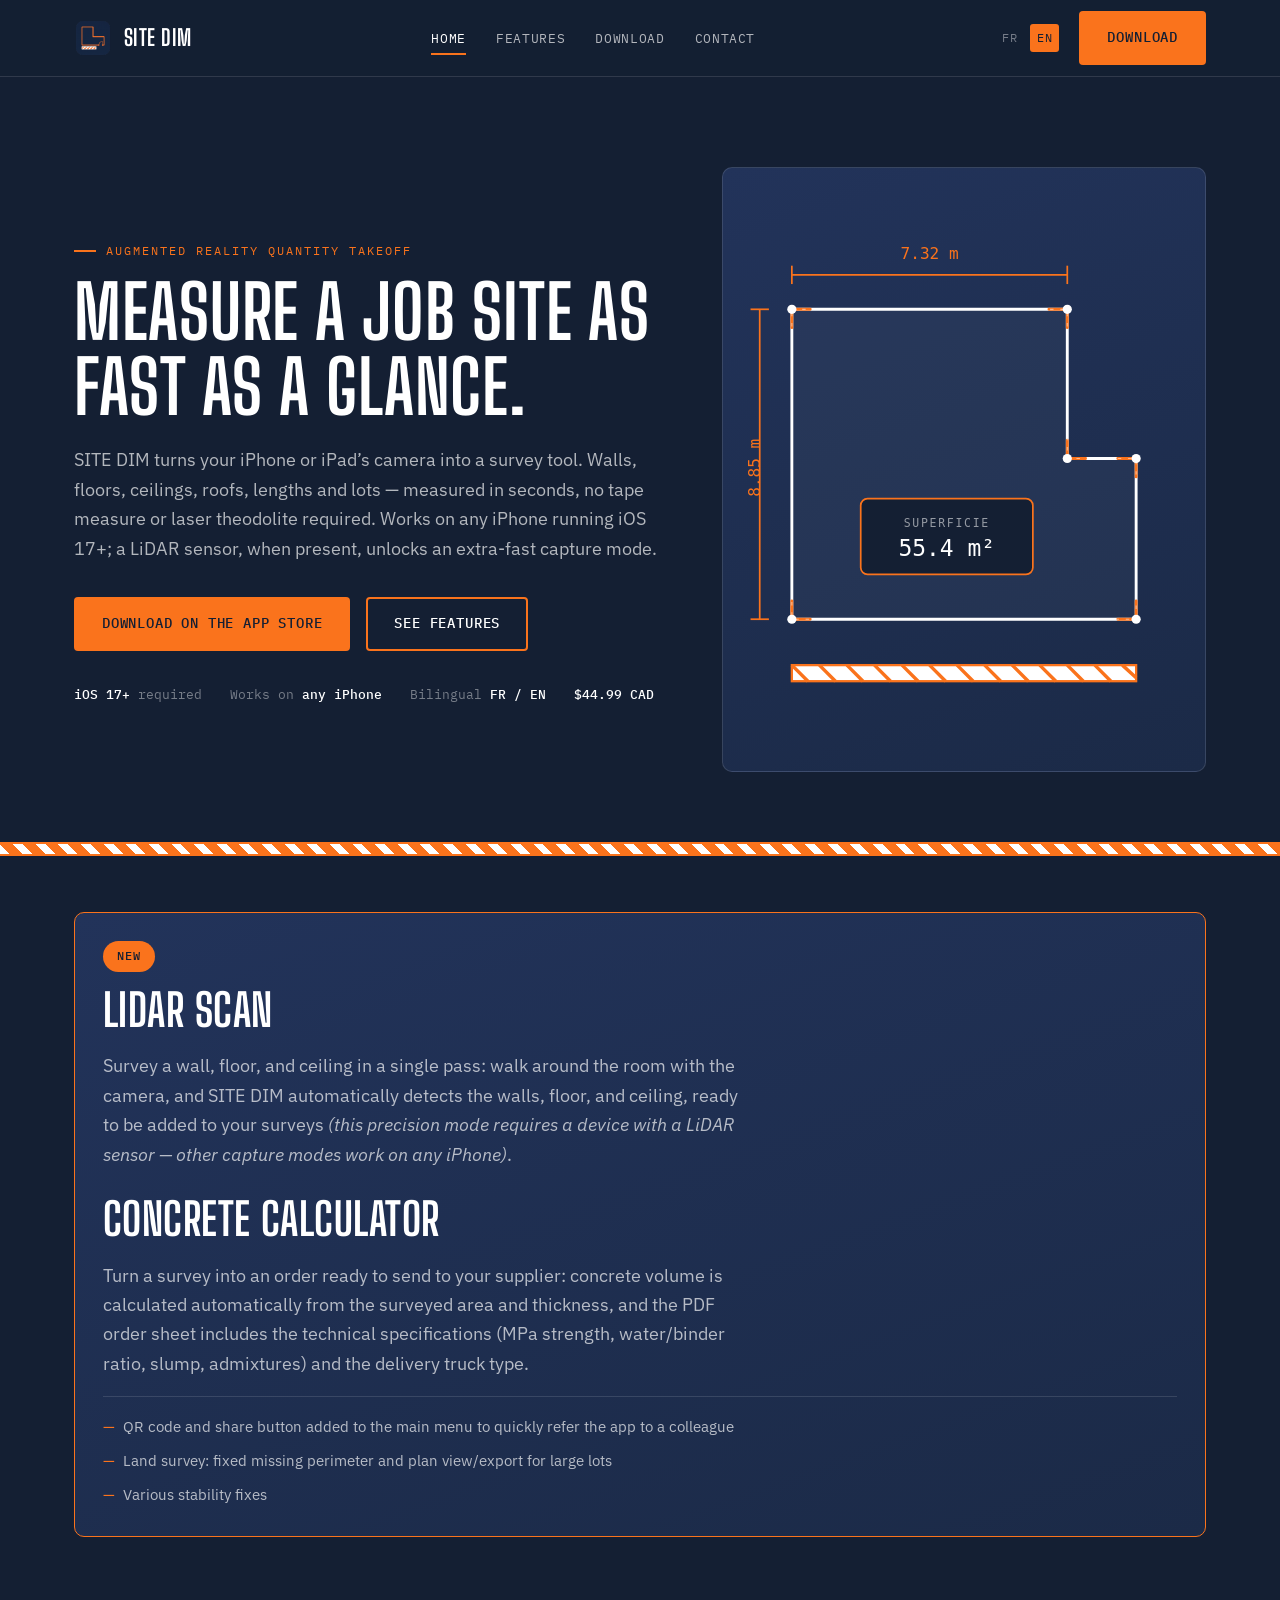
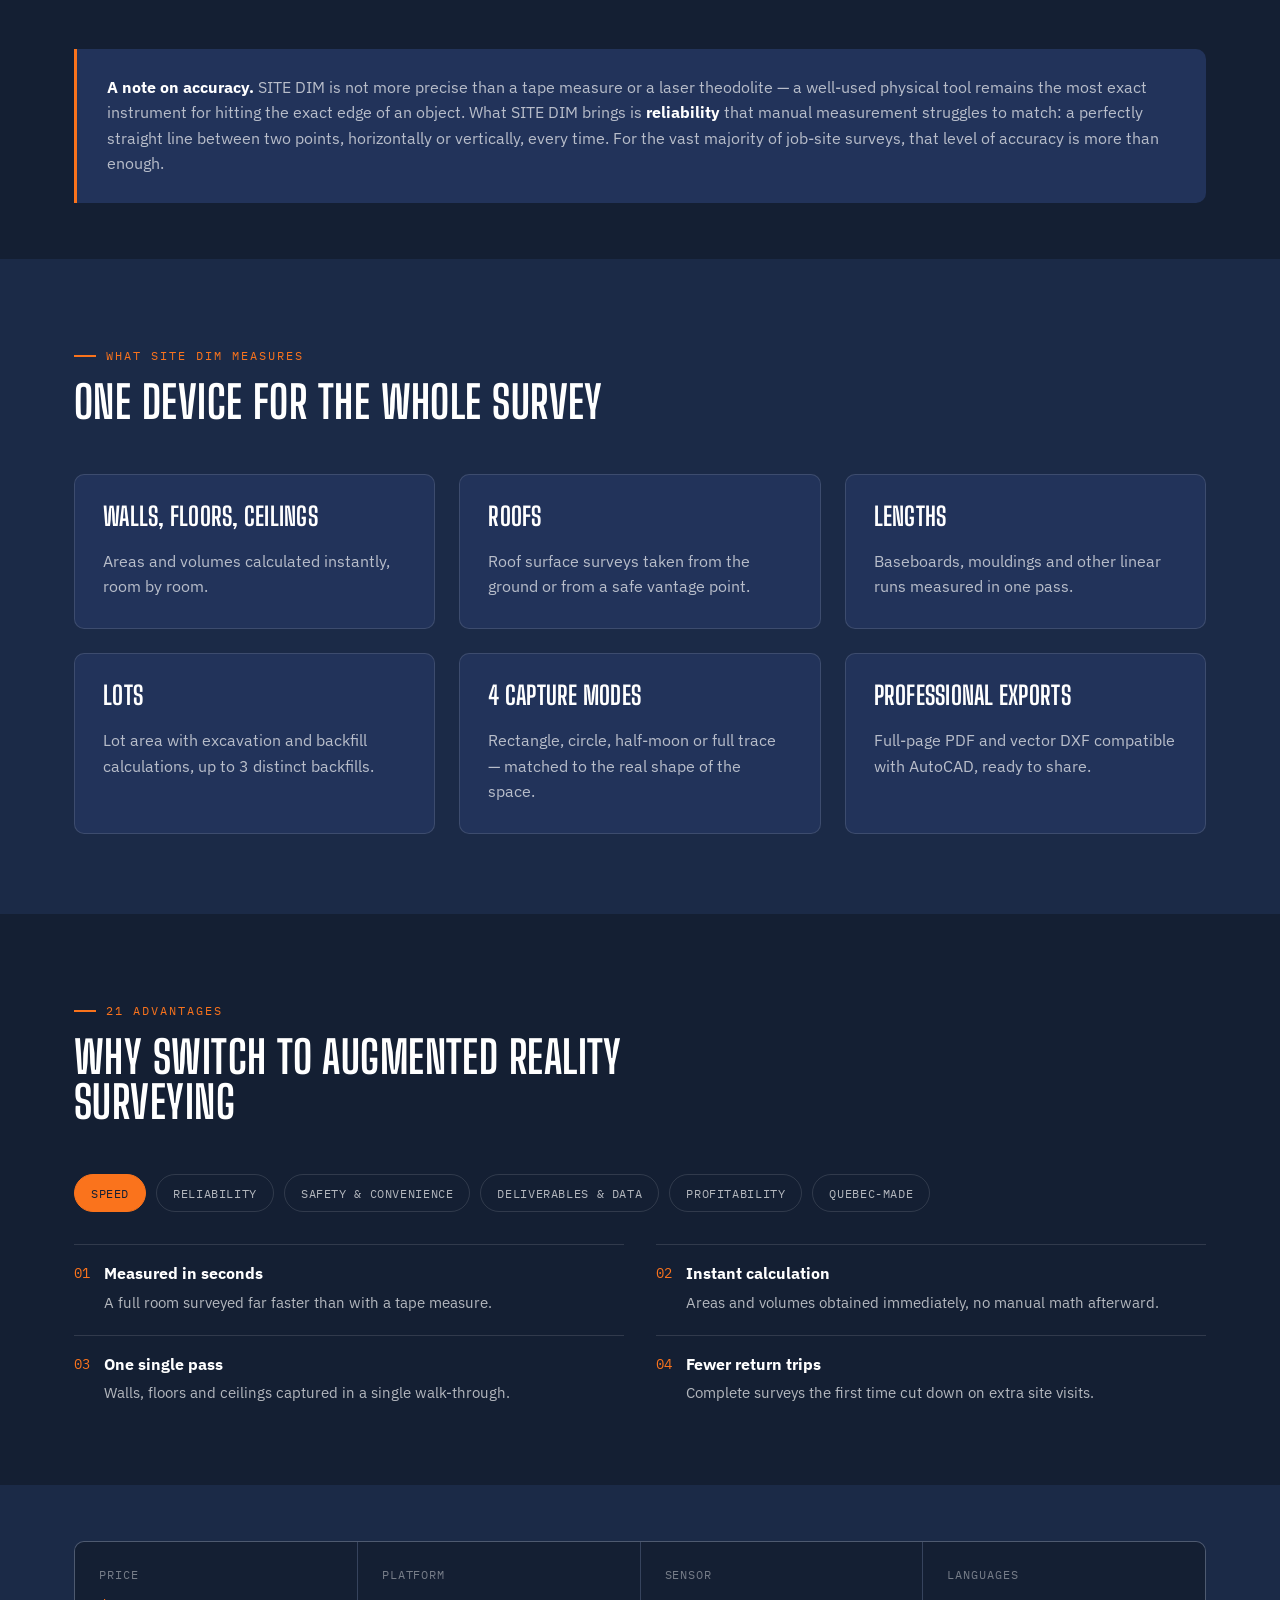
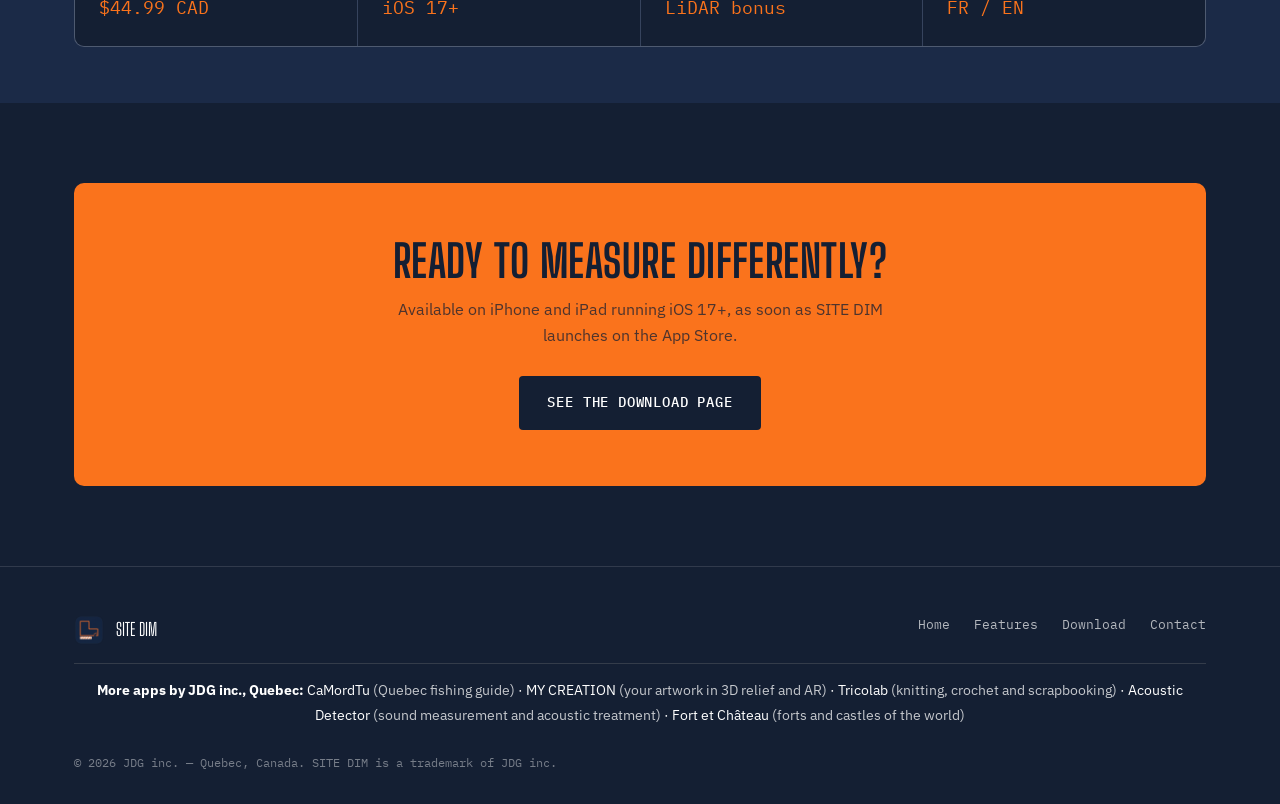
<file: index.html>
<!DOCTYPE html>
<html lang="fr">
<head>
<meta charset="UTF-8">
<meta http-equiv="refresh" content="0; url=fr/index.html">
<title>SITE DIM</title>
<script>
  (function () {
    var lang = (navigator.language || "fr").toLowerCase();
    var dest = lang.indexOf("fr") === 0 ? "fr/index.html" : "en/index.html";
    window.location.replace(dest);
  })();
</script>
</head>
<body>
  <p><a href="fr/index.html">Français</a> — <a href="en/index.html">English</a></p>
</body>
</html>
</file>
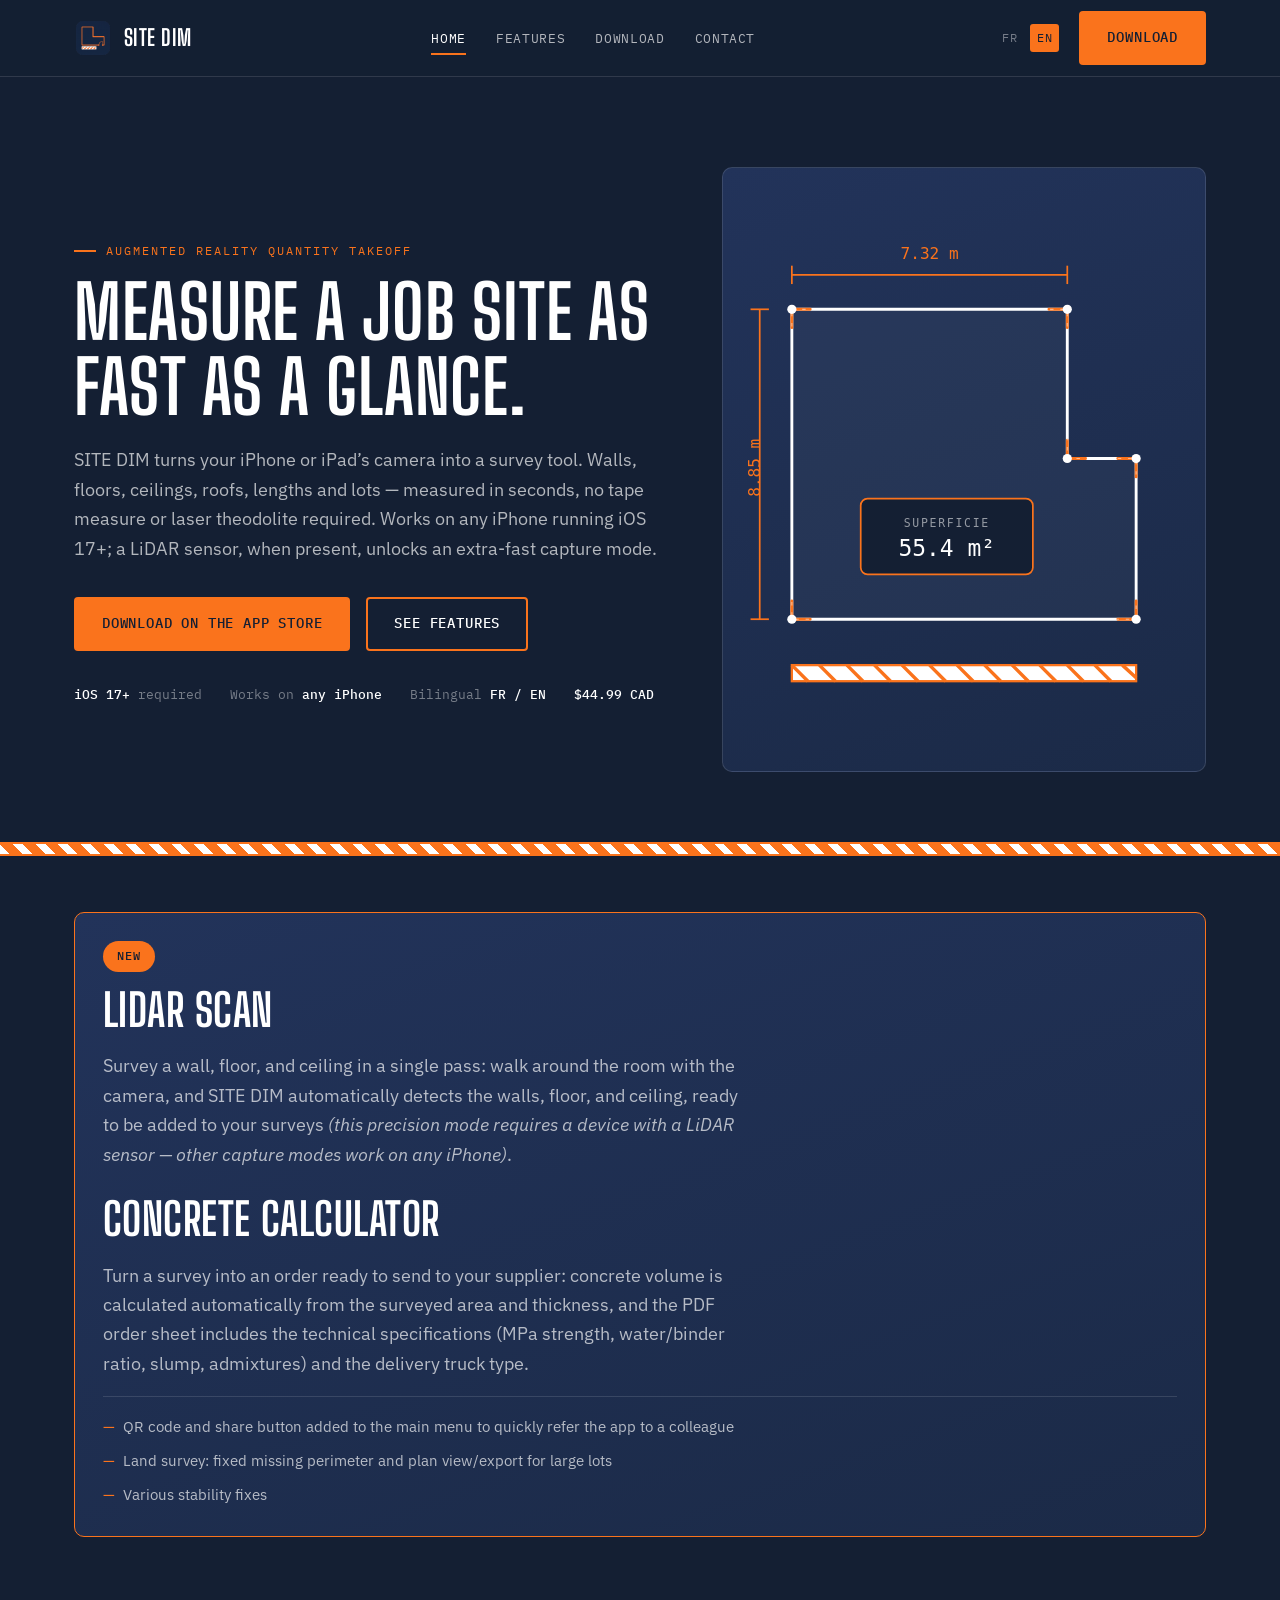
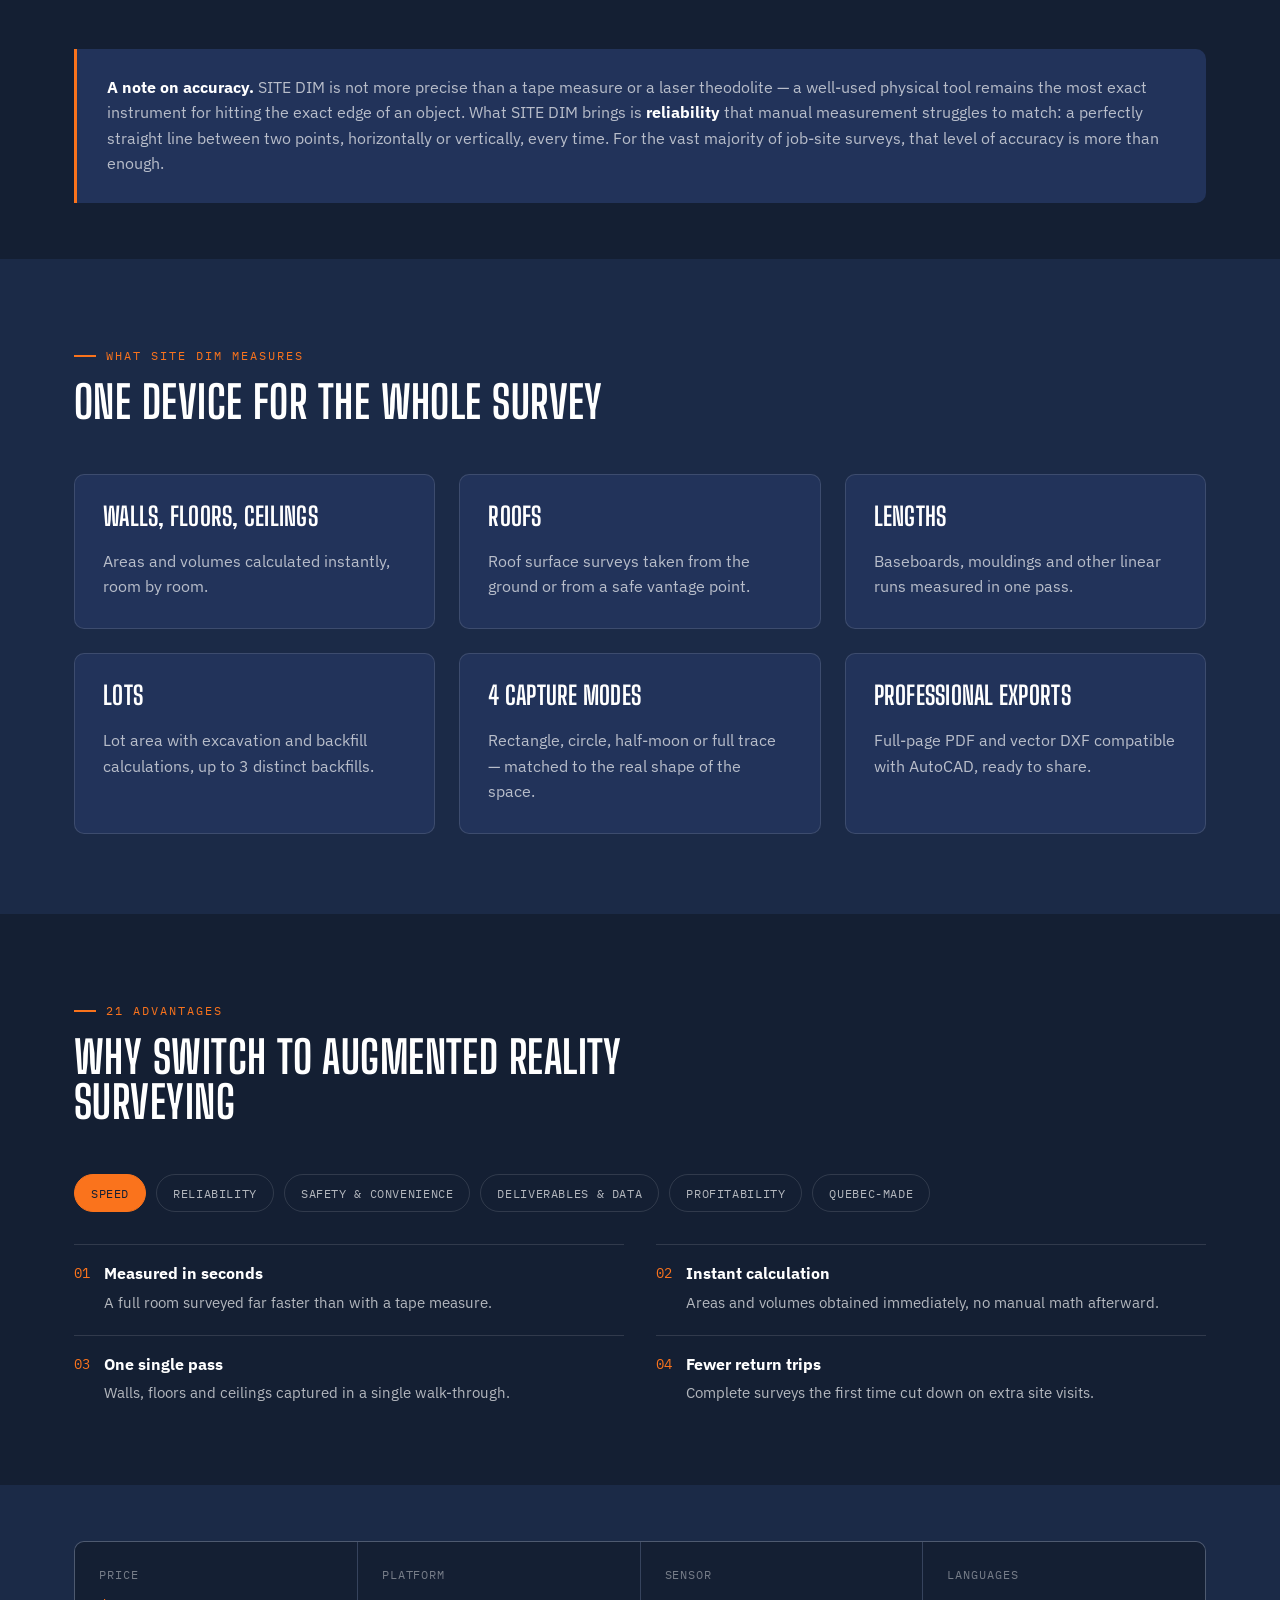
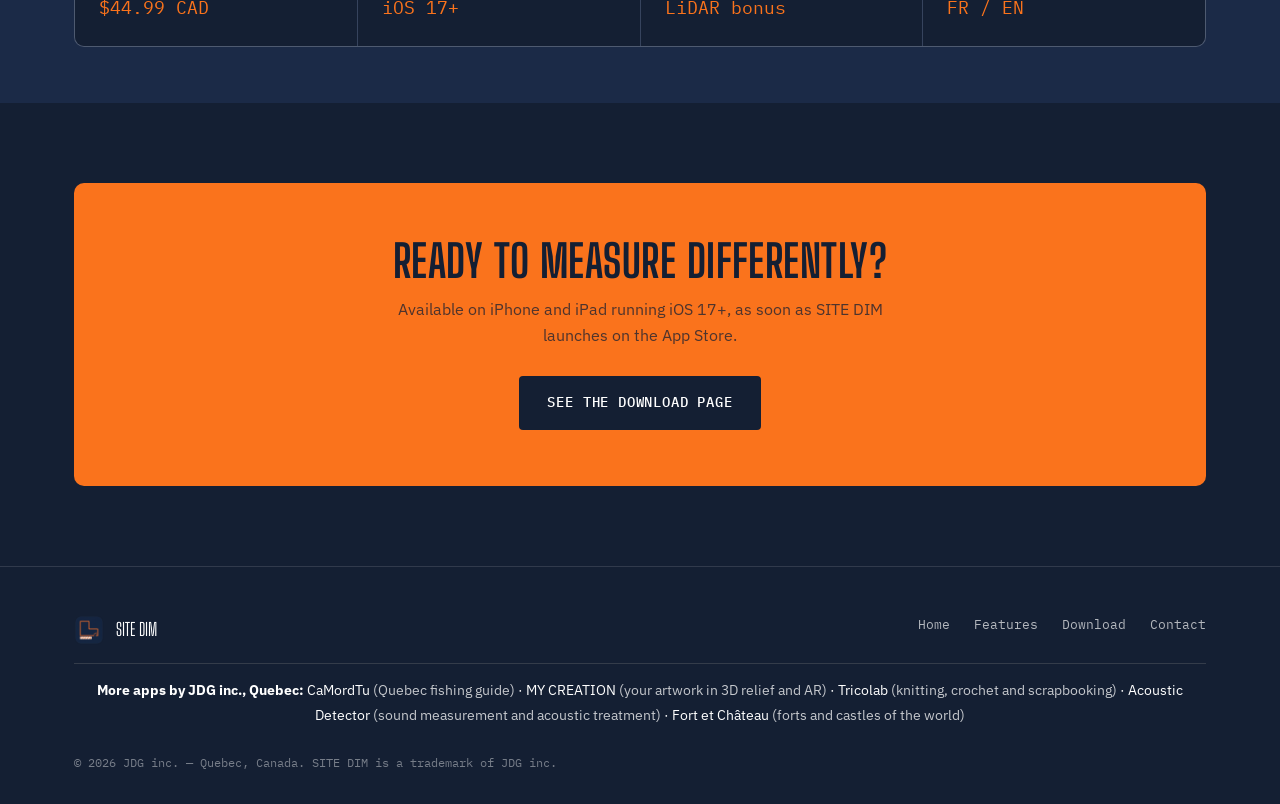
<file: en/index.html>
<!DOCTYPE html>
<html lang="en">
<head>
<meta charset="UTF-8">
<meta name="viewport" content="width=device-width, initial-scale=1">
<title>SITE DIM — Augmented Reality Quantity Takeoff</title>
<meta name="description" content="SITE DIM measures walls, floors, ceilings, roofs and lots using augmented reality and LiDAR on iPhone/iPad. Fast, reliable, PDF and DXF exports. An app by JDG inc., Quebec.">
<link rel="canonical" href="https://sitedim.netlify.app/en/">
<link rel="alternate" hreflang="fr" href="https://sitedim.netlify.app/fr/">
<link rel="alternate" hreflang="en" href="https://sitedim.netlify.app/en/">
<link rel="alternate" hreflang="x-default" href="https://sitedim.netlify.app/fr/">

<meta property="og:type" content="website">
<meta property="og:site_name" content="SITE DIM">
<meta property="og:title" content="SITE DIM — Augmented Reality Quantity Takeoff">
<meta property="og:description" content="SITE DIM measures walls, floors, ceilings, roofs and lots using augmented reality and LiDAR on iPhone/iPad. Fast, reliable, PDF and DXF exports. An app by JDG inc., Quebec.">
<meta property="og:url" content="https://sitedim.netlify.app/en/">
<meta property="og:image" content="https://sitedim.netlify.app/assets/img/og-image-en.png">
<meta property="og:image:width" content="1200">
<meta property="og:image:height" content="630">
<meta property="og:locale" content="en_CA">
<meta property="og:locale:alternate" content="fr_CA">

<meta name="twitter:card" content="summary_large_image">
<meta name="twitter:title" content="SITE DIM — Augmented Reality Quantity Takeoff">
<meta name="twitter:description" content="SITE DIM measures walls, floors, ceilings, roofs and lots using augmented reality and LiDAR on iPhone/iPad. Fast, reliable, PDF and DXF exports. An app by JDG inc., Quebec.">
<meta name="twitter:image" content="https://sitedim.netlify.app/assets/img/og-image-en.png">

<script type="application/ld+json">
{
  "@context": "https://schema.org",
  "@type": "MobileApplication",
  "name": "SITE DIM",
  "operatingSystem": "iOS 17+",
  "applicationCategory": "BusinessApplication",
  "url": "https://sitedim.netlify.app/en/",
  "description": "SITE DIM measures walls, floors, ceilings, roofs and lots using augmented reality and LiDAR on iPhone/iPad.",
  "offers": {
    "@type": "Offer",
    "price": "44.99",
    "priceCurrency": "CAD"
  },
  "publisher": {
    "@type": "Organization",
    "name": "JDG inc.",
    "address": {
      "@type": "PostalAddress",
      "addressRegion": "Quebec",
      "addressCountry": "CA"
    }
  },
  "sameAs": ["https://apps.apple.com/ca/app/site-dim/id6807966608"]
}
</script>
<link rel="icon" href="../assets/img/logo-mark.png">
<link rel="preconnect" href="https://fonts.googleapis.com">
<link rel="preconnect" href="https://fonts.gstatic.com" crossorigin>
<link href="https://fonts.googleapis.com/css2?family=Big+Shoulders+Display:wght@600;700;800&family=IBM+Plex+Sans:wght@400;500;600&family=IBM+Plex+Mono:wght@400;500&display=swap" rel="stylesheet">
<link rel="stylesheet" href="../assets/css/style.css">
</head>
<body>

<header class="site-header">
  <div class="container site-header__row">
    <a href="index.html" class="brand">
      <img src="../assets/img/logo-mark.png" alt="" class="brand-mark">
      Site Dim
    </a>
    <nav class="main-nav" id="main-nav">
      <ul class="main-nav__links">
        <li><a href="index.html" aria-current="page">Home</a></li>
        <li><a href="features.html">Features</a></li>
        <li><a href="download.html">Download</a></li>
        <li><a href="contact.html">Contact</a></li>
      </ul>
    </nav>
    <div class="header-actions">
      <div class="lang-switch">
        <a href="../fr/index.html">FR</a>
        <a href="index.html" class="active">EN</a>
      </div>
      <a href="download.html" class="btn btn--primary">Download</a>
      <button class="nav-toggle" aria-label="Menu" aria-expanded="false" aria-controls="main-nav">
        <span></span><span></span><span></span>
      </button>
    </div>
  </div>
</header>

<main>

  <section class="hero">
    <div class="container hero__grid">
      <div>
        <p class="eyebrow">Augmented reality quantity takeoff</p>
        <h1>Measure a job site as fast as a glance.</h1>
        <p class="lead">SITE DIM turns your iPhone or iPad&rsquo;s camera into a survey tool. Walls, floors, ceilings, roofs, lengths and lots — measured in seconds, no tape measure or laser theodolite required. Works on any iPhone running iOS 17+; a LiDAR sensor, when present, unlocks an extra-fast capture mode.</p>
        <div class="hero__actions">
          <a href="https://apps.apple.com/ca/app/site-dim/id6807966608?l=en-CA" class="btn btn--primary" target="_blank" rel="noopener">Download on the App Store</a>
          <a href="features.html" class="btn btn--outline">See features</a>
        </div>
        <div class="hero__meta">
          <span><strong>iOS 17+</strong> required</span>
          <span>Works on <strong>any iPhone</strong></span>
          <span>Bilingual <strong>FR / EN</strong></span>
          <span><strong>$44.99 CAD</strong></span>
        </div>
      </div>
      <div class="hero__visual">
        <img src="../assets/img/hero-plan.svg" alt="An L-shaped room survey with dimensions and area automatically calculated by SITE DIM">
      </div>
    </div>
  </section>

  <div class="ruler"></div>

  <section class="section--tight">
    <div class="container">
      <div class="card card--new">
        <span class="badge-new">New</span>
        <h2 style="margin-top: 16px;">LiDAR Scan</h2>
        <p class="lead" style="margin-bottom: 0;">Survey a wall, floor, and ceiling in a single pass: walk around the room with the camera, and SITE DIM automatically detects the walls, floor, and ceiling, ready to be added to your surveys <em>(this precision mode requires a device with a LiDAR sensor — other capture modes work on any iPhone)</em>.</p>
        <h2 style="margin-top: 28px;">Concrete calculator</h2>
        <p class="lead" style="margin-bottom: 0;">Turn a survey into an order ready to send to your supplier: concrete volume is calculated automatically from the surveyed area and thickness, and the PDF order sheet includes the technical specifications (MPa strength, water/binder ratio, slump, admixtures) and the delivery truck type.</p>
        <ul class="changelog-list">
          <li>QR code and share button added to the main menu to quickly refer the app to a colleague</li>
          <li>Land survey: fixed missing perimeter and plan view/export for large lots</li>
          <li>Various stability fixes</li>
        </ul>
      </div>
    </div>
  </section>

  <section class="section--tight">
    <div class="container">
      <div class="callout">
        <p><strong>A note on accuracy.</strong> SITE DIM is not more precise than a tape measure or a laser theodolite — a well-used physical tool remains the most exact instrument for hitting the exact edge of an object. What SITE DIM brings is <strong>reliability</strong> that manual measurement struggles to match: a perfectly straight line between two points, horizontally or vertically, every time. For the vast majority of job-site surveys, that level of accuracy is more than enough.</p>
      </div>
    </div>
  </section>

  <section class="section--alt">
    <div class="container">
      <div class="section-head">
        <p class="eyebrow">What SITE DIM measures</p>
        <h2>One device for the whole survey</h2>
      </div>
      <div class="grid-3">
        <div class="card card--feature">
          <h3>Walls, floors, ceilings</h3>
          <p>Areas and volumes calculated instantly, room by room.</p>
        </div>
        <div class="card card--feature">
          <h3>Roofs</h3>
          <p>Roof surface surveys taken from the ground or from a safe vantage point.</p>
        </div>
        <div class="card card--feature">
          <h3>Lengths</h3>
          <p>Baseboards, mouldings and other linear runs measured in one pass.</p>
        </div>
        <div class="card card--feature">
          <h3>Lots</h3>
          <p>Lot area with excavation and backfill calculations, up to 3 distinct backfills.</p>
        </div>
        <div class="card card--feature">
          <h3>4 capture modes</h3>
          <p>Rectangle, circle, half-moon or full trace — matched to the real shape of the space.</p>
        </div>
        <div class="card card--feature">
          <h3>Professional exports</h3>
          <p>Full-page PDF and vector DXF compatible with AutoCAD, ready to share.</p>
        </div>
      </div>
    </div>
  </section>

  <section id="advantages">
    <div class="container">
      <div class="section-head">
        <p class="eyebrow">21 advantages</p>
        <h2>Why switch to augmented reality surveying</h2>
      </div>

      <div class="theme-tabs" role="tablist">
        <button class="theme-tab active" data-theme="rapidite">Speed</button>
        <button class="theme-tab" data-theme="fiabilite">Reliability</button>
        <button class="theme-tab" data-theme="securite">Safety &amp; convenience</button>
        <button class="theme-tab" data-theme="livrables">Deliverables &amp; data</button>
        <button class="theme-tab" data-theme="rentabilite">Profitability</button>
        <button class="theme-tab" data-theme="quebec">Quebec-made</button>
      </div>

      <div class="theme-panel active" data-theme="rapidite">
        <ul class="advantage-list">
          <li><span class="num">01</span><div><strong>Measured in seconds</strong><p>A full room surveyed far faster than with a tape measure.</p></div></li>
          <li><span class="num">02</span><div><strong>Instant calculation</strong><p>Areas and volumes obtained immediately, no manual math afterward.</p></div></li>
          <li><span class="num">03</span><div><strong>One single pass</strong><p>Walls, floors and ceilings captured in a single walk-through.</p></div></li>
          <li><span class="num">04</span><div><strong>Fewer return trips</strong><p>Complete surveys the first time cut down on extra site visits.</p></div></li>
        </ul>
      </div>

      <div class="theme-panel" data-theme="fiabilite">
        <ul class="advantage-list">
          <li><span class="num">05</span><div><strong>A guaranteed straight line</strong><p>A perfectly straight line between two points, horizontally or vertically — hard to hold freehand with a tape measure over a long distance.</p></div></li>
          <li><span class="num">06</span><div><strong>Automatic corner squaring</strong><p>Corners are squared automatically, removing a frequent source of angle error.</p></div></li>
          <li><span class="num">07</span><div><strong>Accuracy that&rsquo;s enough</strong><p>Suited to the vast majority of everyday job-site surveys.</p></div></li>
          <li><span class="num">08</span><div><strong>Measurements recorded digitally</strong><p>Safe from a misread number or a transcription error on a notepad.</p></div></li>
        </ul>
      </div>

      <div class="theme-panel" data-theme="securite">
        <ul class="advantage-list">
          <li><span class="num">09</span><div><strong>Measure alone</strong><p>No need for a second person to hold the other end of the tape.</p></div></li>
          <li><span class="num">10</span><div><strong>Less climbing and reaching</strong><p>No need to climb or stretch a tape measure across long spans or heights.</p></div></li>
          <li><span class="num">11</span><div><strong>One device to bring</strong><p>An iPhone or iPad replaces a tape measure, laser theodolite and site notebook.</p></div></li>
        </ul>
      </div>

      <div class="theme-panel" data-theme="livrables">
        <ul class="advantage-list">
          <li><span class="num">12</span><div><strong>Full-page PDF export</strong><p>A document ready to share with a client, subcontractor or supplier.</p></div></li>
          <li><span class="num">13</span><div><strong>Vector DXF export</strong><p>Compatible with AutoCAD, usable directly in technical drawings.</p></div></li>
          <li><span class="num">14</span><div><strong>Metric and imperial together</strong><p>Both systems displayed at once, no manual conversion.</p></div></li>
          <li><span class="num">15</span><div><strong>Organized data</strong><p>All measurements from a project grouped and sorted automatically.</p></div></li>
        </ul>
      </div>

      <div class="theme-panel" data-theme="rentabilite">
        <ul class="advantage-list">
          <li><span class="num">16</span><div><strong>Time reinvested</strong><p>Less time spent measuring means more time bidding or building.</p></div></li>
          <li><span class="num">17</span><div><strong>Fewer ordering errors</strong><p>Reliable areas and volumes reduce material ordering mistakes.</p></div></li>
          <li><span class="num">18</span><div><strong>One tool does it all</strong><p>Replaces several specialized measuring instruments.</p></div></li>
        </ul>
      </div>

      <div class="theme-panel" data-theme="quebec">
        <ul class="advantage-list">
          <li><span class="num">19</span><div><strong>Designed in Quebec</strong><p>Developed by JDG inc. for the realities of the local job site.</p></div></li>
          <li><span class="num">20</span><div><strong>Bilingual from day one</strong><p>The app is fully available in French and English.</p></div></li>
          <li><span class="num">21</span><div><strong>Built with tradespeople</strong><p>Developed with local contractors and estimators.</p></div></li>
        </ul>
      </div>
    </div>
  </section>

  <section class="section--alt section--tight">
    <div class="container">
      <div class="specs">
        <div class="specs__item"><div class="label">Price</div><div class="value">$44.99 CAD</div></div>
        <div class="specs__item"><div class="label">Platform</div><div class="value">iOS 17+</div></div>
        <div class="specs__item"><div class="label">Sensor</div><div class="value">LiDAR bonus</div></div>
        <div class="specs__item"><div class="label">Languages</div><div class="value">FR / EN</div></div>
      </div>
    </div>
  </section>

  <section>
    <div class="container">
      <div class="cta-band">
        <h2>Ready to measure differently?</h2>
        <p>Available on iPhone and iPad running iOS 17+, as soon as SITE DIM launches on the App Store.</p>
        <a href="download.html" class="btn btn--primary">See the download page</a>
      </div>
    </div>
  </section>

</main>

<footer class="site-footer">
  <div class="container">
    <div class="site-footer__row">
      <a href="index.html" class="site-footer__brand">
        <img src="../assets/img/logo-mark.png" alt="" class="brand-mark">
        Site Dim
      </a>
      <nav>
        <ul>
          <li><a href="index.html">Home</a></li>
          <li><a href="features.html">Features</a></li>
          <li><a href="download.html">Download</a></li>
          <li><a href="contact.html">Contact</a></li>
        </ul>
      </nav>
    </div>
    <div class="jdg-apps" style="margin-top:18px;padding-top:14px;border-top:1px solid rgba(127,127,127,.3);font-size:.88em;line-height:1.8;text-align:center"><strong>More apps by JDG inc., Quebec:</strong> <a href="https://camordtu.netlify.app/en.html">CaMordTu</a> <span style="opacity:.75">(Quebec fishing guide)</span> · <a href="https://appmycreation.com/index-en.html">MY CREATION</a> <span style="opacity:.75">(your artwork in 3D relief and AR)</span> · <a href="https://tricolab.netlify.app/en/index.html">Tricolab</a> <span style="opacity:.75">(knitting, crochet and scrapbooking)</span> · <a href="https://acousticdetector.netlify.app/en/index.html">Acoustic Detector</a> <span style="opacity:.75">(sound measurement and acoustic treatment)</span> · <a href="https://apps.apple.com/ca/app/id6811432420?l=en-CA">Fort et Château</a> <span style="opacity:.75">(forts and castles of the world)</span></div>
<div class="site-footer__meta">
      &copy; 2026 JDG inc. — Quebec, Canada. SITE DIM is a trademark of JDG inc.
    </div>
  </div>
</footer>

<script src="../assets/js/main.js"></script>
</body>
</html>
</file>
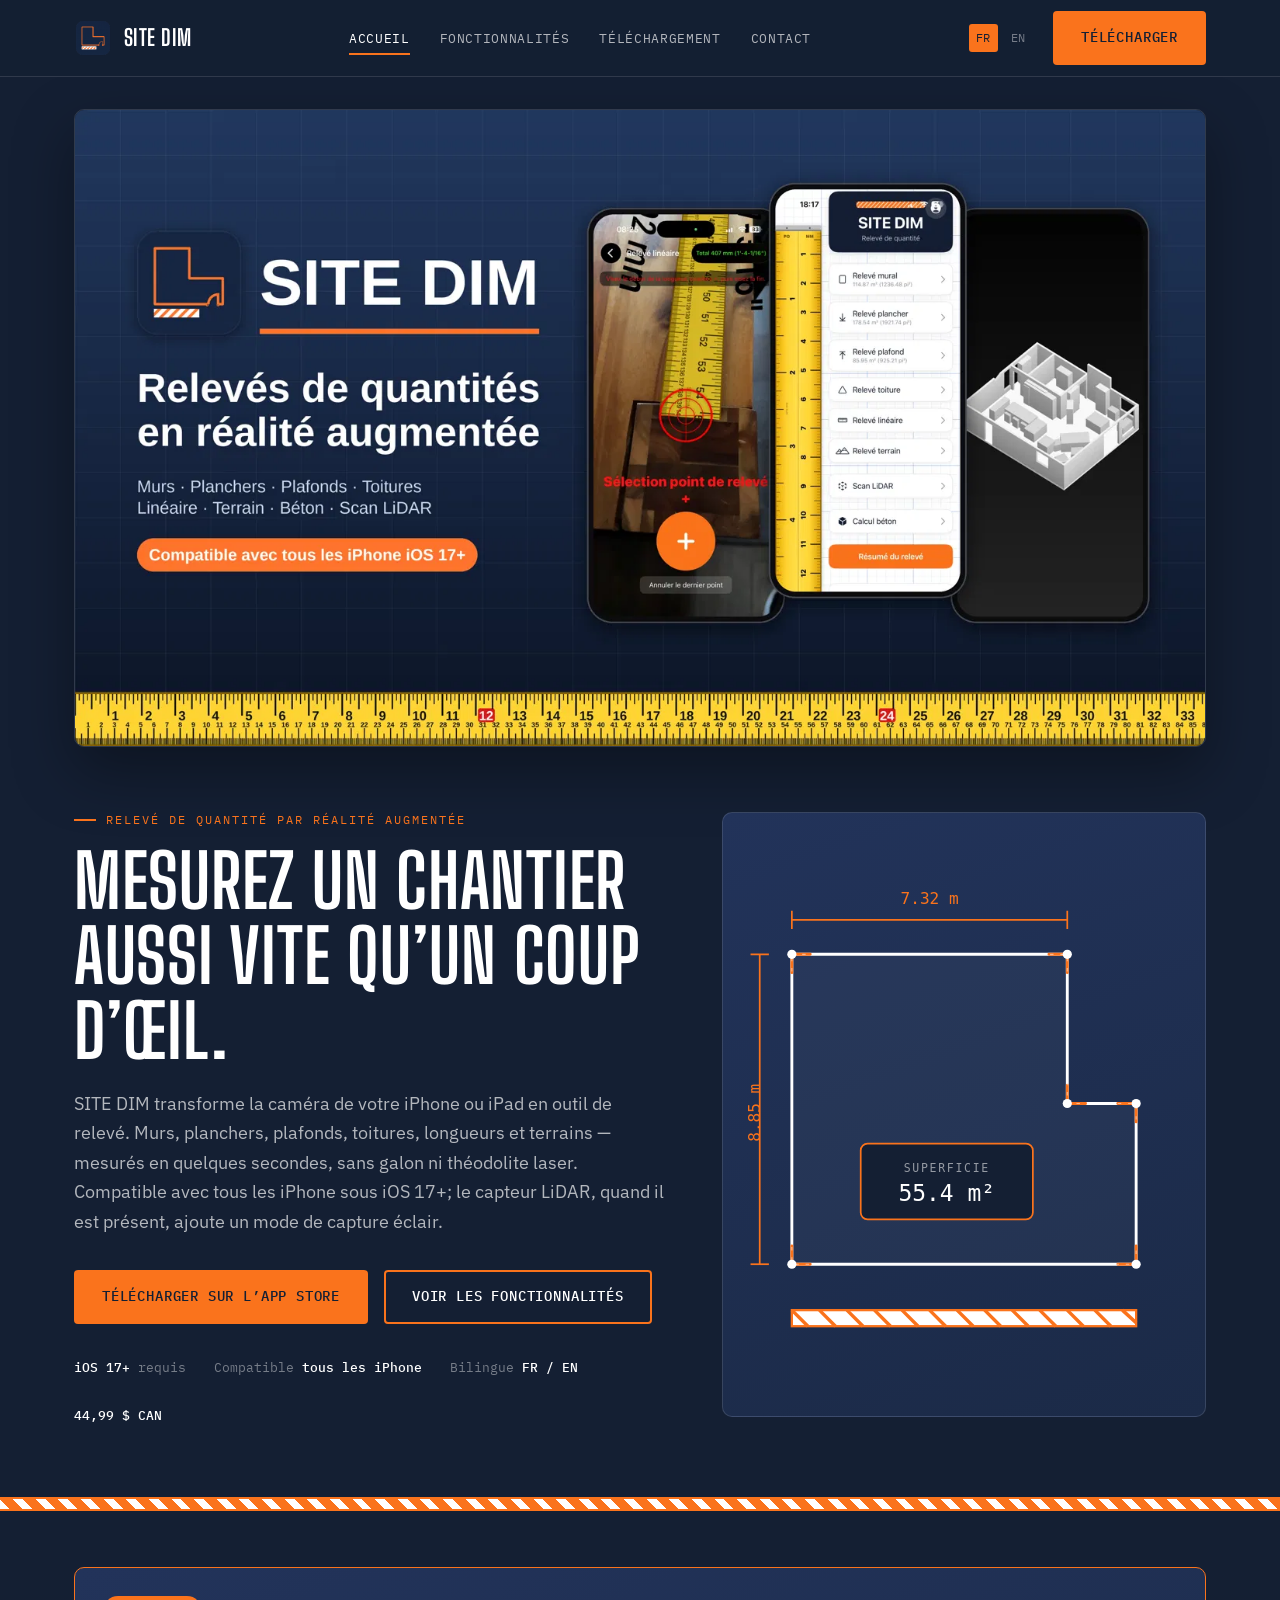
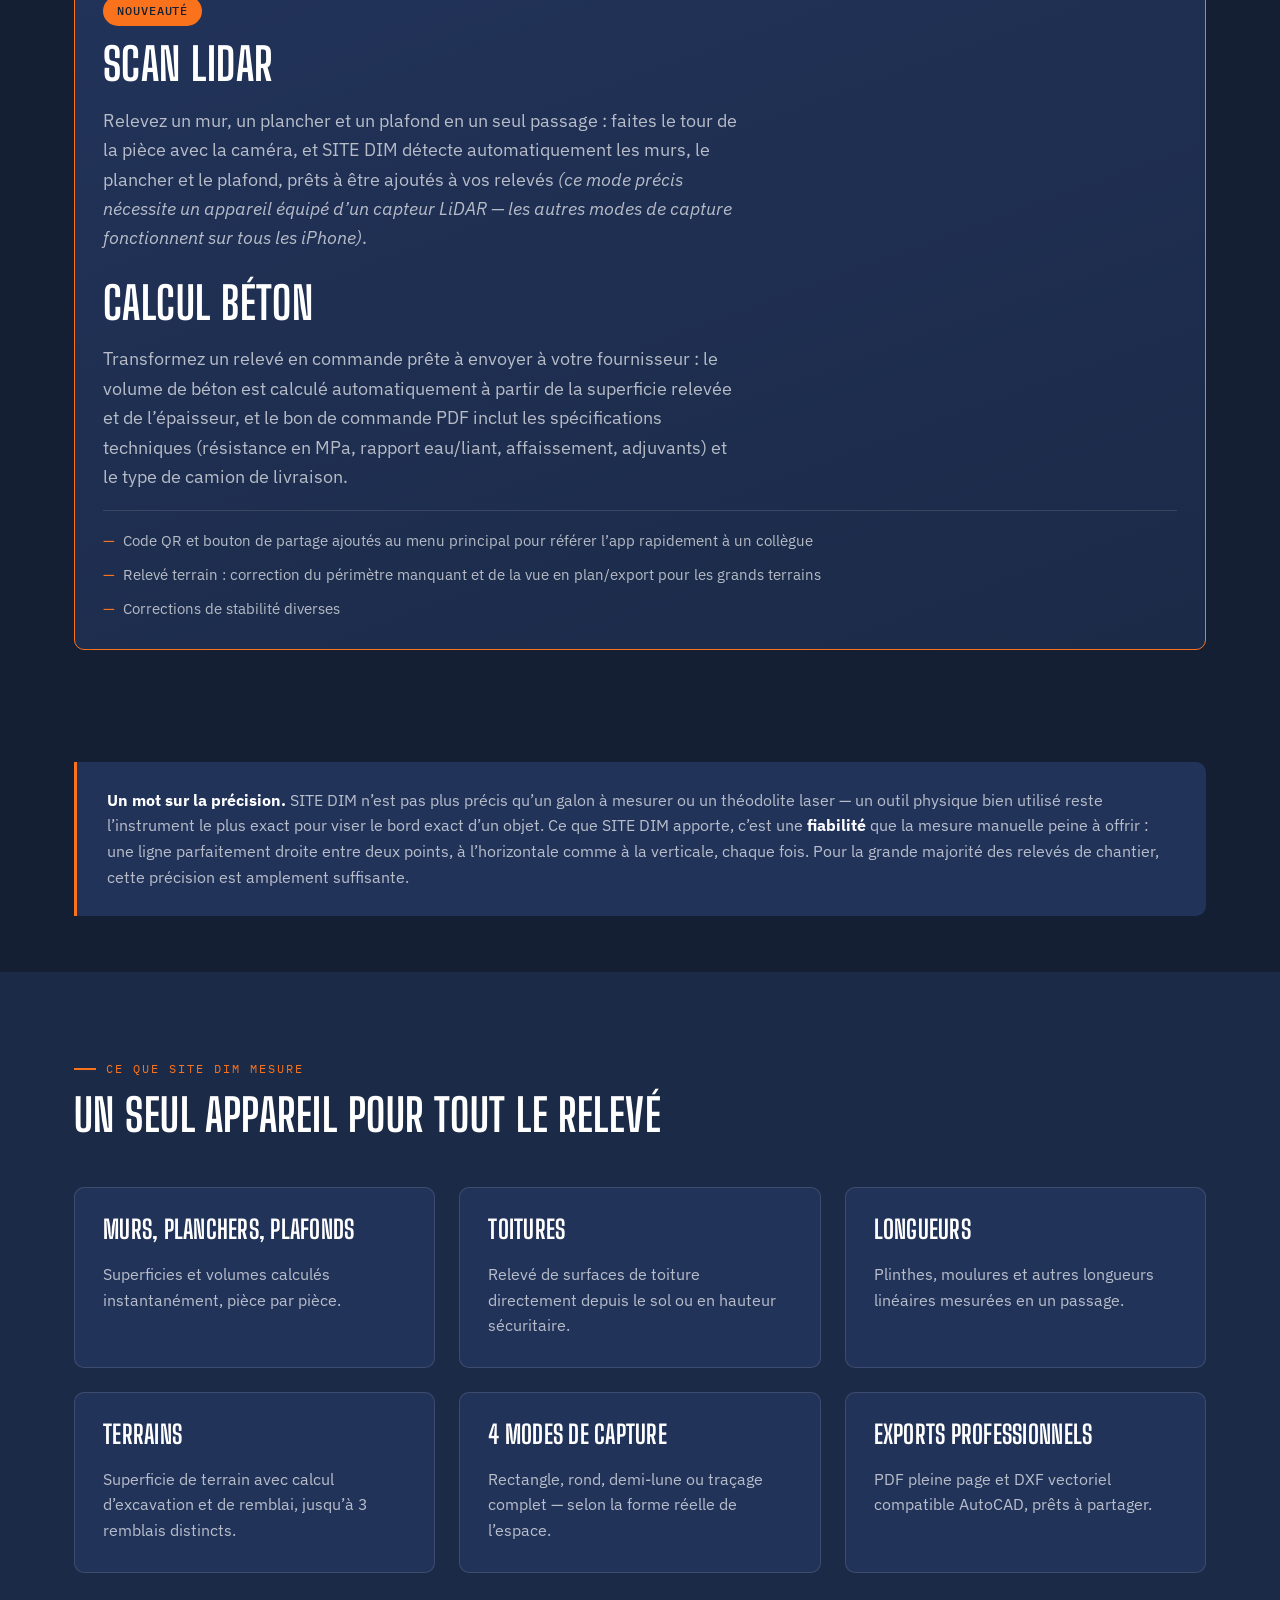
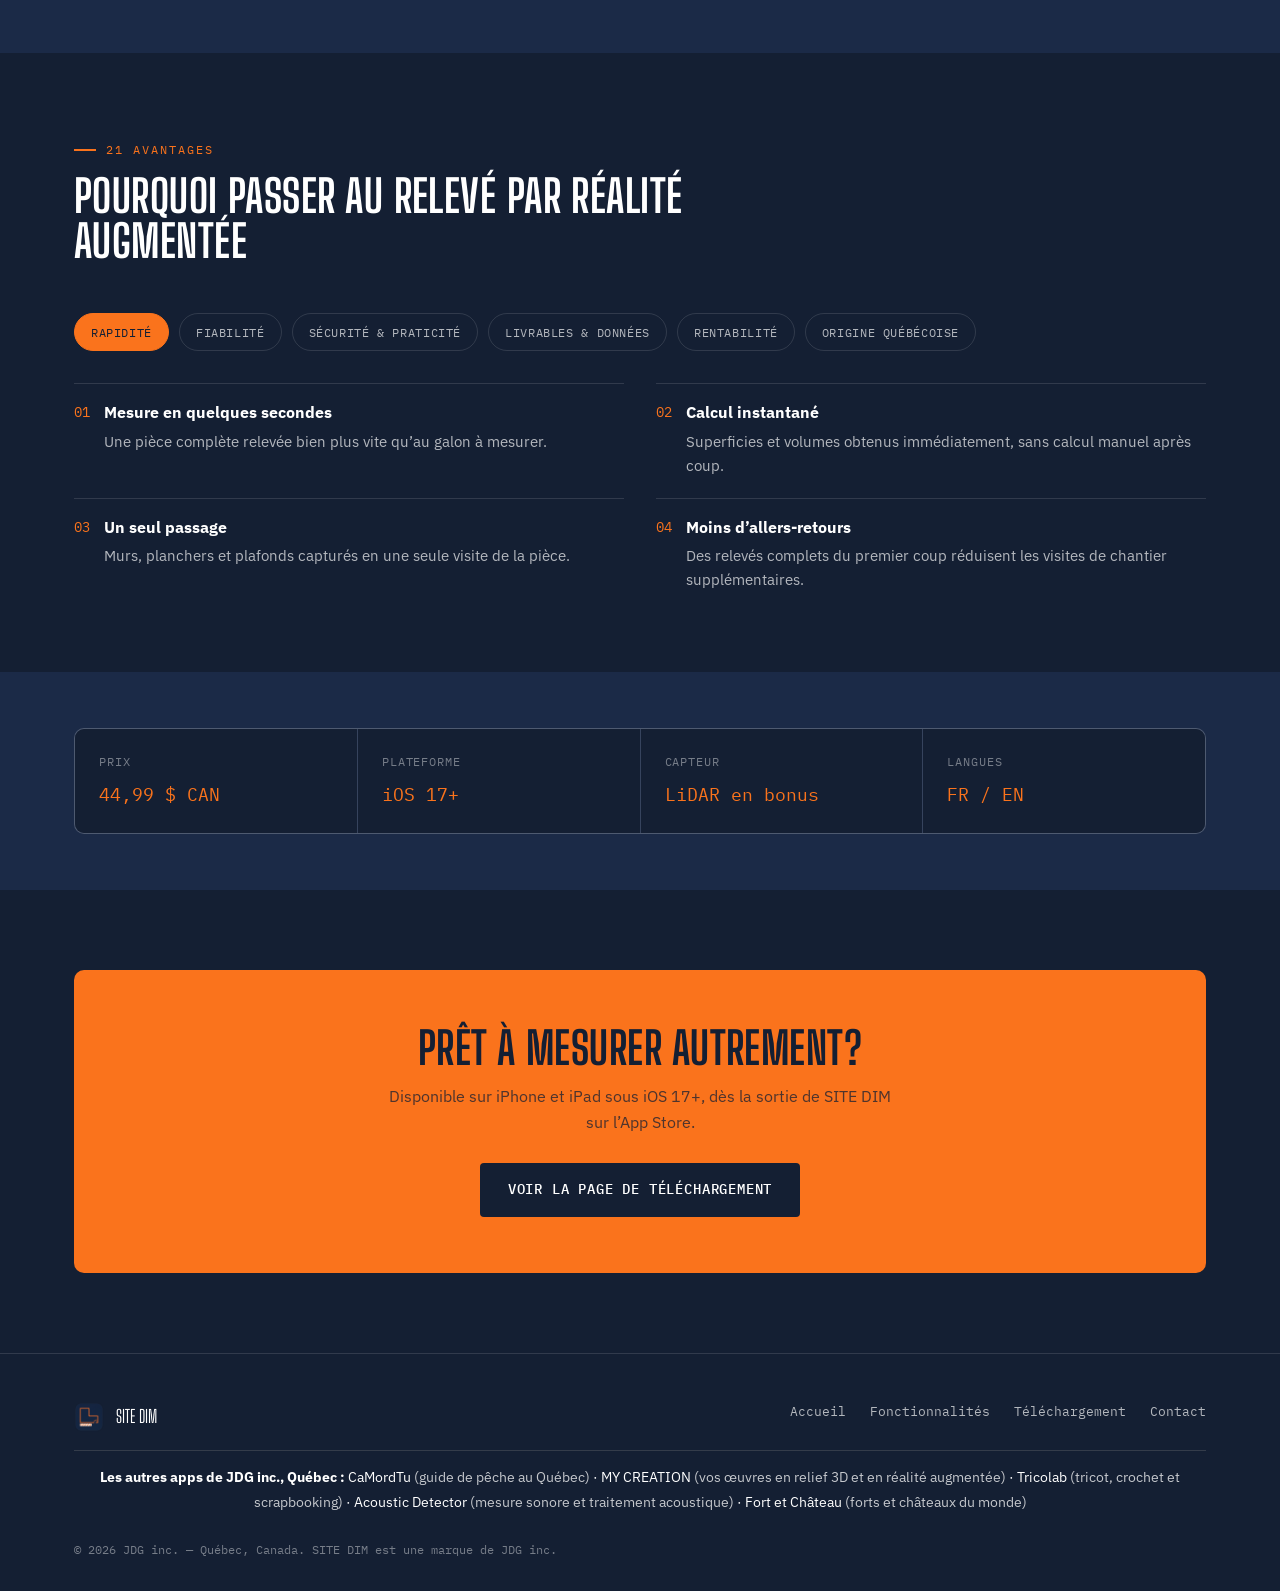
<file: fr/index.html>
<!DOCTYPE html>
<html lang="fr">
<head>
<meta charset="UTF-8">
<meta name="viewport" content="width=device-width, initial-scale=1">
<title>SITE DIM — Relevé de quantité par réalité augmentée</title>
<meta name="description" content="SITE DIM mesure murs, planchers, plafonds, toitures et terrains par réalité augmentée et LiDAR sur iPhone/iPad. Rapide, fiable, exports PDF et DXF. Une application JDG inc., Québec.">
<link rel="canonical" href="https://sitedim.netlify.app/fr/">
<link rel="alternate" hreflang="fr" href="https://sitedim.netlify.app/fr/">
<link rel="alternate" hreflang="en" href="https://sitedim.netlify.app/en/">
<link rel="alternate" hreflang="x-default" href="https://sitedim.netlify.app/fr/">

<meta property="og:type" content="website">
<meta property="og:site_name" content="SITE DIM">
<meta property="og:title" content="SITE DIM — Relevé de quantité par réalité augmentée">
<meta property="og:description" content="SITE DIM mesure murs, planchers, plafonds, toitures et terrains par réalité augmentée et LiDAR sur iPhone/iPad. Rapide, fiable, exports PDF et DXF. Une application JDG inc., Québec.">
<meta property="og:url" content="https://sitedim.netlify.app/fr/">
<meta property="og:image" content="https://sitedim.netlify.app/assets/img/og-image-fr.png">
<meta property="og:image:width" content="1200">
<meta property="og:image:height" content="630">
<meta property="og:locale" content="fr_CA">
<meta property="og:locale:alternate" content="en_CA">

<meta name="twitter:card" content="summary_large_image">
<meta name="twitter:title" content="SITE DIM — Relevé de quantité par réalité augmentée">
<meta name="twitter:description" content="SITE DIM mesure murs, planchers, plafonds, toitures et terrains par réalité augmentée et LiDAR sur iPhone/iPad. Rapide, fiable, exports PDF et DXF. Une application JDG inc., Québec.">
<meta name="twitter:image" content="https://sitedim.netlify.app/assets/img/og-image-fr.png">

<script type="application/ld+json">
{
  "@context": "https://schema.org",
  "@type": "MobileApplication",
  "name": "SITE DIM",
  "operatingSystem": "iOS 17+",
  "applicationCategory": "BusinessApplication",
  "url": "https://sitedim.netlify.app/fr/",
  "description": "SITE DIM mesure murs, planchers, plafonds, toitures et terrains par r\u00e9alit\u00e9 augment\u00e9e et LiDAR sur iPhone/iPad.",
  "offers": {
    "@type": "Offer",
    "price": "44.99",
    "priceCurrency": "CAD"
  },
  "publisher": {
    "@type": "Organization",
    "name": "JDG inc.",
    "address": {
      "@type": "PostalAddress",
      "addressRegion": "Qu\u00e9bec",
      "addressCountry": "CA"
    }
  },
  "sameAs": ["https://apps.apple.com/ca/app/site-dim/id6807966608"]
}
</script>
<link rel="icon" href="../assets/img/logo-mark.png">
<link rel="preconnect" href="https://fonts.googleapis.com">
<link rel="preconnect" href="https://fonts.gstatic.com" crossorigin>
<link href="https://fonts.googleapis.com/css2?family=Big+Shoulders+Display:wght@600;700;800&family=IBM+Plex+Sans:wght@400;500;600&family=IBM+Plex+Mono:wght@400;500&display=swap" rel="stylesheet">
<link rel="stylesheet" href="../assets/css/style.css">
</head>
<body>

<header class="site-header">
  <div class="container site-header__row">
    <a href="index.html" class="brand">
      <img src="../assets/img/logo-mark.png" alt="" class="brand-mark">
      Site Dim
    </a>
    <nav class="main-nav" id="main-nav">
      <ul class="main-nav__links">
        <li><a href="index.html" aria-current="page">Accueil</a></li>
        <li><a href="fonctionnalites.html">Fonctionnalités</a></li>
        <li><a href="telechargement.html">Téléchargement</a></li>
        <li><a href="contact.html">Contact</a></li>
      </ul>
    </nav>
    <div class="header-actions">
      <div class="lang-switch">
        <a href="index.html" class="active">FR</a>
        <a href="../en/index.html">EN</a>
      </div>
      <a href="telechargement.html" class="btn btn--primary">Télécharger</a>
      <button class="nav-toggle" aria-label="Menu" aria-expanded="false" aria-controls="main-nav">
        <span></span><span></span><span></span>
      </button>
    </div>
  </div>
</header>

<main>

  <section class="top-banner">
    <div class="container">
      <img src="../assets/img/banniere-accueil-fr.webp" width="1456" height="819" fetchpriority="high"
           alt="SITE DIM — Relevés de quantités en réalité augmentée : murs, planchers, plafonds, toitures, linéaire, terrain, béton et Scan LiDAR. Compatible avec tous les iPhone iOS 17+.">
    </div>
  </section>

  <section class="hero">
    <div class="container hero__grid">
      <div>
        <p class="eyebrow">Relevé de quantité par réalité augmentée</p>
        <h1>Mesurez un chantier aussi vite qu&rsquo;un coup d&rsquo;œil.</h1>
        <p class="lead">SITE DIM transforme la caméra de votre iPhone ou iPad en outil de relevé. Murs, planchers, plafonds, toitures, longueurs et terrains — mesurés en quelques secondes, sans galon ni théodolite laser. Compatible avec tous les iPhone sous iOS 17+; le capteur LiDAR, quand il est présent, ajoute un mode de capture éclair.</p>
        <div class="hero__actions">
          <a href="https://apps.apple.com/ca/app/site-dim/id6807966608?l=fr-CA" class="btn btn--primary" target="_blank" rel="noopener">Télécharger sur l&rsquo;App Store</a>
          <a href="fonctionnalites.html" class="btn btn--outline">Voir les fonctionnalités</a>
        </div>
        <div class="hero__meta">
          <span><strong>iOS 17+</strong> requis</span>
          <span>Compatible <strong>tous les iPhone</strong></span>
          <span>Bilingue <strong>FR / EN</strong></span>
          <span><strong>44,99 $ CAN</strong></span>
        </div>
      </div>
      <div class="hero__visual">
        <img src="../assets/img/hero-plan.svg" alt="Relevé d&rsquo;une pièce en L avec dimensions et superficie calculées automatiquement par SITE DIM">
      </div>
    </div>
  </section>

  <div class="ruler"></div>

  <section class="section--tight">
    <div class="container">
      <div class="card card--new">
        <span class="badge-new">Nouveauté</span>
        <h2 style="margin-top: 16px;">Scan LiDAR</h2>
        <p class="lead" style="margin-bottom: 0;">Relevez un mur, un plancher et un plafond en un seul passage&nbsp;: faites le tour de la pièce avec la caméra, et SITE DIM détecte automatiquement les murs, le plancher et le plafond, prêts à être ajoutés à vos relevés <em>(ce mode précis nécessite un appareil équipé d&rsquo;un capteur LiDAR — les autres modes de capture fonctionnent sur tous les iPhone)</em>.</p>
        <h2 style="margin-top: 28px;">Calcul béton</h2>
        <p class="lead" style="margin-bottom: 0;">Transformez un relevé en commande prête à envoyer à votre fournisseur&nbsp;: le volume de béton est calculé automatiquement à partir de la superficie relevée et de l&rsquo;épaisseur, et le bon de commande PDF inclut les spécifications techniques (résistance en MPa, rapport eau/liant, affaissement, adjuvants) et le type de camion de livraison.</p>
        <ul class="changelog-list">
          <li>Code QR et bouton de partage ajoutés au menu principal pour référer l&rsquo;app rapidement à un collègue</li>
          <li>Relevé terrain&nbsp;: correction du périmètre manquant et de la vue en plan/export pour les grands terrains</li>
          <li>Corrections de stabilité diverses</li>
        </ul>
      </div>
    </div>
  </section>

  <section class="section--tight">
    <div class="container">
      <div class="callout">
        <p><strong>Un mot sur la précision.</strong> SITE DIM n&rsquo;est pas plus précis qu&rsquo;un galon à mesurer ou un théodolite laser — un outil physique bien utilisé reste l&rsquo;instrument le plus exact pour viser le bord exact d&rsquo;un objet. Ce que SITE DIM apporte, c&rsquo;est une <strong>fiabilité</strong> que la mesure manuelle peine à offrir&nbsp;: une ligne parfaitement droite entre deux points, à l&rsquo;horizontale comme à la verticale, chaque fois. Pour la grande majorité des relevés de chantier, cette précision est amplement suffisante.</p>
      </div>
    </div>
  </section>

  <section class="section--alt">
    <div class="container">
      <div class="section-head">
        <p class="eyebrow">Ce que SITE DIM mesure</p>
        <h2>Un seul appareil pour tout le relevé</h2>
      </div>
      <div class="grid-3">
        <div class="card card--feature">
          <h3>Murs, planchers, plafonds</h3>
          <p>Superficies et volumes calculés instantanément, pièce par pièce.</p>
        </div>
        <div class="card card--feature">
          <h3>Toitures</h3>
          <p>Relevé de surfaces de toiture directement depuis le sol ou en hauteur sécuritaire.</p>
        </div>
        <div class="card card--feature">
          <h3>Longueurs</h3>
          <p>Plinthes, moulures et autres longueurs linéaires mesurées en un passage.</p>
        </div>
        <div class="card card--feature">
          <h3>Terrains</h3>
          <p>Superficie de terrain avec calcul d&rsquo;excavation et de remblai, jusqu&rsquo;à 3 remblais distincts.</p>
        </div>
        <div class="card card--feature">
          <h3>4 modes de capture</h3>
          <p>Rectangle, rond, demi-lune ou traçage complet — selon la forme réelle de l&rsquo;espace.</p>
        </div>
        <div class="card card--feature">
          <h3>Exports professionnels</h3>
          <p>PDF pleine page et DXF vectoriel compatible AutoCAD, prêts à partager.</p>
        </div>
      </div>
    </div>
  </section>

  <section id="avantages">
    <div class="container">
      <div class="section-head">
        <p class="eyebrow">21 avantages</p>
        <h2>Pourquoi passer au relevé par réalité augmentée</h2>
      </div>

      <div class="theme-tabs" role="tablist">
        <button class="theme-tab active" data-theme="rapidite">Rapidité</button>
        <button class="theme-tab" data-theme="fiabilite">Fiabilité</button>
        <button class="theme-tab" data-theme="securite">Sécurité &amp; praticité</button>
        <button class="theme-tab" data-theme="livrables">Livrables &amp; données</button>
        <button class="theme-tab" data-theme="rentabilite">Rentabilité</button>
        <button class="theme-tab" data-theme="quebec">Origine québécoise</button>
      </div>

      <div class="theme-panel active" data-theme="rapidite">
        <ul class="advantage-list">
          <li><span class="num">01</span><div><strong>Mesure en quelques secondes</strong><p>Une pièce complète relevée bien plus vite qu&rsquo;au galon à mesurer.</p></div></li>
          <li><span class="num">02</span><div><strong>Calcul instantané</strong><p>Superficies et volumes obtenus immédiatement, sans calcul manuel après coup.</p></div></li>
          <li><span class="num">03</span><div><strong>Un seul passage</strong><p>Murs, planchers et plafonds capturés en une seule visite de la pièce.</p></div></li>
          <li><span class="num">04</span><div><strong>Moins d&rsquo;allers-retours</strong><p>Des relevés complets du premier coup réduisent les visites de chantier supplémentaires.</p></div></li>
        </ul>
      </div>

      <div class="theme-panel" data-theme="fiabilite">
        <ul class="advantage-list">
          <li><span class="num">05</span><div><strong>Ligne droite garantie</strong><p>Une ligne parfaitement droite entre deux points, à l&rsquo;horizontale comme à la verticale — difficile à tenir à main levée avec un galon sur une longue distance.</p></div></li>
          <li><span class="num">06</span><div><strong>Équerrage automatique</strong><p>Les coins sont équarris automatiquement, éliminant une source fréquente d&rsquo;erreur d&rsquo;angle.</p></div></li>
          <li><span class="num">07</span><div><strong>Précision suffisante</strong><p>Adaptée à la grande majorité des relevés de chantier courants.</p></div></li>
          <li><span class="num">08</span><div><strong>Mesures enregistrées numériquement</strong><p>À l&rsquo;abri d&rsquo;une erreur de lecture ou de transcription sur un carnet.</p></div></li>
        </ul>
      </div>

      <div class="theme-panel" data-theme="securite">
        <ul class="advantage-list">
          <li><span class="num">09</span><div><strong>Mesurez seul</strong><p>Aucun besoin d&rsquo;une deuxième personne pour tenir l&rsquo;autre bout du galon.</p></div></li>
          <li><span class="num">10</span><div><strong>Moins de manipulation en hauteur</strong><p>Pas besoin de grimper ou de tendre un galon sur de grandes portées.</p></div></li>
          <li><span class="num">11</span><div><strong>Un seul appareil à apporter</strong><p>iPhone ou iPad remplace galon, théodolite laser et carnet de chantier.</p></div></li>
        </ul>
      </div>

      <div class="theme-panel" data-theme="livrables">
        <ul class="advantage-list">
          <li><span class="num">12</span><div><strong>Export PDF pleine page</strong><p>Un document prêt à partager avec client, sous-traitant ou fournisseur.</p></div></li>
          <li><span class="num">13</span><div><strong>Export DXF vectoriel</strong><p>Compatible AutoCAD, directement exploitable en dessin technique.</p></div></li>
          <li><span class="num">14</span><div><strong>Métrique et impérial simultanés</strong><p>Les deux systèmes affichés en même temps, sans conversion manuelle.</p></div></li>
          <li><span class="num">15</span><div><strong>Données organisées</strong><p>Toutes les mesures d&rsquo;un projet regroupées et classées automatiquement.</p></div></li>
        </ul>
      </div>

      <div class="theme-panel" data-theme="rentabilite">
        <ul class="advantage-list">
          <li><span class="num">16</span><div><strong>Temps réinvesti</strong><p>Moins de temps passé à mesurer, plus de temps pour soumissionner ou exécuter.</p></div></li>
          <li><span class="num">17</span><div><strong>Moins d&rsquo;erreurs de commande</strong><p>Des superficies et volumes fiables réduisent les erreurs de commande de matériaux.</p></div></li>
          <li><span class="num">18</span><div><strong>Un seul outil</strong><p>Remplace plusieurs instruments de mesure spécialisés.</p></div></li>
        </ul>
      </div>

      <div class="theme-panel" data-theme="quebec">
        <ul class="advantage-list">
          <li><span class="num">19</span><div><strong>Conçue au Québec</strong><p>Développée par JDG inc. pour les réalités du chantier local.</p></div></li>
          <li><span class="num">20</span><div><strong>Bilingue dès le départ</strong><p>Application entièrement offerte en français et en anglais.</p></div></li>
          <li><span class="num">21</span><div><strong>Pensée avec des gens de chantier</strong><p>Développée avec des entrepreneurs et estimateurs d&rsquo;ici.</p></div></li>
        </ul>
      </div>
    </div>
  </section>

  <section class="section--alt section--tight">
    <div class="container">
      <div class="specs">
        <div class="specs__item"><div class="label">Prix</div><div class="value">44,99 $ CAN</div></div>
        <div class="specs__item"><div class="label">Plateforme</div><div class="value">iOS 17+</div></div>
        <div class="specs__item"><div class="label">Capteur</div><div class="value">LiDAR en bonus</div></div>
        <div class="specs__item"><div class="label">Langues</div><div class="value">FR / EN</div></div>
      </div>
    </div>
  </section>

  <section>
    <div class="container">
      <div class="cta-band">
        <h2>Prêt à mesurer autrement?</h2>
        <p>Disponible sur iPhone et iPad sous iOS 17+, dès la sortie de SITE DIM sur l&rsquo;App Store.</p>
        <a href="telechargement.html" class="btn btn--primary">Voir la page de téléchargement</a>
      </div>
    </div>
  </section>

</main>

<footer class="site-footer">
  <div class="container">
    <div class="site-footer__row">
      <a href="index.html" class="site-footer__brand">
        <img src="../assets/img/logo-mark.png" alt="" class="brand-mark">
        Site Dim
      </a>
      <nav>
        <ul>
          <li><a href="index.html">Accueil</a></li>
          <li><a href="fonctionnalites.html">Fonctionnalités</a></li>
          <li><a href="telechargement.html">Téléchargement</a></li>
          <li><a href="contact.html">Contact</a></li>
        </ul>
      </nav>
    </div>
    <div class="jdg-apps" style="margin-top:18px;padding-top:14px;border-top:1px solid rgba(127,127,127,.3);font-size:.88em;line-height:1.8;text-align:center"><strong>Les autres apps de JDG inc., Québec :</strong> <a href="https://camordtu.netlify.app/">CaMordTu</a> <span style="opacity:.75">(guide de pêche au Québec)</span> · <a href="https://appmycreation.com/">MY CREATION</a> <span style="opacity:.75">(vos œuvres en relief 3D et en réalité augmentée)</span> · <a href="https://tricolab.netlify.app/fr/index.html">Tricolab</a> <span style="opacity:.75">(tricot, crochet et scrapbooking)</span> · <a href="https://acousticdetector.netlify.app/fr/index.html">Acoustic Detector</a> <span style="opacity:.75">(mesure sonore et traitement acoustique)</span> · <a href="https://apps.apple.com/ca/app/id6811432420?l=fr-CA">Fort et Château</a> <span style="opacity:.75">(forts et châteaux du monde)</span></div>
<div class="site-footer__meta">
      &copy; 2026 JDG inc. — Québec, Canada. SITE DIM est une marque de JDG inc.
    </div>
  </div>
</footer>

<script src="../assets/js/main.js"></script>
</body>
</html>
</file>
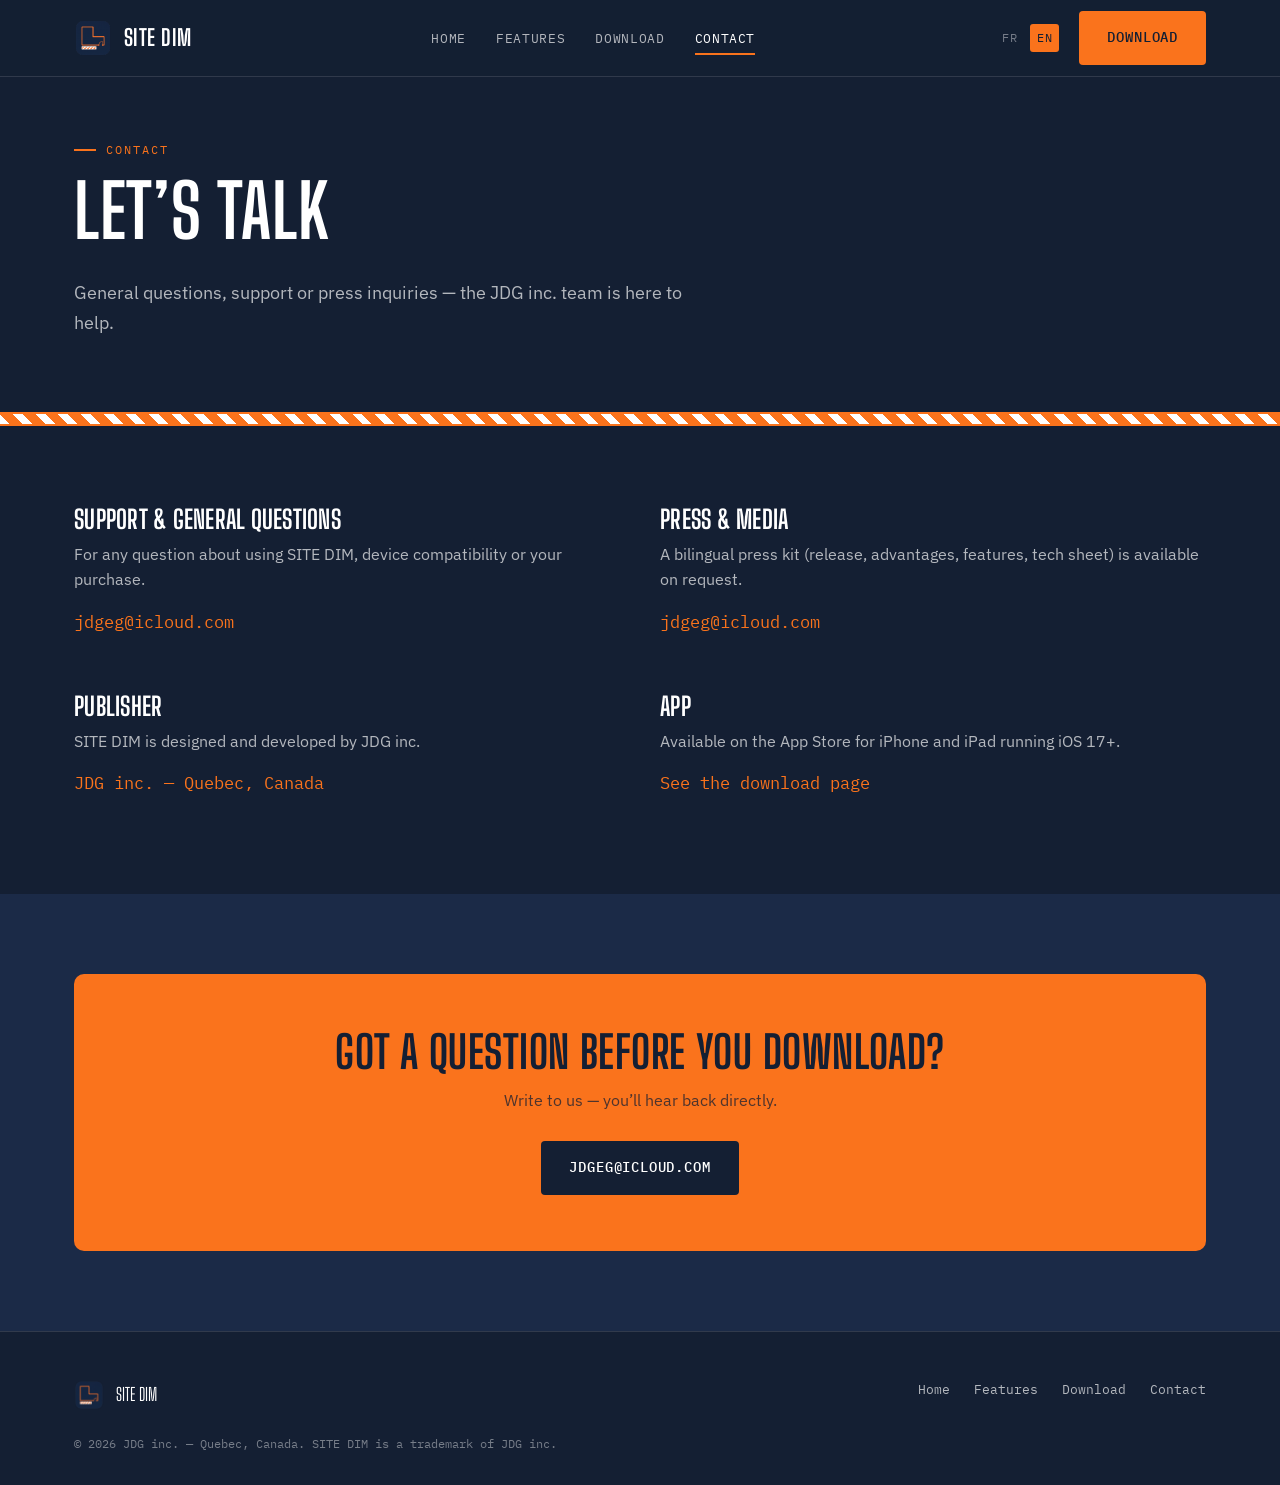
<file: en/contact.html>
<!DOCTYPE html>
<html lang="en">
<head>
<meta charset="UTF-8">
<meta name="viewport" content="width=device-width, initial-scale=1">
<title>Contact — SITE DIM</title>
<meta name="description" content="Contact JDG inc. about SITE DIM — support, press and media, general inquiries.">
<link rel="canonical" href="https://sitedim.netlify.app/en/contact.html">
<link rel="alternate" hreflang="fr" href="https://sitedim.netlify.app/fr/contact.html">
<link rel="alternate" hreflang="en" href="https://sitedim.netlify.app/en/contact.html">
<link rel="alternate" hreflang="x-default" href="https://sitedim.netlify.app/fr/contact.html">

<meta property="og:type" content="website">
<meta property="og:site_name" content="SITE DIM">
<meta property="og:title" content="Contact — SITE DIM">
<meta property="og:description" content="Contact JDG inc. about SITE DIM — support, press and media, general inquiries.">
<meta property="og:url" content="https://sitedim.netlify.app/en/contact.html">
<meta property="og:image" content="https://sitedim.netlify.app/assets/img/og-image-en.png">
<meta property="og:image:width" content="1200">
<meta property="og:image:height" content="630">
<meta property="og:locale" content="en_CA">
<meta property="og:locale:alternate" content="fr_CA">

<meta name="twitter:card" content="summary_large_image">
<meta name="twitter:title" content="Contact — SITE DIM">
<meta name="twitter:description" content="Contact JDG inc. about SITE DIM — support, press and media, general inquiries.">
<meta name="twitter:image" content="https://sitedim.netlify.app/assets/img/og-image-en.png">
<link rel="icon" href="../assets/img/logo-mark.png">
<link rel="preconnect" href="https://fonts.googleapis.com">
<link rel="preconnect" href="https://fonts.gstatic.com" crossorigin>
<link href="https://fonts.googleapis.com/css2?family=Big+Shoulders+Display:wght@600;700;800&family=IBM+Plex+Sans:wght@400;500;600&family=IBM+Plex+Mono:wght@400;500&display=swap" rel="stylesheet">
<link rel="stylesheet" href="../assets/css/style.css">
</head>
<body>

<header class="site-header">
  <div class="container site-header__row">
    <a href="index.html" class="brand">
      <img src="../assets/img/logo-mark.png" alt="" class="brand-mark">
      Site Dim
    </a>
    <nav class="main-nav" id="main-nav">
      <ul class="main-nav__links">
        <li><a href="index.html">Home</a></li>
        <li><a href="features.html">Features</a></li>
        <li><a href="download.html">Download</a></li>
        <li><a href="contact.html" aria-current="page">Contact</a></li>
      </ul>
    </nav>
    <div class="header-actions">
      <div class="lang-switch">
        <a href="../fr/contact.html">FR</a>
        <a href="contact.html" class="active">EN</a>
      </div>
      <a href="download.html" class="btn btn--primary">Download</a>
      <button class="nav-toggle" aria-label="Menu" aria-expanded="false" aria-controls="main-nav">
        <span></span><span></span><span></span>
      </button>
    </div>
  </div>
</header>

<main>

  <section class="section--tight">
    <div class="container">
      <p class="eyebrow">Contact</p>
      <h1>Let&rsquo;s talk</h1>
      <p class="lead">General questions, support or press inquiries — the JDG inc. team is here to help.</p>
    </div>
  </section>

  <div class="ruler"></div>

  <section>
    <div class="container">
      <div class="contact-grid">
        <div class="contact-block">
          <h3>Support &amp; general questions</h3>
          <p>For any question about using SITE DIM, device compatibility or your purchase.</p>
          <p class="value"><a href="mailto:jdgeg@icloud.com">jdgeg@icloud.com</a></p>
        </div>
        <div class="contact-block">
          <h3>Press &amp; media</h3>
          <p>A bilingual press kit (release, advantages, features, tech sheet) is available on request.</p>
          <p class="value"><a href="mailto:jdgeg@icloud.com?subject=Press%20inquiry%20-%20SITE%20DIM">jdgeg@icloud.com</a></p>
        </div>
        <div class="contact-block">
          <h3>Publisher</h3>
          <p>SITE DIM is designed and developed by JDG inc.</p>
          <p class="value">JDG inc. — Quebec, Canada</p>
        </div>
        <div class="contact-block">
          <h3>App</h3>
          <p>Available on the App Store for iPhone and iPad running iOS 17+.</p>
          <p class="value"><a href="download.html">See the download page</a></p>
        </div>
      </div>
    </div>
  </section>

  <section class="section--alt">
    <div class="container">
      <div class="cta-band">
        <h2>Got a question before you download?</h2>
        <p>Write to us — you&rsquo;ll hear back directly.</p>
        <a href="mailto:jdgeg@icloud.com" class="btn btn--primary">jdgeg@icloud.com</a>
      </div>
    </div>
  </section>

</main>

<footer class="site-footer">
  <div class="container">
    <div class="site-footer__row">
      <a href="index.html" class="site-footer__brand">
        <img src="../assets/img/logo-mark.png" alt="" class="brand-mark">
        Site Dim
      </a>
      <nav>
        <ul>
          <li><a href="index.html">Home</a></li>
          <li><a href="features.html">Features</a></li>
          <li><a href="download.html">Download</a></li>
          <li><a href="contact.html">Contact</a></li>
        </ul>
      </nav>
    </div>
    <div class="site-footer__meta">
      &copy; 2026 JDG inc. — Quebec, Canada. SITE DIM is a trademark of JDG inc.
    </div>
  </div>
</footer>

<script src="../assets/js/main.js"></script>
</body>
</html>
</file>
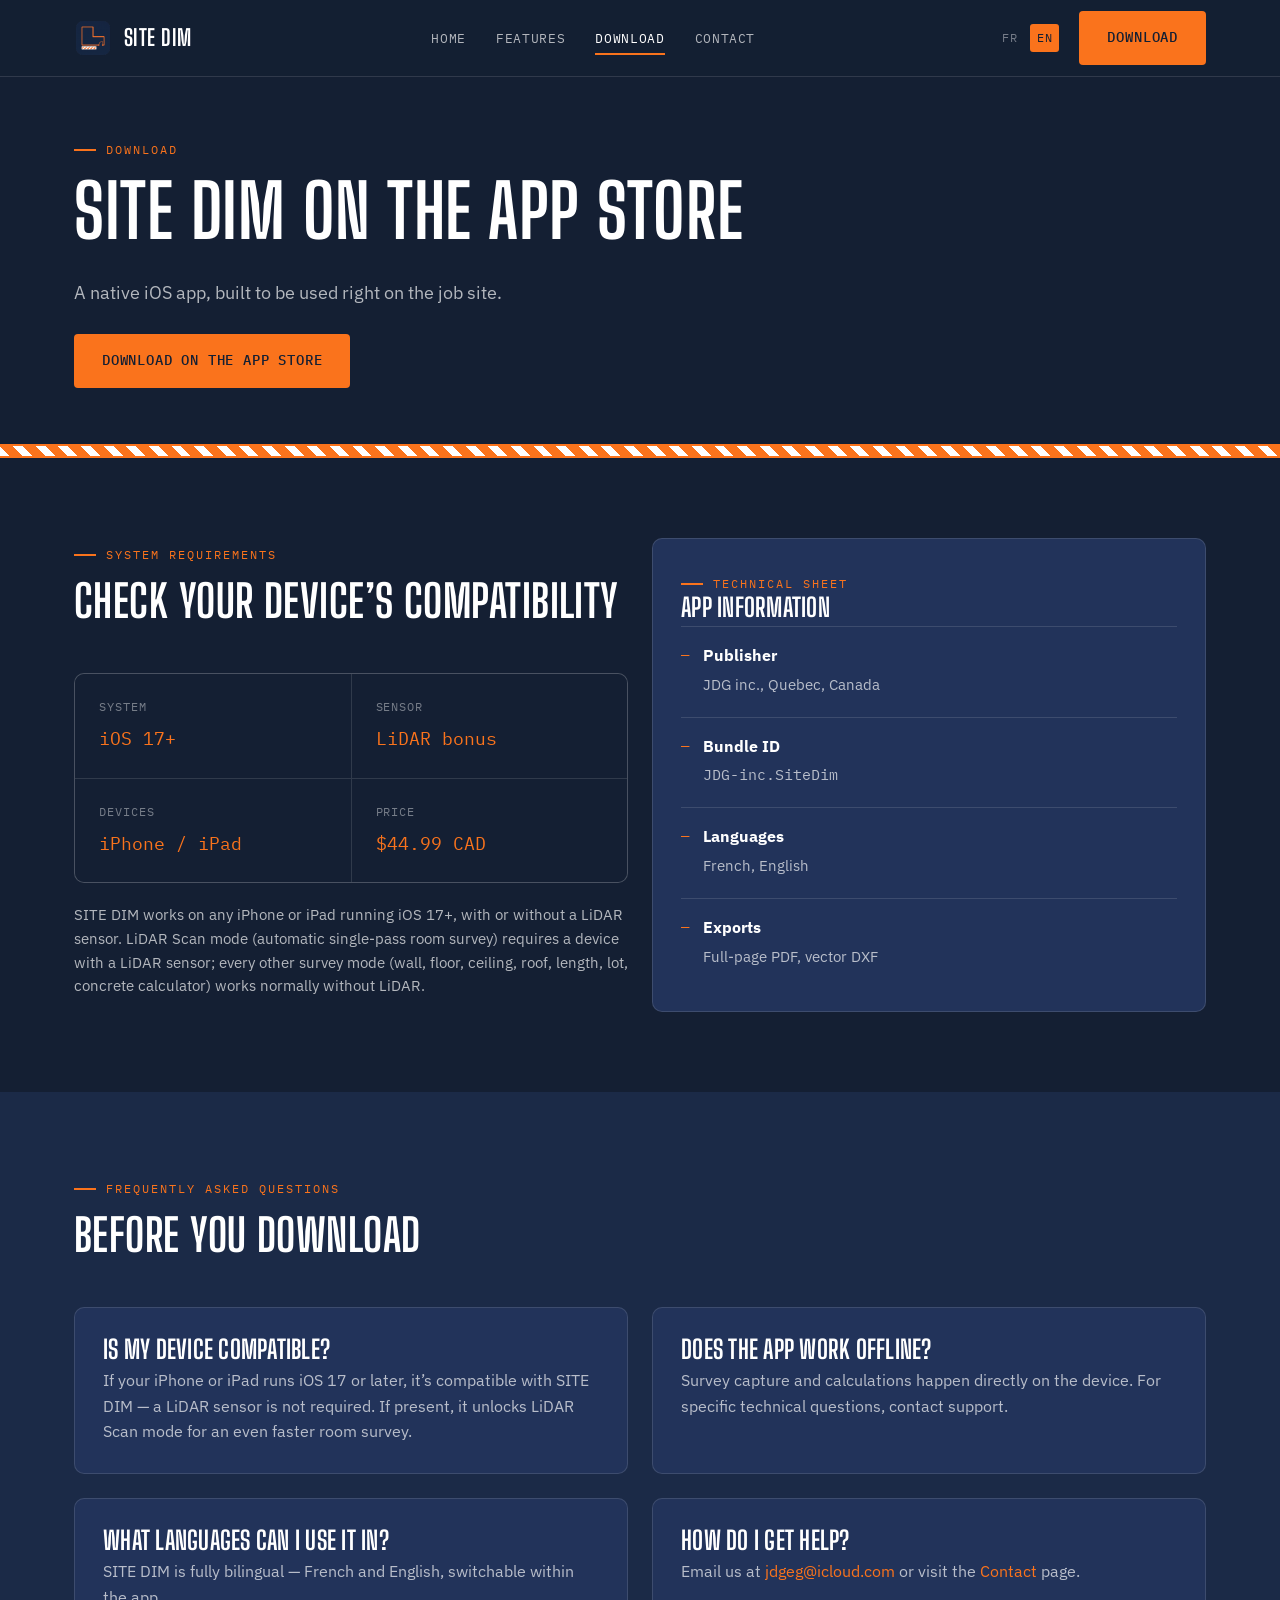
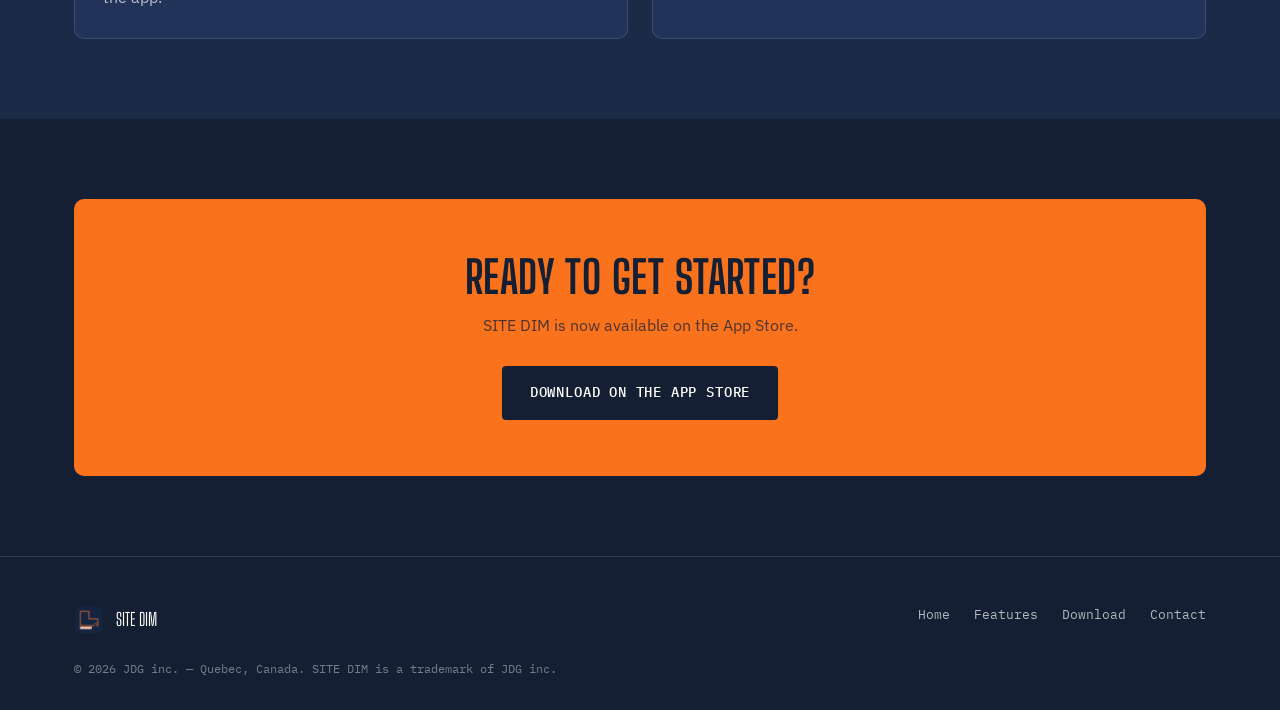
<file: en/download.html>
<!DOCTYPE html>
<html lang="en">
<head>
<meta charset="UTF-8">
<meta name="viewport" content="width=device-width, initial-scale=1">
<title>Download — SITE DIM</title>
<meta name="description" content="Download SITE DIM on the App Store. iOS 17+, works on any iPhone, $44.99 CAD. An app developed by JDG inc., Quebec.">
<link rel="canonical" href="https://sitedim.netlify.app/en/download.html">
<link rel="alternate" hreflang="fr" href="https://sitedim.netlify.app/fr/telechargement.html">
<link rel="alternate" hreflang="en" href="https://sitedim.netlify.app/en/download.html">
<link rel="alternate" hreflang="x-default" href="https://sitedim.netlify.app/fr/telechargement.html">

<meta property="og:type" content="website">
<meta property="og:site_name" content="SITE DIM">
<meta property="og:title" content="Download — SITE DIM">
<meta property="og:description" content="Download SITE DIM on the App Store. iOS 17+, works on any iPhone, $44.99 CAD. An app developed by JDG inc., Quebec.">
<meta property="og:url" content="https://sitedim.netlify.app/en/download.html">
<meta property="og:image" content="https://sitedim.netlify.app/assets/img/og-image-en.png">
<meta property="og:image:width" content="1200">
<meta property="og:image:height" content="630">
<meta property="og:locale" content="en_CA">
<meta property="og:locale:alternate" content="fr_CA">

<meta name="twitter:card" content="summary_large_image">
<meta name="twitter:title" content="Download — SITE DIM">
<meta name="twitter:description" content="Download SITE DIM on the App Store. iOS 17+, works on any iPhone, $44.99 CAD. An app developed by JDG inc., Quebec.">
<meta name="twitter:image" content="https://sitedim.netlify.app/assets/img/og-image-en.png">
<link rel="icon" href="../assets/img/logo-mark.png">
<link rel="preconnect" href="https://fonts.googleapis.com">
<link rel="preconnect" href="https://fonts.gstatic.com" crossorigin>
<link href="https://fonts.googleapis.com/css2?family=Big+Shoulders+Display:wght@600;700;800&family=IBM+Plex+Sans:wght@400;500;600&family=IBM+Plex+Mono:wght@400;500&display=swap" rel="stylesheet">
<link rel="stylesheet" href="../assets/css/style.css">
</head>
<body>

<header class="site-header">
  <div class="container site-header__row">
    <a href="index.html" class="brand">
      <img src="../assets/img/logo-mark.png" alt="" class="brand-mark">
      Site Dim
    </a>
    <nav class="main-nav" id="main-nav">
      <ul class="main-nav__links">
        <li><a href="index.html">Home</a></li>
        <li><a href="features.html">Features</a></li>
        <li><a href="download.html" aria-current="page">Download</a></li>
        <li><a href="contact.html">Contact</a></li>
      </ul>
    </nav>
    <div class="header-actions">
      <div class="lang-switch">
        <a href="../fr/telechargement.html">FR</a>
        <a href="download.html" class="active">EN</a>
      </div>
      <a href="download.html" class="btn btn--primary">Download</a>
      <button class="nav-toggle" aria-label="Menu" aria-expanded="false" aria-controls="main-nav">
        <span></span><span></span><span></span>
      </button>
    </div>
  </div>
</header>

<main>

  <section class="section--tight">
    <div class="container">
      <p class="eyebrow">Download</p>
      <h1>SITE DIM on the App Store</h1>
      <p class="lead">A native iOS app, built to be used right on the job site.</p>
      <a href="https://apps.apple.com/ca/app/site-dim/id6807966608?l=en-CA" class="btn btn--primary" target="_blank" rel="noopener" style="margin-top: 8px;">Download on the App Store</a>
    </div>
  </section>

  <div class="ruler"></div>

  <section>
    <div class="container">
      <div class="grid-2">
        <div>
          <div class="section-head">
            <p class="eyebrow">System requirements</p>
            <h2>Check your device&rsquo;s compatibility</h2>
          </div>
          <div class="specs" style="grid-template-columns: repeat(2, 1fr);">
            <div class="specs__item"><div class="label">System</div><div class="value">iOS 17+</div></div>
            <div class="specs__item"><div class="label">Sensor</div><div class="value">LiDAR bonus</div></div>
            <div class="specs__item"><div class="label">Devices</div><div class="value">iPhone / iPad</div></div>
            <div class="specs__item"><div class="label">Price</div><div class="value">$44.99 CAD</div></div>
          </div>
          <p style="margin-top: 20px; font-size: 0.92rem;">SITE DIM works on any iPhone or iPad running iOS 17+, with or without a LiDAR sensor. LiDAR Scan mode (automatic single-pass room survey) requires a device with a LiDAR sensor; every other survey mode (wall, floor, ceiling, roof, length, lot, concrete calculator) works normally without LiDAR.</p>
        </div>
        <div class="card">
          <p class="eyebrow">Technical sheet</p>
          <h3>App information</h3>
          <ul class="advantage-list" style="grid-template-columns: 1fr;">
            <li><span class="num">—</span><div><strong>Publisher</strong><p>JDG inc., Quebec, Canada</p></div></li>
            <li><span class="num">—</span><div><strong>Bundle ID</strong><p style="font-family: var(--font-mono);">JDG-inc.SiteDim</p></div></li>
            <li><span class="num">—</span><div><strong>Languages</strong><p>French, English</p></div></li>
            <li><span class="num">—</span><div><strong>Exports</strong><p>Full-page PDF, vector DXF</p></div></li>
          </ul>
        </div>
      </div>
    </div>
  </section>

  <section class="section--alt">
    <div class="container">
      <div class="section-head">
        <p class="eyebrow">Frequently asked questions</p>
        <h2>Before you download</h2>
      </div>
      <div class="grid-2">
        <div class="card">
          <h3>Is my device compatible?</h3>
          <p>If your iPhone or iPad runs iOS 17 or later, it&rsquo;s compatible with SITE DIM — a LiDAR sensor is not required. If present, it unlocks LiDAR Scan mode for an even faster room survey.</p>
        </div>
        <div class="card">
          <h3>Does the app work offline?</h3>
          <p>Survey capture and calculations happen directly on the device. For specific technical questions, contact support.</p>
        </div>
        <div class="card">
          <h3>What languages can I use it in?</h3>
          <p>SITE DIM is fully bilingual — French and English, switchable within the app.</p>
        </div>
        <div class="card">
          <h3>How do I get help?</h3>
          <p>Email us at <a href="mailto:jdgeg@icloud.com" style="color: var(--orange);">jdgeg@icloud.com</a> or visit the <a href="contact.html" style="color: var(--orange);">Contact</a> page.</p>
        </div>
      </div>
    </div>
  </section>

  <section>
    <div class="container">
      <div class="cta-band">
        <h2>Ready to get started?</h2>
        <p>SITE DIM is now available on the App Store.</p>
        <a href="https://apps.apple.com/ca/app/site-dim/id6807966608?l=en-CA" class="btn btn--primary" target="_blank" rel="noopener">Download on the App Store</a>
      </div>
    </div>
  </section>

</main>

<footer class="site-footer">
  <div class="container">
    <div class="site-footer__row">
      <a href="index.html" class="site-footer__brand">
        <img src="../assets/img/logo-mark.png" alt="" class="brand-mark">
        Site Dim
      </a>
      <nav>
        <ul>
          <li><a href="index.html">Home</a></li>
          <li><a href="features.html">Features</a></li>
          <li><a href="download.html">Download</a></li>
          <li><a href="contact.html">Contact</a></li>
        </ul>
      </nav>
    </div>
    <div class="site-footer__meta">
      &copy; 2026 JDG inc. — Quebec, Canada. SITE DIM is a trademark of JDG inc.
    </div>
  </div>
</footer>

<script src="../assets/js/main.js"></script>
</body>
</html>
</file>
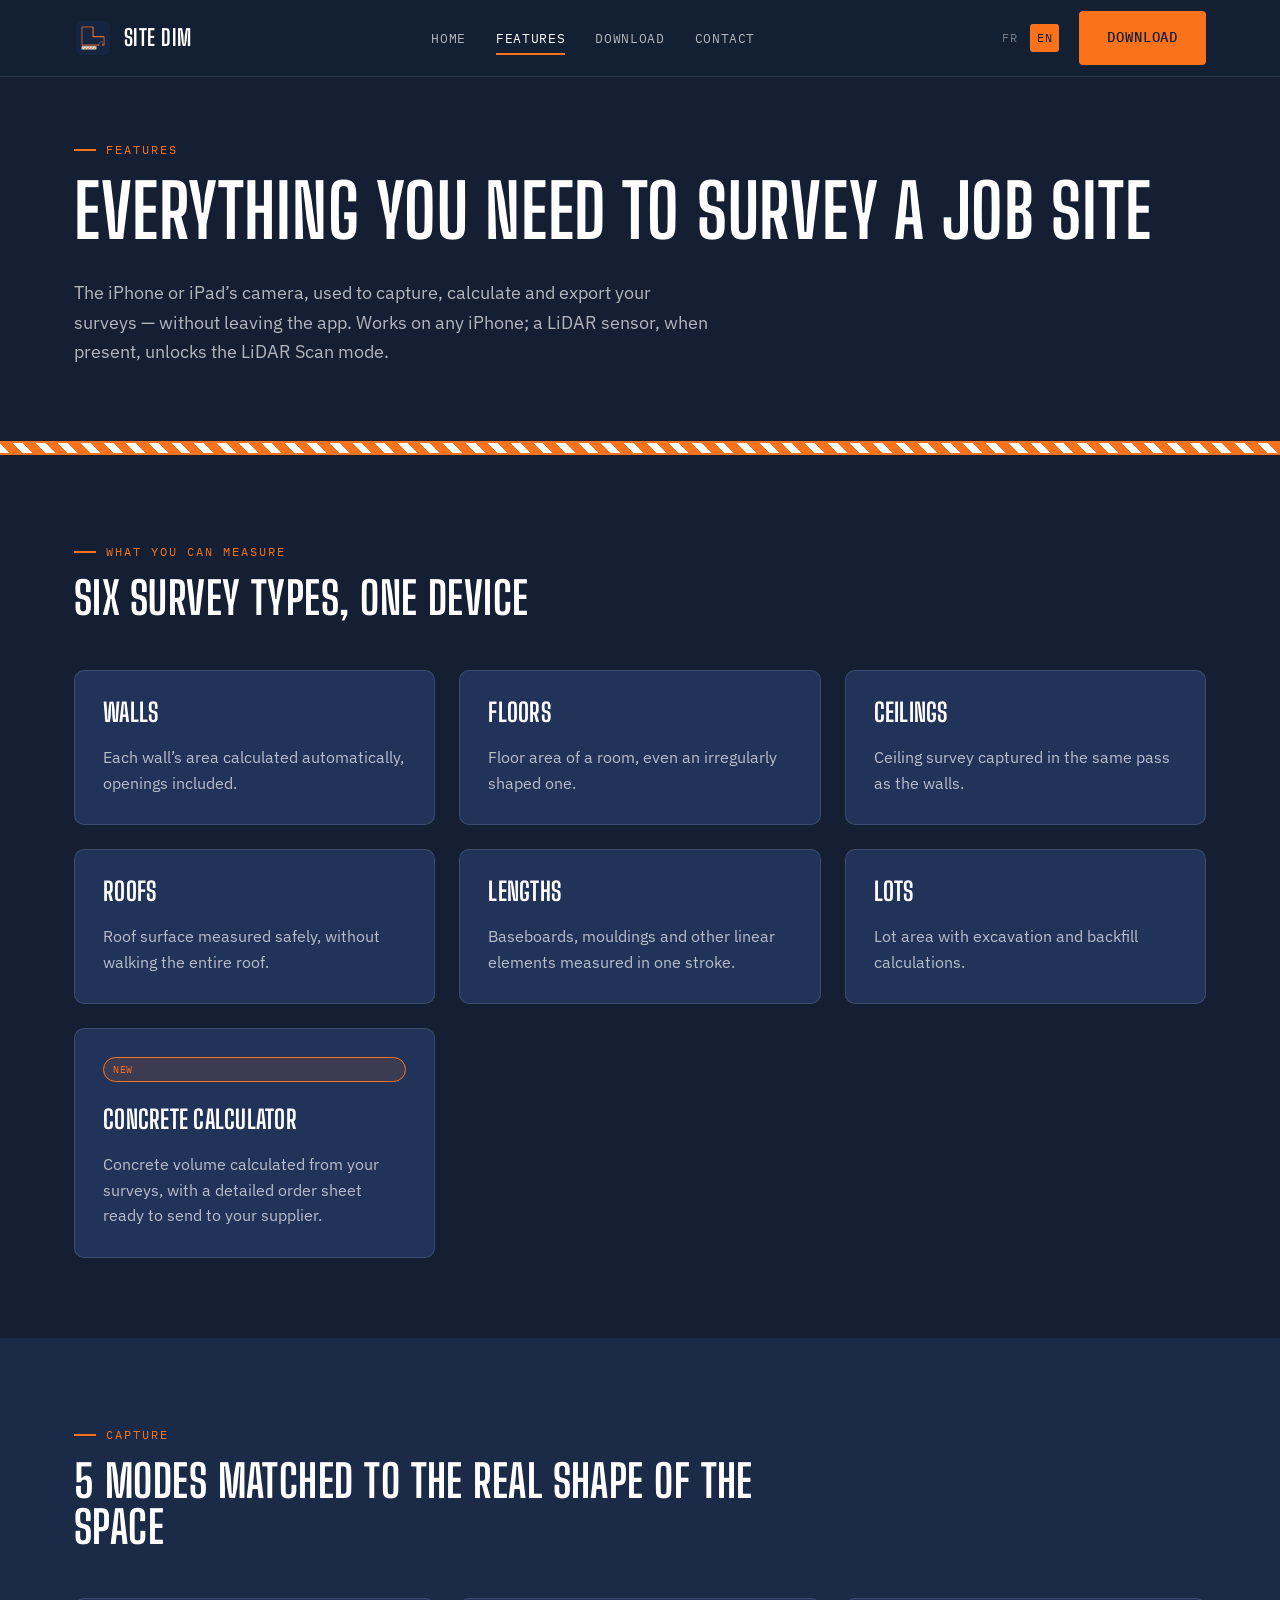
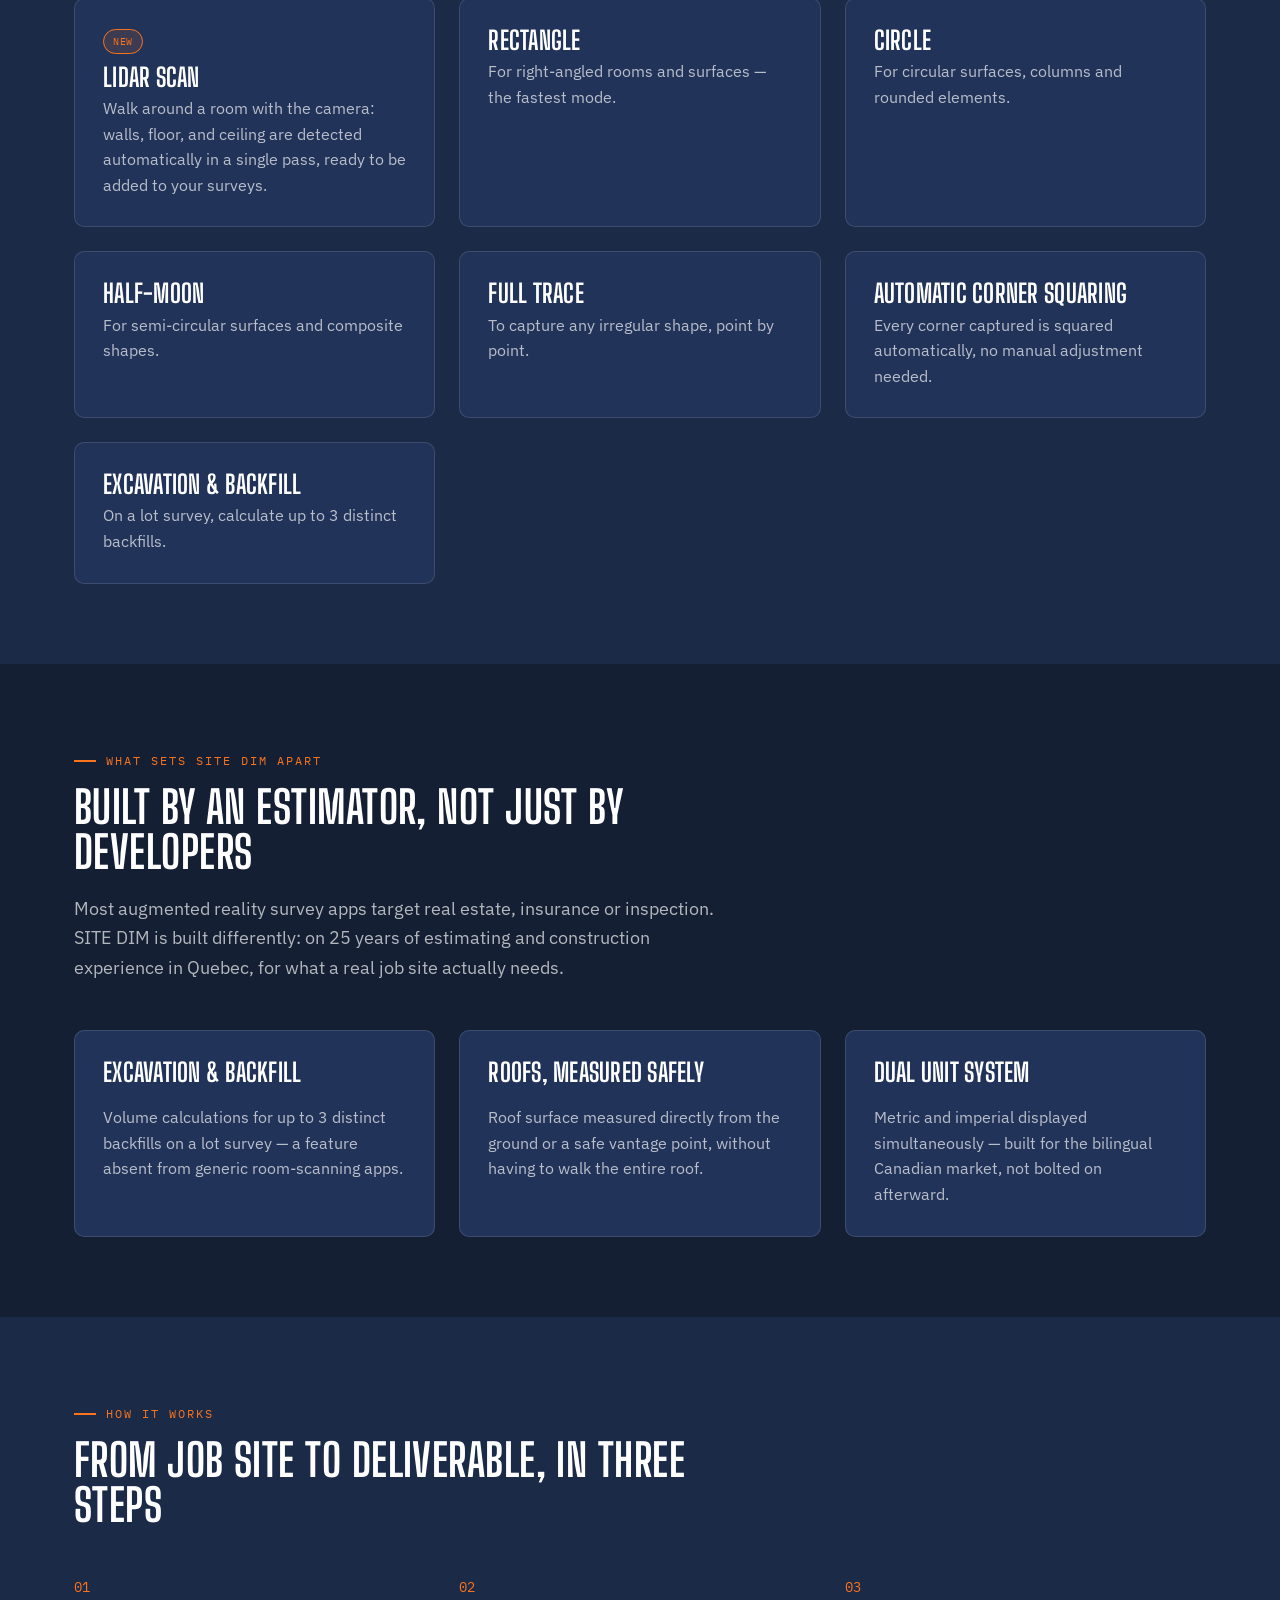
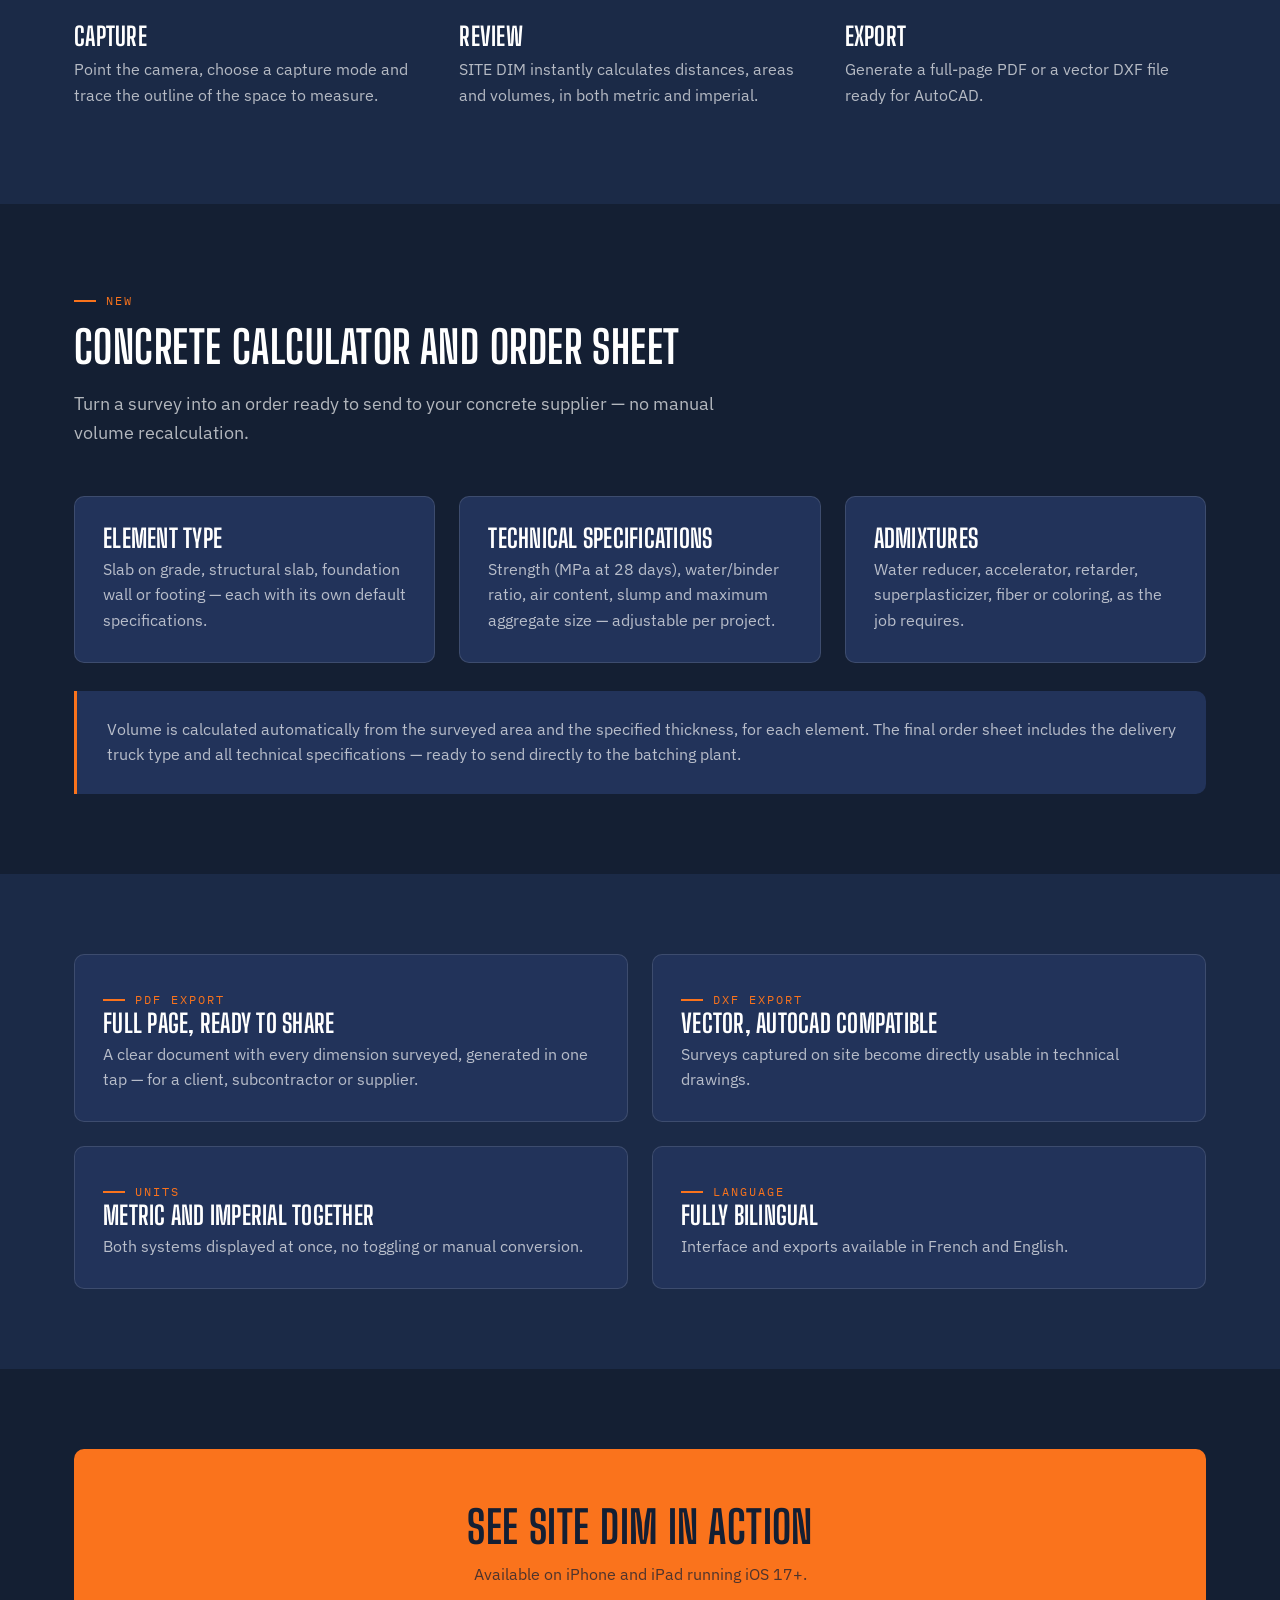
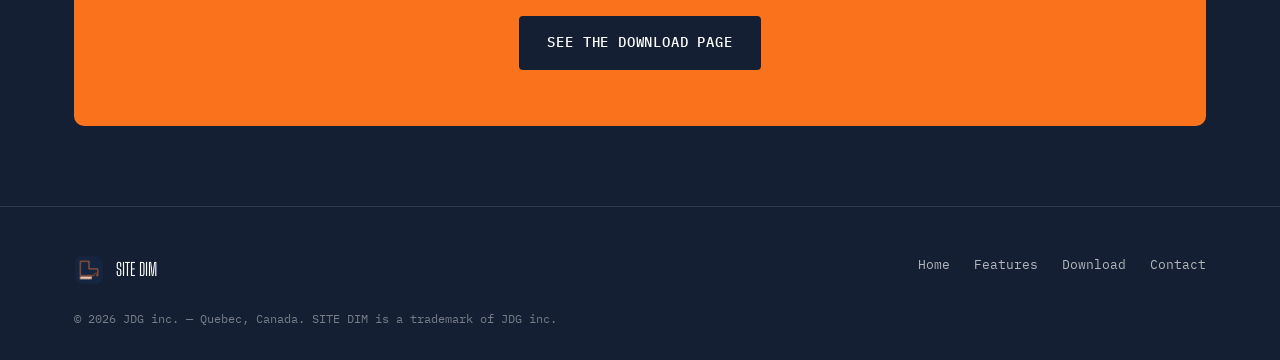
<file: en/features.html>
<!DOCTYPE html>
<html lang="en">
<head>
<meta charset="UTF-8">
<meta name="viewport" content="width=device-width, initial-scale=1">
<title>Features — SITE DIM</title>
<meta name="description" content="Explore SITE DIM's features: measuring walls, floors, roofs and lots, 4 capture modes, automatic corner squaring, PDF and DXF exports.">
<link rel="canonical" href="https://sitedim.netlify.app/en/features.html">
<link rel="alternate" hreflang="fr" href="https://sitedim.netlify.app/fr/fonctionnalites.html">
<link rel="alternate" hreflang="en" href="https://sitedim.netlify.app/en/features.html">
<link rel="alternate" hreflang="x-default" href="https://sitedim.netlify.app/fr/fonctionnalites.html">

<meta property="og:type" content="website">
<meta property="og:site_name" content="SITE DIM">
<meta property="og:title" content="Features — SITE DIM">
<meta property="og:description" content="Explore SITE DIM's features: measuring walls, floors, roofs and lots, 4 capture modes, automatic corner squaring, PDF and DXF exports.">
<meta property="og:url" content="https://sitedim.netlify.app/en/features.html">
<meta property="og:image" content="https://sitedim.netlify.app/assets/img/og-image-en.png">
<meta property="og:image:width" content="1200">
<meta property="og:image:height" content="630">
<meta property="og:locale" content="en_CA">
<meta property="og:locale:alternate" content="fr_CA">

<meta name="twitter:card" content="summary_large_image">
<meta name="twitter:title" content="Features — SITE DIM">
<meta name="twitter:description" content="Explore SITE DIM's features: measuring walls, floors, roofs and lots, 4 capture modes, automatic corner squaring, PDF and DXF exports.">
<meta name="twitter:image" content="https://sitedim.netlify.app/assets/img/og-image-en.png">
<link rel="icon" href="../assets/img/logo-mark.png">
<link rel="preconnect" href="https://fonts.googleapis.com">
<link rel="preconnect" href="https://fonts.gstatic.com" crossorigin>
<link href="https://fonts.googleapis.com/css2?family=Big+Shoulders+Display:wght@600;700;800&family=IBM+Plex+Sans:wght@400;500;600&family=IBM+Plex+Mono:wght@400;500&display=swap" rel="stylesheet">
<link rel="stylesheet" href="../assets/css/style.css">
</head>
<body>

<header class="site-header">
  <div class="container site-header__row">
    <a href="index.html" class="brand">
      <img src="../assets/img/logo-mark.png" alt="" class="brand-mark">
      Site Dim
    </a>
    <nav class="main-nav" id="main-nav">
      <ul class="main-nav__links">
        <li><a href="index.html">Home</a></li>
        <li><a href="features.html" aria-current="page">Features</a></li>
        <li><a href="download.html">Download</a></li>
        <li><a href="contact.html">Contact</a></li>
      </ul>
    </nav>
    <div class="header-actions">
      <div class="lang-switch">
        <a href="../fr/fonctionnalites.html">FR</a>
        <a href="features.html" class="active">EN</a>
      </div>
      <a href="download.html" class="btn btn--primary">Download</a>
      <button class="nav-toggle" aria-label="Menu" aria-expanded="false" aria-controls="main-nav">
        <span></span><span></span><span></span>
      </button>
    </div>
  </div>
</header>

<main>

  <section class="section--tight">
    <div class="container">
      <p class="eyebrow">Features</p>
      <h1>Everything you need to survey a job site</h1>
      <p class="lead">The iPhone or iPad&rsquo;s camera, used to capture, calculate and export your surveys — without leaving the app. Works on any iPhone; a LiDAR sensor, when present, unlocks the LiDAR Scan mode.</p>
    </div>
  </section>

  <div class="ruler"></div>

  <section>
    <div class="container">
      <div class="section-head">
        <p class="eyebrow">What you can measure</p>
        <h2>Six survey types, one device</h2>
      </div>
      <div class="grid-3">
        <div class="card card--feature">
          <h3>Walls</h3>
          <p>Each wall&rsquo;s area calculated automatically, openings included.</p>
        </div>
        <div class="card card--feature">
          <h3>Floors</h3>
          <p>Floor area of a room, even an irregularly shaped one.</p>
        </div>
        <div class="card card--feature">
          <h3>Ceilings</h3>
          <p>Ceiling survey captured in the same pass as the walls.</p>
        </div>
        <div class="card card--feature">
          <h3>Roofs</h3>
          <p>Roof surface measured safely, without walking the entire roof.</p>
        </div>
        <div class="card card--feature">
          <h3>Lengths</h3>
          <p>Baseboards, mouldings and other linear elements measured in one stroke.</p>
        </div>
        <div class="card card--feature">
          <h3>Lots</h3>
          <p>Lot area with excavation and backfill calculations.</p>
        </div>
        <div class="card card--feature">
          <span class="card__badge">New</span>
          <h3>Concrete calculator</h3>
          <p>Concrete volume calculated from your surveys, with a detailed order sheet ready to send to your supplier.</p>
        </div>
      </div>
    </div>
  </section>

  <section class="section--alt">
    <div class="container">
      <div class="section-head">
        <p class="eyebrow">Capture</p>
        <h2>5 modes matched to the real shape of the space</h2>
      </div>
      <div class="grid-3">
        <div class="card">
          <span class="card__badge">New</span>
          <h3>LiDAR Scan</h3>
          <p>Walk around a room with the camera: walls, floor, and ceiling are detected automatically in a single pass, ready to be added to your surveys.</p>
        </div>
        <div class="card">
          <h3>Rectangle</h3>
          <p>For right-angled rooms and surfaces — the fastest mode.</p>
        </div>
        <div class="card">
          <h3>Circle</h3>
          <p>For circular surfaces, columns and rounded elements.</p>
        </div>
        <div class="card">
          <h3>Half-moon</h3>
          <p>For semi-circular surfaces and composite shapes.</p>
        </div>
        <div class="card">
          <h3>Full trace</h3>
          <p>To capture any irregular shape, point by point.</p>
        </div>
        <div class="card">
          <h3>Automatic corner squaring</h3>
          <p>Every corner captured is squared automatically, no manual adjustment needed.</p>
        </div>
        <div class="card">
          <h3>Excavation &amp; backfill</h3>
          <p>On a lot survey, calculate up to 3 distinct backfills.</p>
        </div>
      </div>
    </div>
  </section>

  <section>
    <div class="container">
      <div class="section-head">
        <p class="eyebrow">What sets SITE DIM apart</p>
        <h2>Built by an estimator, not just by developers</h2>
        <p class="lead">Most augmented reality survey apps target real estate, insurance or inspection. SITE DIM is built differently: on 25 years of estimating and construction experience in Quebec, for what a real job site actually needs.</p>
      </div>
      <div class="grid-3">
        <div class="card card--feature">
          <h3>Excavation &amp; backfill</h3>
          <p>Volume calculations for up to 3 distinct backfills on a lot survey — a feature absent from generic room-scanning apps.</p>
        </div>
        <div class="card card--feature">
          <h3>Roofs, measured safely</h3>
          <p>Roof surface measured directly from the ground or a safe vantage point, without having to walk the entire roof.</p>
        </div>
        <div class="card card--feature">
          <h3>Dual unit system</h3>
          <p>Metric and imperial displayed simultaneously — built for the bilingual Canadian market, not bolted on afterward.</p>
        </div>
      </div>
    </div>
  </section>

  <section class="section--alt">
    <div class="container">
      <div class="section-head">
        <p class="eyebrow">How it works</p>
        <h2>From job site to deliverable, in three steps</h2>
      </div>
      <div class="steps">
        <div class="step">
          <h3>Capture</h3>
          <p>Point the camera, choose a capture mode and trace the outline of the space to measure.</p>
        </div>
        <div class="step">
          <h3>Review</h3>
          <p>SITE DIM instantly calculates distances, areas and volumes, in both metric and imperial.</p>
        </div>
        <div class="step">
          <h3>Export</h3>
          <p>Generate a full-page PDF or a vector DXF file ready for AutoCAD.</p>
        </div>
      </div>
    </div>
  </section>

  <section>
    <div class="container">
      <div class="section-head">
        <p class="eyebrow">New</p>
        <h2>Concrete calculator and order sheet</h2>
        <p class="lead">Turn a survey into an order ready to send to your concrete supplier — no manual volume recalculation.</p>
      </div>
      <div class="grid-3">
        <div class="card">
          <h3>Element type</h3>
          <p>Slab on grade, structural slab, foundation wall or footing — each with its own default specifications.</p>
        </div>
        <div class="card">
          <h3>Technical specifications</h3>
          <p>Strength (MPa at 28 days), water/binder ratio, air content, slump and maximum aggregate size — adjustable per project.</p>
        </div>
        <div class="card">
          <h3>Admixtures</h3>
          <p>Water reducer, accelerator, retarder, superplasticizer, fiber or coloring, as the job requires.</p>
        </div>
      </div>
      <div class="callout" style="margin-top: 28px;">
        <p>Volume is calculated automatically from the surveyed area and the specified thickness, for each element. The final order sheet includes the delivery truck type and all technical specifications — ready to send directly to the batching plant.</p>
      </div>
    </div>
  </section>

  <section class="section--alt">
    <div class="container">
      <div class="grid-2">
        <div class="card">
          <p class="eyebrow">PDF export</p>
          <h3>Full page, ready to share</h3>
          <p>A clear document with every dimension surveyed, generated in one tap — for a client, subcontractor or supplier.</p>
        </div>
        <div class="card">
          <p class="eyebrow">DXF export</p>
          <h3>Vector, AutoCAD compatible</h3>
          <p>Surveys captured on site become directly usable in technical drawings.</p>
        </div>
        <div class="card">
          <p class="eyebrow">Units</p>
          <h3>Metric and imperial together</h3>
          <p>Both systems displayed at once, no toggling or manual conversion.</p>
        </div>
        <div class="card">
          <p class="eyebrow">Language</p>
          <h3>Fully bilingual</h3>
          <p>Interface and exports available in French and English.</p>
        </div>
      </div>
    </div>
  </section>

  <section>
    <div class="container">
      <div class="cta-band">
        <h2>See SITE DIM in action</h2>
        <p>Available on iPhone and iPad running iOS 17+.</p>
        <a href="download.html" class="btn btn--primary">See the download page</a>
      </div>
    </div>
  </section>

</main>

<footer class="site-footer">
  <div class="container">
    <div class="site-footer__row">
      <a href="index.html" class="site-footer__brand">
        <img src="../assets/img/logo-mark.png" alt="" class="brand-mark">
        Site Dim
      </a>
      <nav>
        <ul>
          <li><a href="index.html">Home</a></li>
          <li><a href="features.html">Features</a></li>
          <li><a href="download.html">Download</a></li>
          <li><a href="contact.html">Contact</a></li>
        </ul>
      </nav>
    </div>
    <div class="site-footer__meta">
      &copy; 2026 JDG inc. — Quebec, Canada. SITE DIM is a trademark of JDG inc.
    </div>
  </div>
</footer>

<script src="../assets/js/main.js"></script>
</body>
</html>
</file>
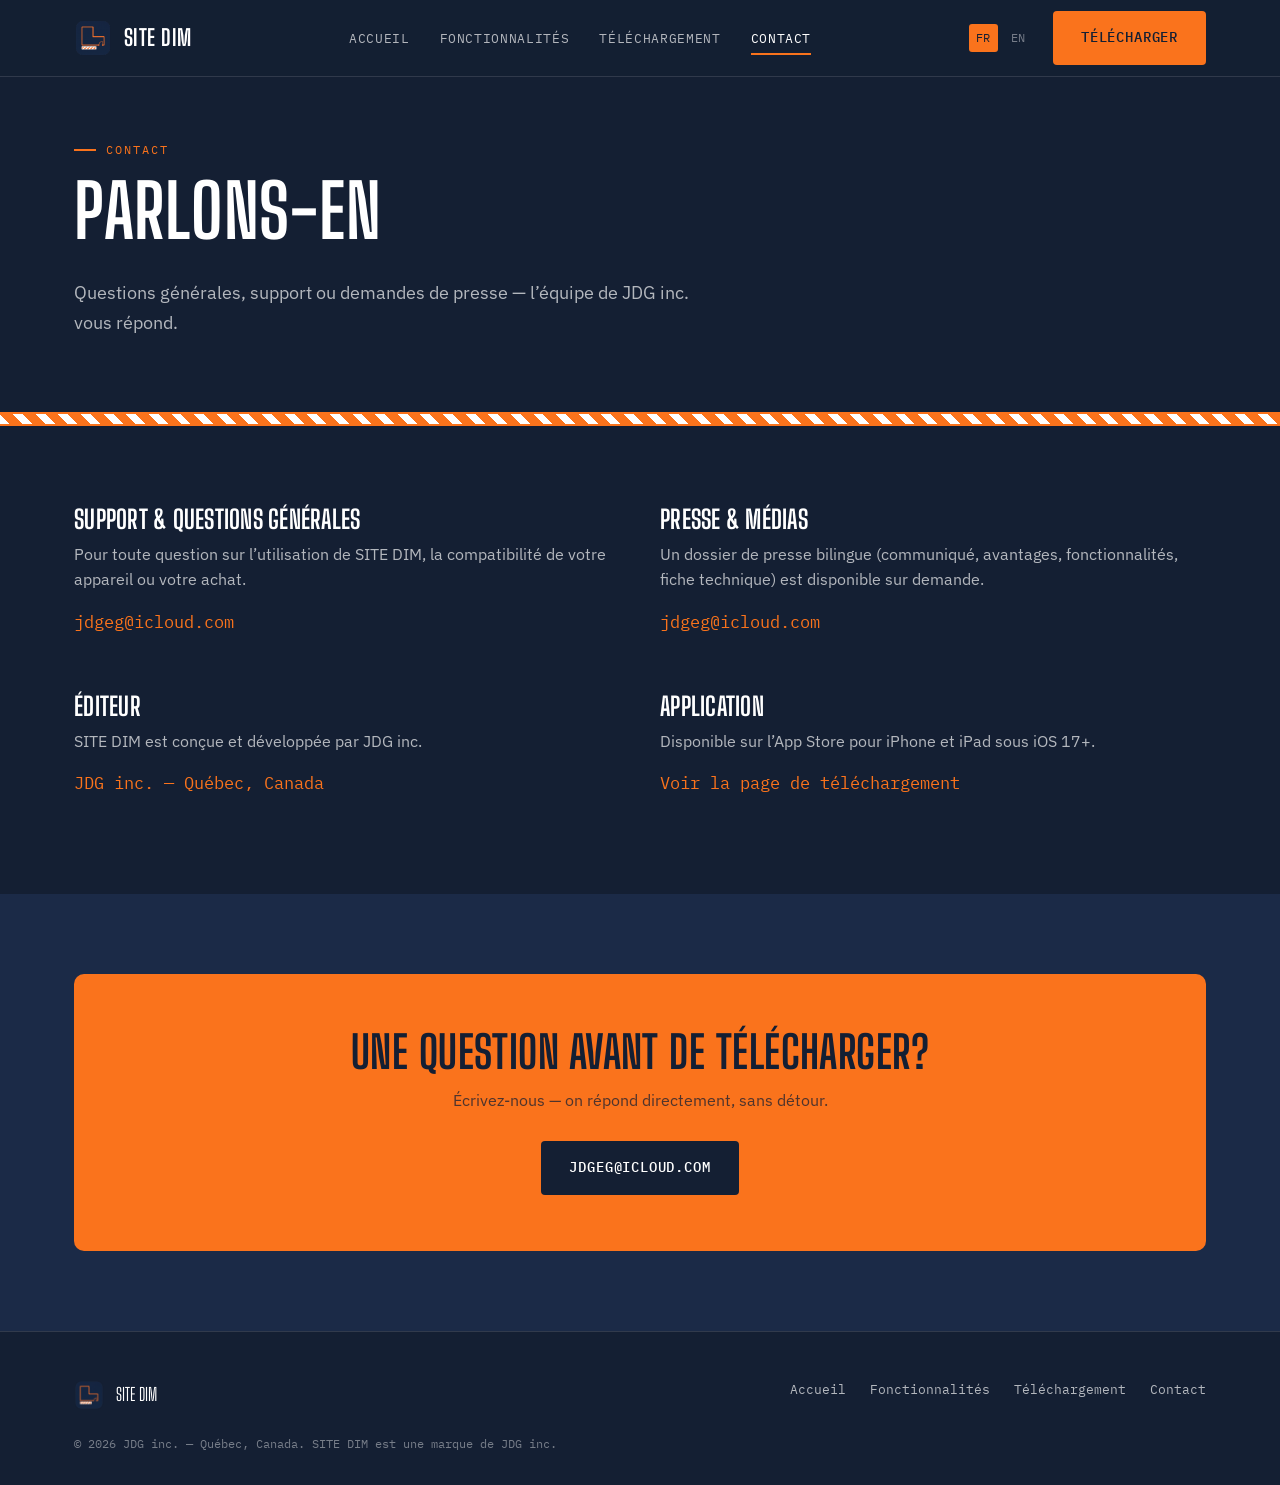
<file: fr/contact.html>
<!DOCTYPE html>
<html lang="fr">
<head>
<meta charset="UTF-8">
<meta name="viewport" content="width=device-width, initial-scale=1">
<title>Contact — SITE DIM</title>
<meta name="description" content="Contactez JDG inc. au sujet de SITE DIM — support, presse et médias, questions générales.">
<link rel="canonical" href="https://sitedim.netlify.app/fr/contact.html">
<link rel="alternate" hreflang="fr" href="https://sitedim.netlify.app/fr/contact.html">
<link rel="alternate" hreflang="en" href="https://sitedim.netlify.app/en/contact.html">
<link rel="alternate" hreflang="x-default" href="https://sitedim.netlify.app/fr/contact.html">

<meta property="og:type" content="website">
<meta property="og:site_name" content="SITE DIM">
<meta property="og:title" content="Contact — SITE DIM">
<meta property="og:description" content="Contactez JDG inc. au sujet de SITE DIM — support, presse et médias, questions générales.">
<meta property="og:url" content="https://sitedim.netlify.app/fr/contact.html">
<meta property="og:image" content="https://sitedim.netlify.app/assets/img/og-image-fr.png">
<meta property="og:image:width" content="1200">
<meta property="og:image:height" content="630">
<meta property="og:locale" content="fr_CA">
<meta property="og:locale:alternate" content="en_CA">

<meta name="twitter:card" content="summary_large_image">
<meta name="twitter:title" content="Contact — SITE DIM">
<meta name="twitter:description" content="Contactez JDG inc. au sujet de SITE DIM — support, presse et médias, questions générales.">
<meta name="twitter:image" content="https://sitedim.netlify.app/assets/img/og-image-fr.png">
<link rel="icon" href="../assets/img/logo-mark.png">
<link rel="preconnect" href="https://fonts.googleapis.com">
<link rel="preconnect" href="https://fonts.gstatic.com" crossorigin>
<link href="https://fonts.googleapis.com/css2?family=Big+Shoulders+Display:wght@600;700;800&family=IBM+Plex+Sans:wght@400;500;600&family=IBM+Plex+Mono:wght@400;500&display=swap" rel="stylesheet">
<link rel="stylesheet" href="../assets/css/style.css">
</head>
<body>

<header class="site-header">
  <div class="container site-header__row">
    <a href="index.html" class="brand">
      <img src="../assets/img/logo-mark.png" alt="" class="brand-mark">
      Site Dim
    </a>
    <nav class="main-nav" id="main-nav">
      <ul class="main-nav__links">
        <li><a href="index.html">Accueil</a></li>
        <li><a href="fonctionnalites.html">Fonctionnalités</a></li>
        <li><a href="telechargement.html">Téléchargement</a></li>
        <li><a href="contact.html" aria-current="page">Contact</a></li>
      </ul>
    </nav>
    <div class="header-actions">
      <div class="lang-switch">
        <a href="contact.html" class="active">FR</a>
        <a href="../en/contact.html">EN</a>
      </div>
      <a href="telechargement.html" class="btn btn--primary">Télécharger</a>
      <button class="nav-toggle" aria-label="Menu" aria-expanded="false" aria-controls="main-nav">
        <span></span><span></span><span></span>
      </button>
    </div>
  </div>
</header>

<main>

  <section class="section--tight">
    <div class="container">
      <p class="eyebrow">Contact</p>
      <h1>Parlons-en</h1>
      <p class="lead">Questions générales, support ou demandes de presse — l&rsquo;équipe de JDG inc. vous répond.</p>
    </div>
  </section>

  <div class="ruler"></div>

  <section>
    <div class="container">
      <div class="contact-grid">
        <div class="contact-block">
          <h3>Support &amp; questions générales</h3>
          <p>Pour toute question sur l&rsquo;utilisation de SITE DIM, la compatibilité de votre appareil ou votre achat.</p>
          <p class="value"><a href="mailto:jdgeg@icloud.com">jdgeg@icloud.com</a></p>
        </div>
        <div class="contact-block">
          <h3>Presse &amp; médias</h3>
          <p>Un dossier de presse bilingue (communiqué, avantages, fonctionnalités, fiche technique) est disponible sur demande.</p>
          <p class="value"><a href="mailto:jdgeg@icloud.com?subject=Demande%20de%20presse%20-%20SITE%20DIM">jdgeg@icloud.com</a></p>
        </div>
        <div class="contact-block">
          <h3>Éditeur</h3>
          <p>SITE DIM est conçue et développée par JDG inc.</p>
          <p class="value">JDG inc. — Québec, Canada</p>
        </div>
        <div class="contact-block">
          <h3>Application</h3>
          <p>Disponible sur l&rsquo;App Store pour iPhone et iPad sous iOS 17+.</p>
          <p class="value"><a href="telechargement.html">Voir la page de téléchargement</a></p>
        </div>
      </div>
    </div>
  </section>

  <section class="section--alt">
    <div class="container">
      <div class="cta-band">
        <h2>Une question avant de télécharger?</h2>
        <p>Écrivez-nous — on répond directement, sans détour.</p>
        <a href="mailto:jdgeg@icloud.com" class="btn btn--primary">jdgeg@icloud.com</a>
      </div>
    </div>
  </section>

</main>

<footer class="site-footer">
  <div class="container">
    <div class="site-footer__row">
      <a href="index.html" class="site-footer__brand">
        <img src="../assets/img/logo-mark.png" alt="" class="brand-mark">
        Site Dim
      </a>
      <nav>
        <ul>
          <li><a href="index.html">Accueil</a></li>
          <li><a href="fonctionnalites.html">Fonctionnalités</a></li>
          <li><a href="telechargement.html">Téléchargement</a></li>
          <li><a href="contact.html">Contact</a></li>
        </ul>
      </nav>
    </div>
    <div class="site-footer__meta">
      &copy; 2026 JDG inc. — Québec, Canada. SITE DIM est une marque de JDG inc.
    </div>
  </div>
</footer>

<script src="../assets/js/main.js"></script>
</body>
</html>
</file>
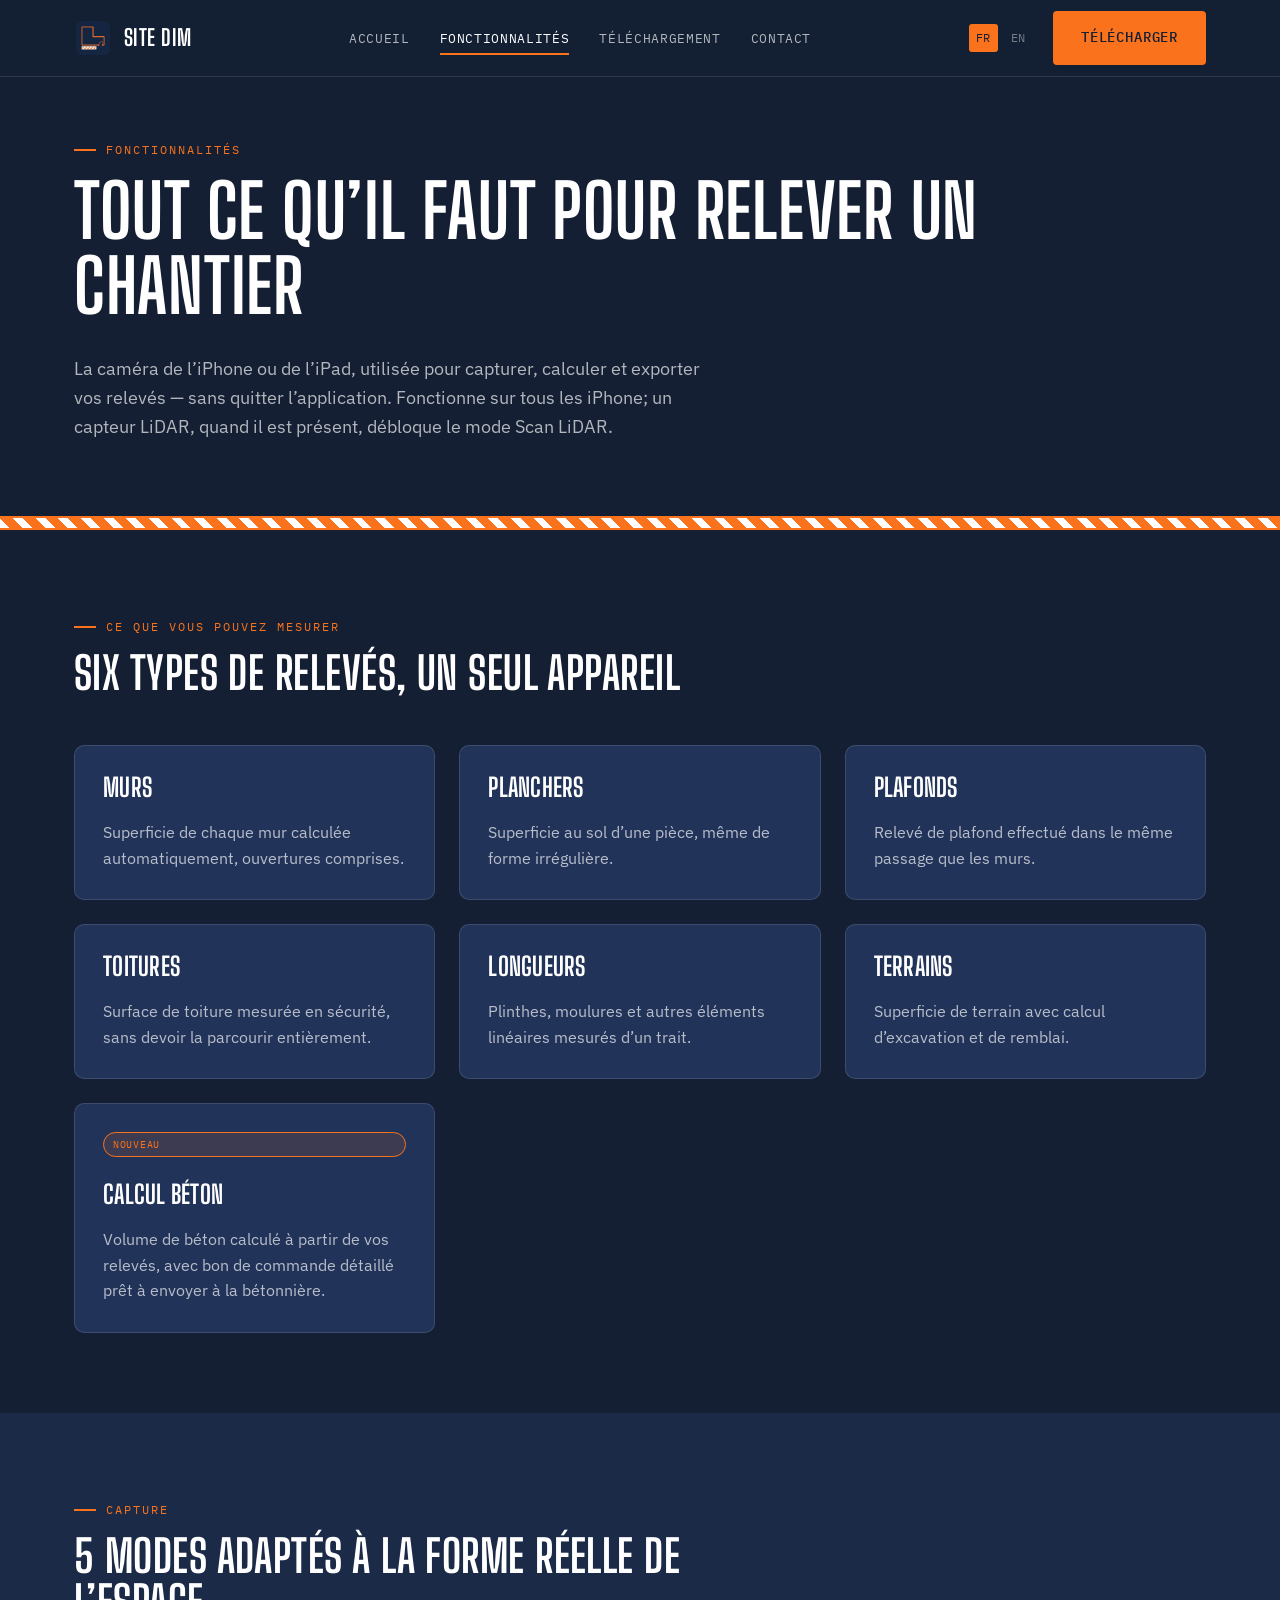
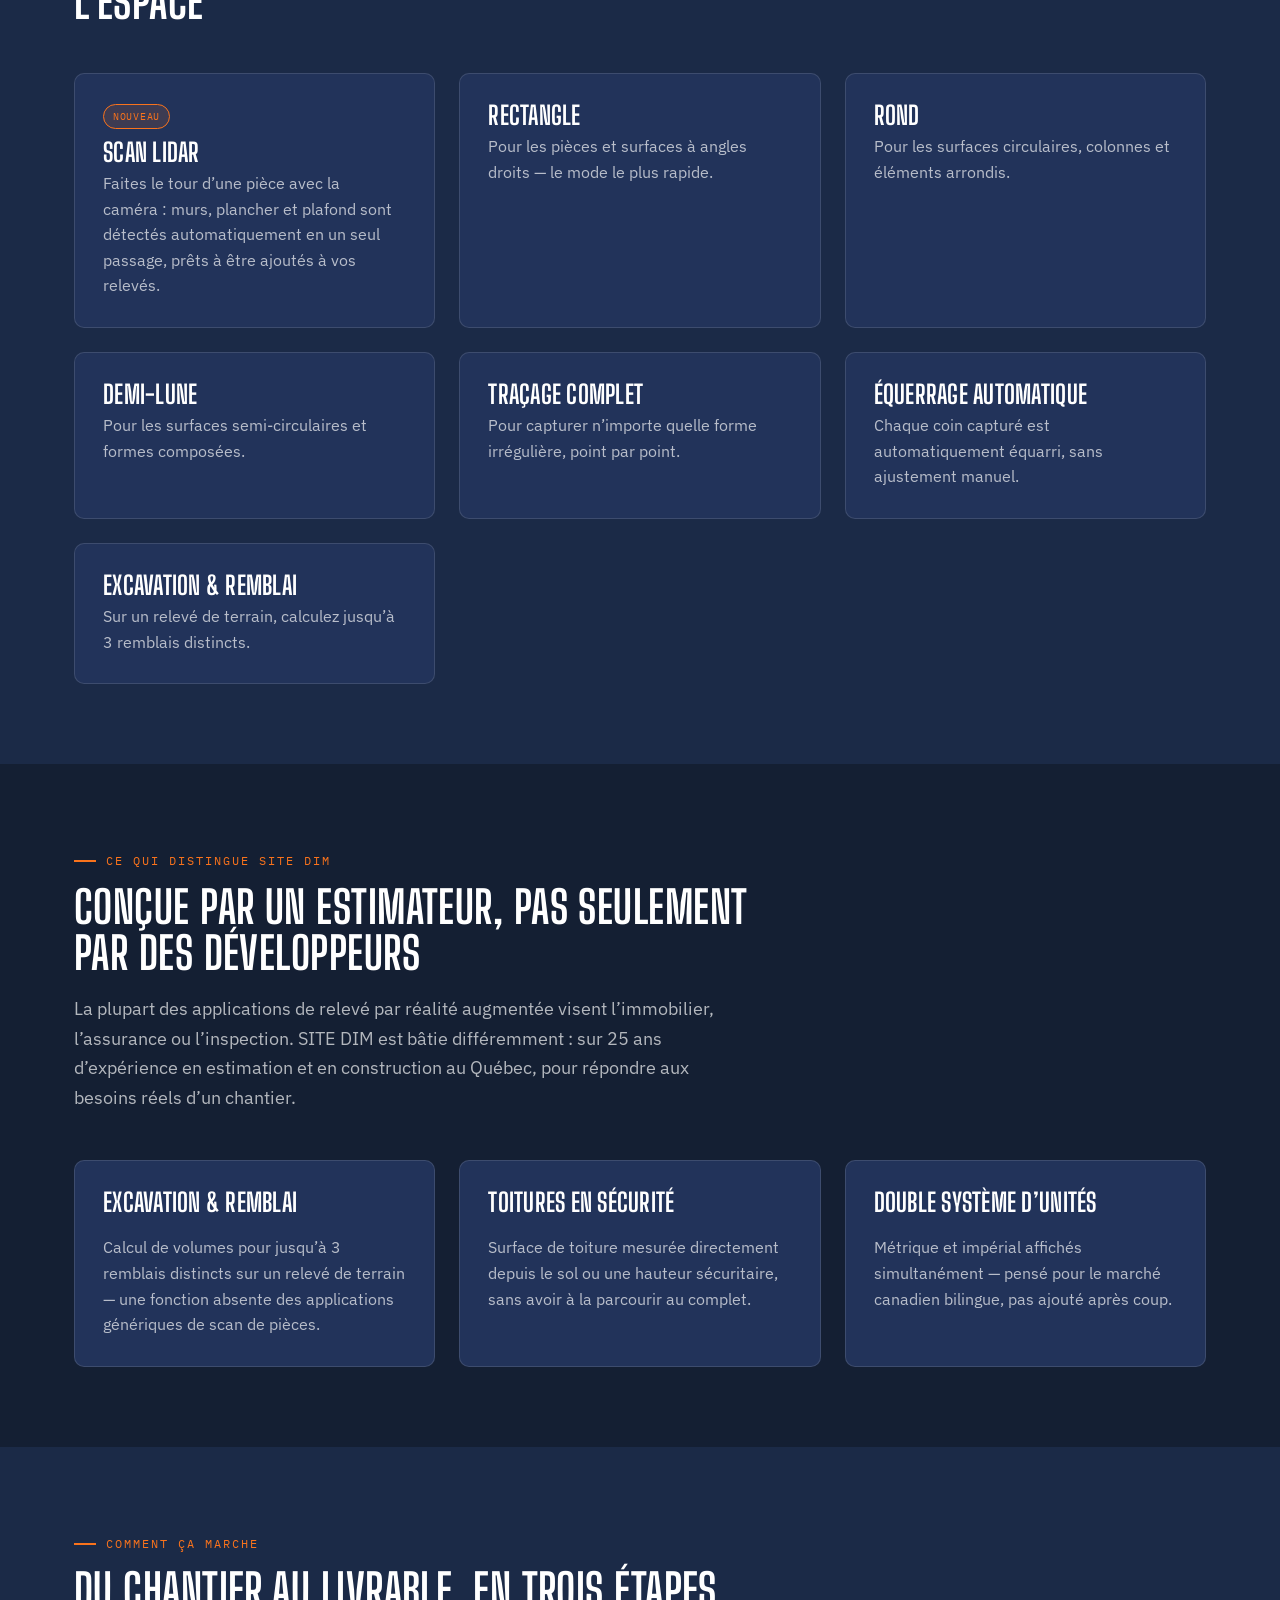
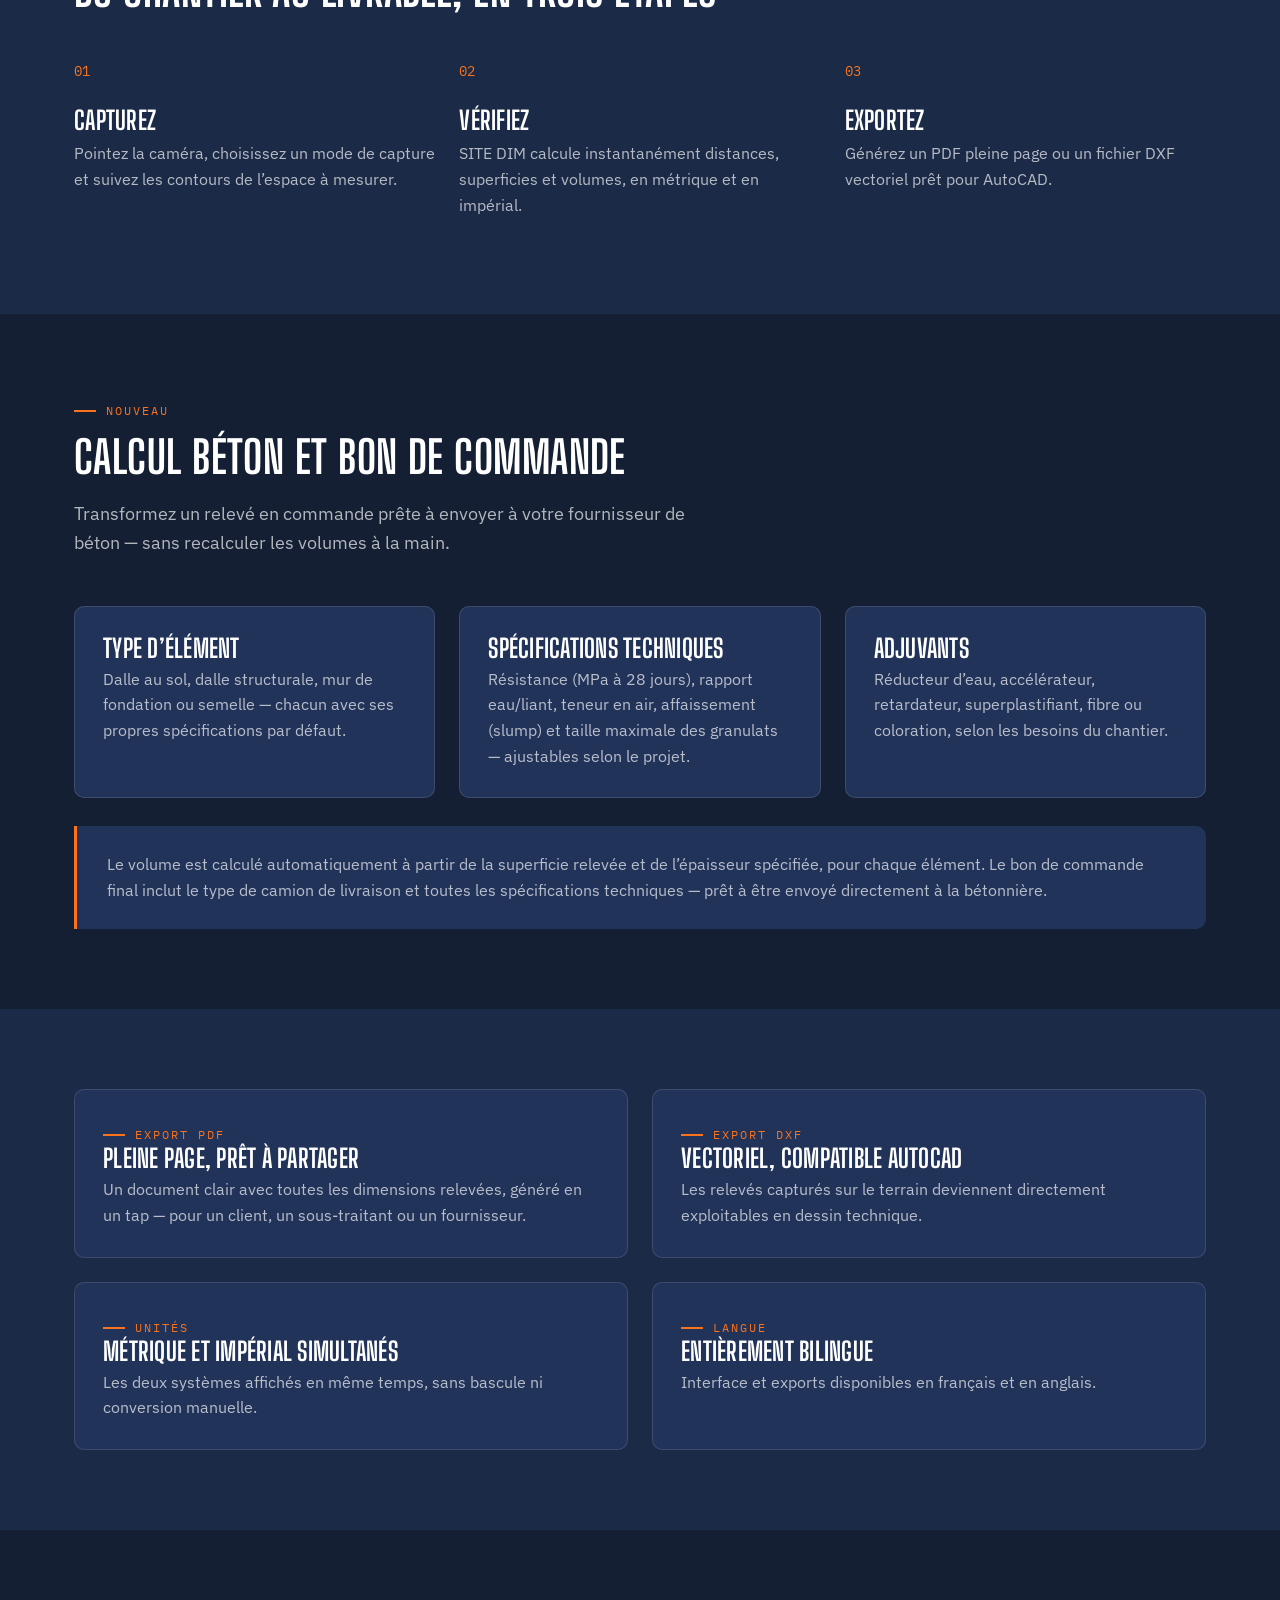
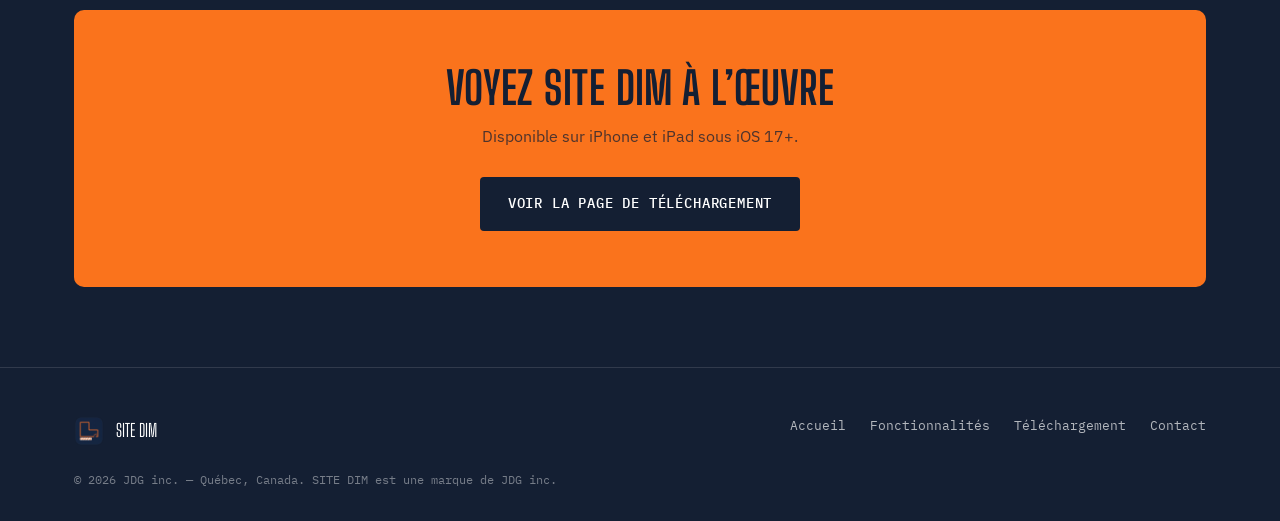
<file: fr/fonctionnalites.html>
<!DOCTYPE html>
<html lang="fr">
<head>
<meta charset="UTF-8">
<meta name="viewport" content="width=device-width, initial-scale=1">
<title>Fonctionnalités — SITE DIM</title>
<meta name="description" content="Découvrez les fonctionnalités de SITE DIM : mesure de murs, planchers, toitures et terrains, 4 modes de capture, équerrage automatique, exports PDF et DXF.">
<link rel="canonical" href="https://sitedim.netlify.app/fr/fonctionnalites.html">
<link rel="alternate" hreflang="fr" href="https://sitedim.netlify.app/fr/fonctionnalites.html">
<link rel="alternate" hreflang="en" href="https://sitedim.netlify.app/en/features.html">
<link rel="alternate" hreflang="x-default" href="https://sitedim.netlify.app/fr/fonctionnalites.html">

<meta property="og:type" content="website">
<meta property="og:site_name" content="SITE DIM">
<meta property="og:title" content="Fonctionnalités — SITE DIM">
<meta property="og:description" content="Découvrez les fonctionnalités de SITE DIM : mesure de murs, planchers, toitures et terrains, 4 modes de capture, équerrage automatique, exports PDF et DXF.">
<meta property="og:url" content="https://sitedim.netlify.app/fr/fonctionnalites.html">
<meta property="og:image" content="https://sitedim.netlify.app/assets/img/og-image-fr.png">
<meta property="og:image:width" content="1200">
<meta property="og:image:height" content="630">
<meta property="og:locale" content="fr_CA">
<meta property="og:locale:alternate" content="en_CA">

<meta name="twitter:card" content="summary_large_image">
<meta name="twitter:title" content="Fonctionnalités — SITE DIM">
<meta name="twitter:description" content="Découvrez les fonctionnalités de SITE DIM : mesure de murs, planchers, toitures et terrains, 4 modes de capture, équerrage automatique, exports PDF et DXF.">
<meta name="twitter:image" content="https://sitedim.netlify.app/assets/img/og-image-fr.png">
<link rel="icon" href="../assets/img/logo-mark.png">
<link rel="preconnect" href="https://fonts.googleapis.com">
<link rel="preconnect" href="https://fonts.gstatic.com" crossorigin>
<link href="https://fonts.googleapis.com/css2?family=Big+Shoulders+Display:wght@600;700;800&family=IBM+Plex+Sans:wght@400;500;600&family=IBM+Plex+Mono:wght@400;500&display=swap" rel="stylesheet">
<link rel="stylesheet" href="../assets/css/style.css">
</head>
<body>

<header class="site-header">
  <div class="container site-header__row">
    <a href="index.html" class="brand">
      <img src="../assets/img/logo-mark.png" alt="" class="brand-mark">
      Site Dim
    </a>
    <nav class="main-nav" id="main-nav">
      <ul class="main-nav__links">
        <li><a href="index.html">Accueil</a></li>
        <li><a href="fonctionnalites.html" aria-current="page">Fonctionnalités</a></li>
        <li><a href="telechargement.html">Téléchargement</a></li>
        <li><a href="contact.html">Contact</a></li>
      </ul>
    </nav>
    <div class="header-actions">
      <div class="lang-switch">
        <a href="fonctionnalites.html" class="active">FR</a>
        <a href="../en/features.html">EN</a>
      </div>
      <a href="telechargement.html" class="btn btn--primary">Télécharger</a>
      <button class="nav-toggle" aria-label="Menu" aria-expanded="false" aria-controls="main-nav">
        <span></span><span></span><span></span>
      </button>
    </div>
  </div>
</header>

<main>

  <section class="section--tight">
    <div class="container">
      <p class="eyebrow">Fonctionnalités</p>
      <h1>Tout ce qu&rsquo;il faut pour relever un chantier</h1>
      <p class="lead">La caméra de l&rsquo;iPhone ou de l&rsquo;iPad, utilisée pour capturer, calculer et exporter vos relevés — sans quitter l&rsquo;application. Fonctionne sur tous les iPhone; un capteur LiDAR, quand il est présent, débloque le mode Scan LiDAR.</p>
    </div>
  </section>

  <div class="ruler"></div>

  <section>
    <div class="container">
      <div class="section-head">
        <p class="eyebrow">Ce que vous pouvez mesurer</p>
        <h2>Six types de relevés, un seul appareil</h2>
      </div>
      <div class="grid-3">
        <div class="card card--feature">
          <h3>Murs</h3>
          <p>Superficie de chaque mur calculée automatiquement, ouvertures comprises.</p>
        </div>
        <div class="card card--feature">
          <h3>Planchers</h3>
          <p>Superficie au sol d&rsquo;une pièce, même de forme irrégulière.</p>
        </div>
        <div class="card card--feature">
          <h3>Plafonds</h3>
          <p>Relevé de plafond effectué dans le même passage que les murs.</p>
        </div>
        <div class="card card--feature">
          <h3>Toitures</h3>
          <p>Surface de toiture mesurée en sécurité, sans devoir la parcourir entièrement.</p>
        </div>
        <div class="card card--feature">
          <h3>Longueurs</h3>
          <p>Plinthes, moulures et autres éléments linéaires mesurés d&rsquo;un trait.</p>
        </div>
        <div class="card card--feature">
          <h3>Terrains</h3>
          <p>Superficie de terrain avec calcul d&rsquo;excavation et de remblai.</p>
        </div>
        <div class="card card--feature">
          <span class="card__badge">Nouveau</span>
          <h3>Calcul béton</h3>
          <p>Volume de béton calculé à partir de vos relevés, avec bon de commande détaillé prêt à envoyer à la bétonnière.</p>
        </div>
      </div>
    </div>
  </section>

  <section class="section--alt">
    <div class="container">
      <div class="section-head">
        <p class="eyebrow">Capture</p>
        <h2>5 modes adaptés à la forme réelle de l&rsquo;espace</h2>
      </div>
      <div class="grid-3">
        <div class="card">
          <span class="card__badge">Nouveau</span>
          <h3>Scan LiDAR</h3>
          <p>Faites le tour d&rsquo;une pièce avec la caméra&nbsp;: murs, plancher et plafond sont détectés automatiquement en un seul passage, prêts à être ajoutés à vos relevés.</p>
        </div>
        <div class="card">
          <h3>Rectangle</h3>
          <p>Pour les pièces et surfaces à angles droits — le mode le plus rapide.</p>
        </div>
        <div class="card">
          <h3>Rond</h3>
          <p>Pour les surfaces circulaires, colonnes et éléments arrondis.</p>
        </div>
        <div class="card">
          <h3>Demi-lune</h3>
          <p>Pour les surfaces semi-circulaires et formes composées.</p>
        </div>
        <div class="card">
          <h3>Traçage complet</h3>
          <p>Pour capturer n&rsquo;importe quelle forme irrégulière, point par point.</p>
        </div>
        <div class="card">
          <h3>Équerrage automatique</h3>
          <p>Chaque coin capturé est automatiquement équarri, sans ajustement manuel.</p>
        </div>
        <div class="card">
          <h3>Excavation &amp; remblai</h3>
          <p>Sur un relevé de terrain, calculez jusqu&rsquo;à 3 remblais distincts.</p>
        </div>
      </div>
    </div>
  </section>

  <section>
    <div class="container">
      <div class="section-head">
        <p class="eyebrow">Ce qui distingue SITE DIM</p>
        <h2>Conçue par un estimateur, pas seulement par des développeurs</h2>
        <p class="lead">La plupart des applications de relevé par réalité augmentée visent l&rsquo;immobilier, l&rsquo;assurance ou l&rsquo;inspection. SITE DIM est bâtie différemment&nbsp;: sur 25 ans d&rsquo;expérience en estimation et en construction au Québec, pour répondre aux besoins réels d&rsquo;un chantier.</p>
      </div>
      <div class="grid-3">
        <div class="card card--feature">
          <h3>Excavation &amp; remblai</h3>
          <p>Calcul de volumes pour jusqu&rsquo;à 3 remblais distincts sur un relevé de terrain — une fonction absente des applications génériques de scan de pièces.</p>
        </div>
        <div class="card card--feature">
          <h3>Toitures en sécurité</h3>
          <p>Surface de toiture mesurée directement depuis le sol ou une hauteur sécuritaire, sans avoir à la parcourir au complet.</p>
        </div>
        <div class="card card--feature">
          <h3>Double système d&rsquo;unités</h3>
          <p>Métrique et impérial affichés simultanément — pensé pour le marché canadien bilingue, pas ajouté après coup.</p>
        </div>
      </div>
    </div>
  </section>

  <section class="section--alt">
    <div class="container">
      <div class="section-head">
        <p class="eyebrow">Comment ça marche</p>
        <h2>Du chantier au livrable, en trois étapes</h2>
      </div>
      <div class="steps">
        <div class="step">
          <h3>Capturez</h3>
          <p>Pointez la caméra, choisissez un mode de capture et suivez les contours de l&rsquo;espace à mesurer.</p>
        </div>
        <div class="step">
          <h3>Vérifiez</h3>
          <p>SITE DIM calcule instantanément distances, superficies et volumes, en métrique et en impérial.</p>
        </div>
        <div class="step">
          <h3>Exportez</h3>
          <p>Générez un PDF pleine page ou un fichier DXF vectoriel prêt pour AutoCAD.</p>
        </div>
      </div>
    </div>
  </section>

  <section>
    <div class="container">
      <div class="section-head">
        <p class="eyebrow">Nouveau</p>
        <h2>Calcul béton et bon de commande</h2>
        <p class="lead">Transformez un relevé en commande prête à envoyer à votre fournisseur de béton — sans recalculer les volumes à la main.</p>
      </div>
      <div class="grid-3">
        <div class="card">
          <h3>Type d&rsquo;élément</h3>
          <p>Dalle au sol, dalle structurale, mur de fondation ou semelle — chacun avec ses propres spécifications par défaut.</p>
        </div>
        <div class="card">
          <h3>Spécifications techniques</h3>
          <p>Résistance (MPa à 28 jours), rapport eau/liant, teneur en air, affaissement (slump) et taille maximale des granulats — ajustables selon le projet.</p>
        </div>
        <div class="card">
          <h3>Adjuvants</h3>
          <p>Réducteur d&rsquo;eau, accélérateur, retardateur, superplastifiant, fibre ou coloration, selon les besoins du chantier.</p>
        </div>
      </div>
      <div class="callout" style="margin-top: 28px;">
        <p>Le volume est calculé automatiquement à partir de la superficie relevée et de l&rsquo;épaisseur spécifiée, pour chaque élément. Le bon de commande final inclut le type de camion de livraison et toutes les spécifications techniques — prêt à être envoyé directement à la bétonnière.</p>
      </div>
    </div>
  </section>

  <section class="section--alt">
    <div class="container">
      <div class="grid-2">
        <div class="card">
          <p class="eyebrow">Export PDF</p>
          <h3>Pleine page, prêt à partager</h3>
          <p>Un document clair avec toutes les dimensions relevées, généré en un tap — pour un client, un sous-traitant ou un fournisseur.</p>
        </div>
        <div class="card">
          <p class="eyebrow">Export DXF</p>
          <h3>Vectoriel, compatible AutoCAD</h3>
          <p>Les relevés capturés sur le terrain deviennent directement exploitables en dessin technique.</p>
        </div>
        <div class="card">
          <p class="eyebrow">Unités</p>
          <h3>Métrique et impérial simultanés</h3>
          <p>Les deux systèmes affichés en même temps, sans bascule ni conversion manuelle.</p>
        </div>
        <div class="card">
          <p class="eyebrow">Langue</p>
          <h3>Entièrement bilingue</h3>
          <p>Interface et exports disponibles en français et en anglais.</p>
        </div>
      </div>
    </div>
  </section>

  <section>
    <div class="container">
      <div class="cta-band">
        <h2>Voyez SITE DIM à l&rsquo;œuvre</h2>
        <p>Disponible sur iPhone et iPad sous iOS 17+.</p>
        <a href="telechargement.html" class="btn btn--primary">Voir la page de téléchargement</a>
      </div>
    </div>
  </section>

</main>

<footer class="site-footer">
  <div class="container">
    <div class="site-footer__row">
      <a href="index.html" class="site-footer__brand">
        <img src="../assets/img/logo-mark.png" alt="" class="brand-mark">
        Site Dim
      </a>
      <nav>
        <ul>
          <li><a href="index.html">Accueil</a></li>
          <li><a href="fonctionnalites.html">Fonctionnalités</a></li>
          <li><a href="telechargement.html">Téléchargement</a></li>
          <li><a href="contact.html">Contact</a></li>
        </ul>
      </nav>
    </div>
    <div class="site-footer__meta">
      &copy; 2026 JDG inc. — Québec, Canada. SITE DIM est une marque de JDG inc.
    </div>
  </div>
</footer>

<script src="../assets/js/main.js"></script>
</body>
</html>
</file>
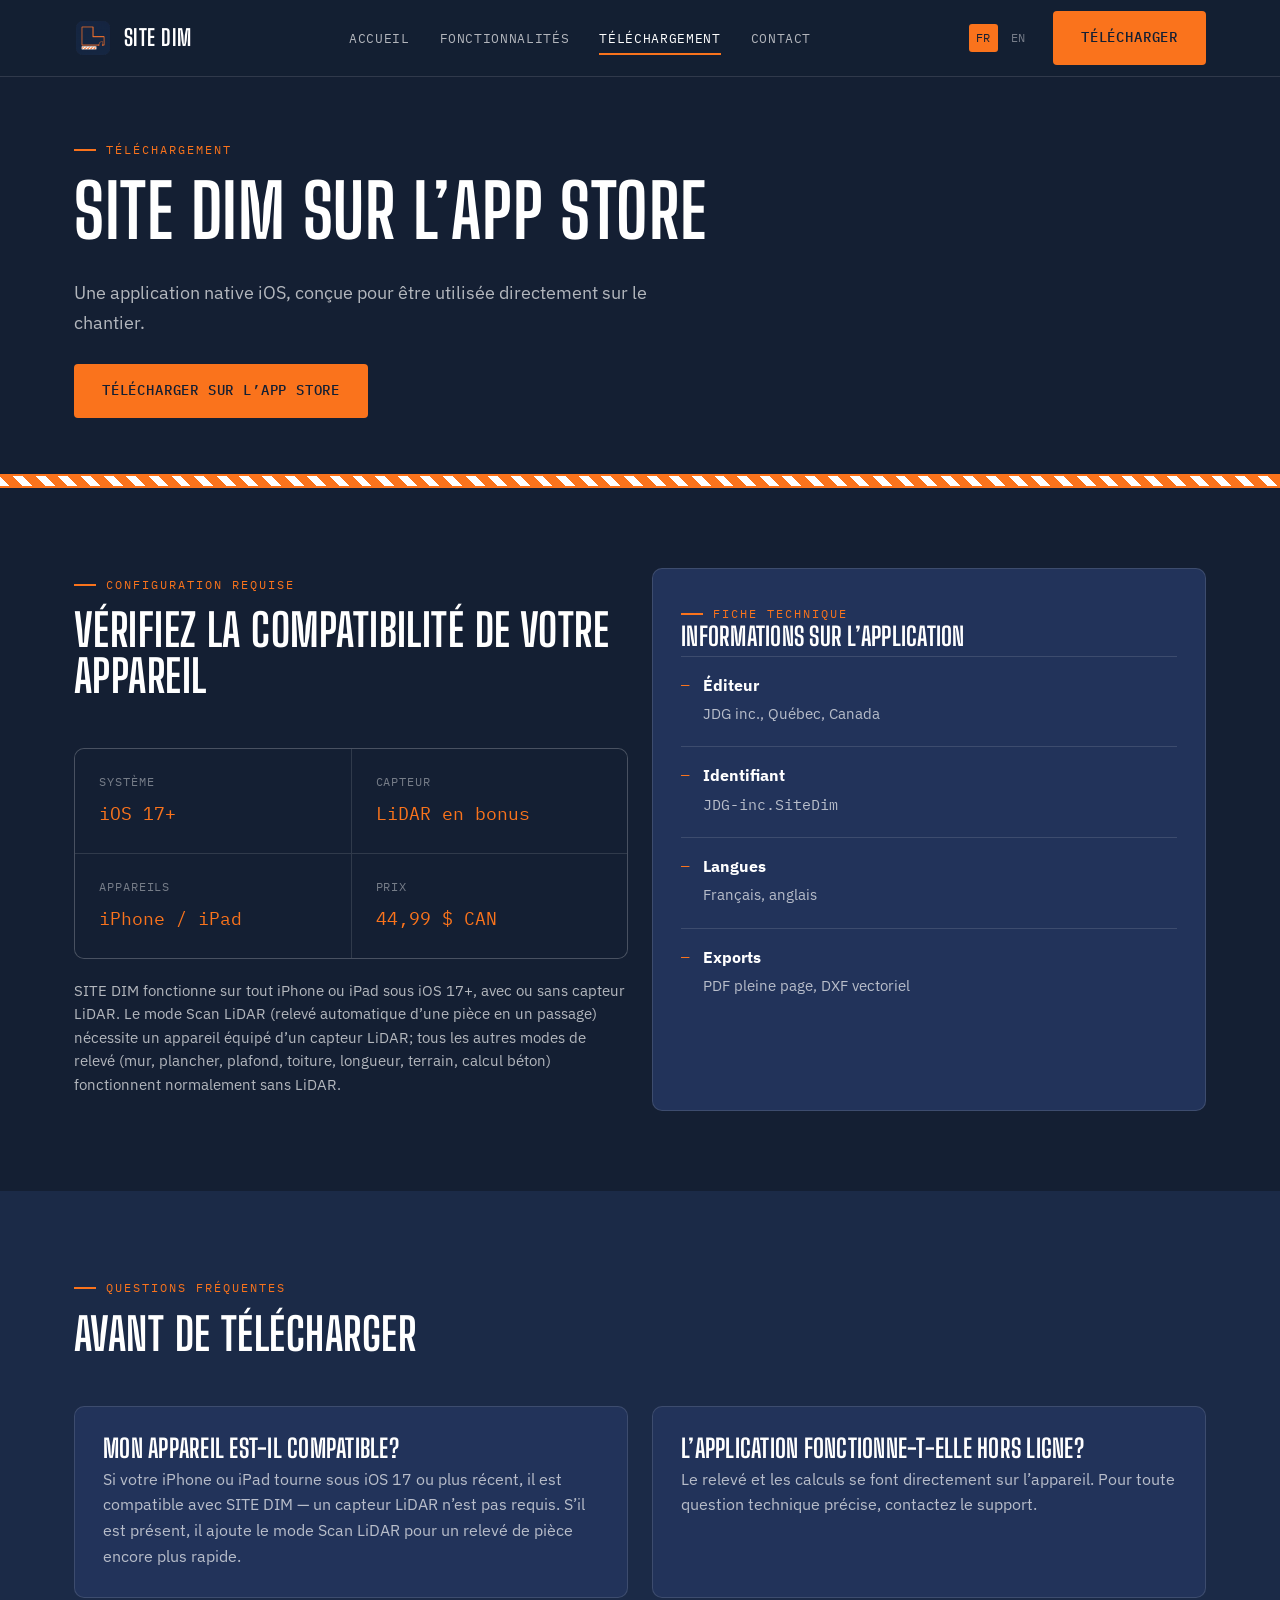
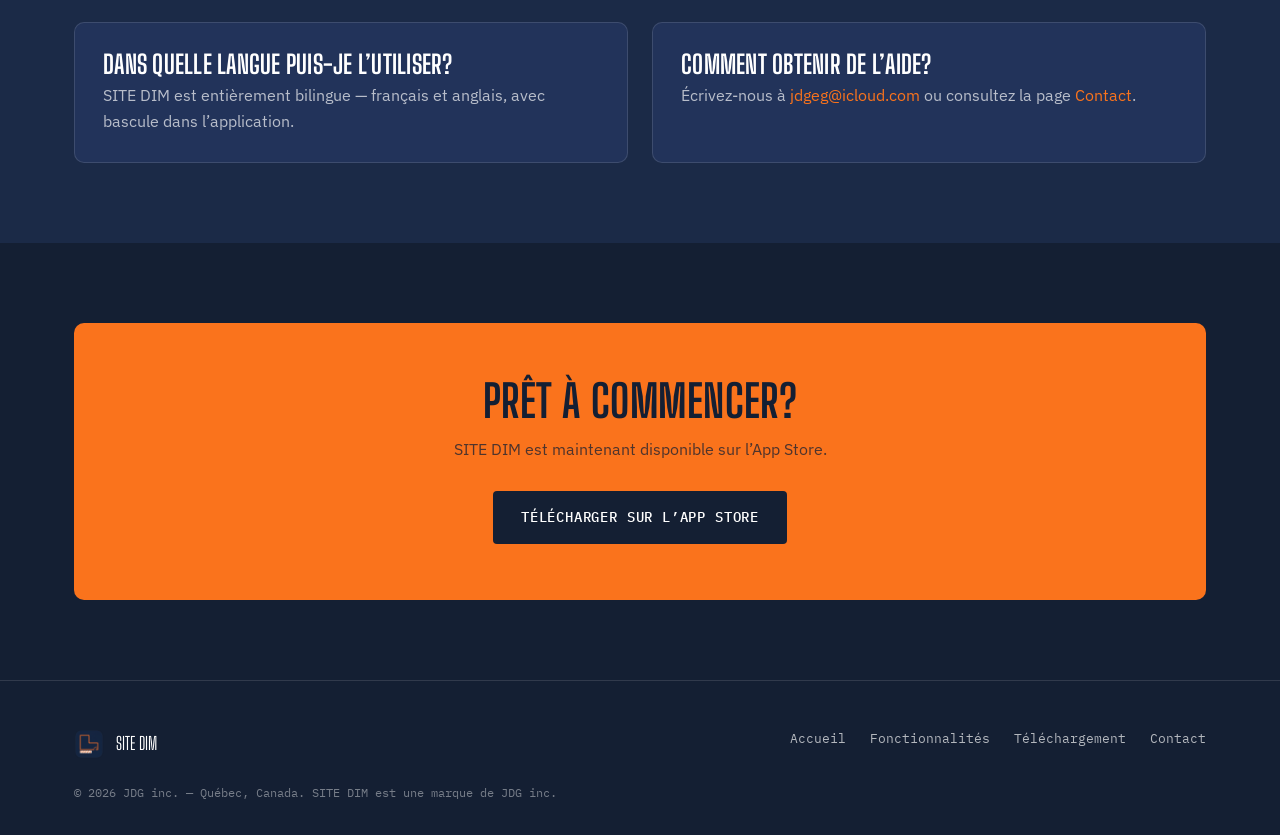
<file: fr/telechargement.html>
<!DOCTYPE html>
<html lang="fr">
<head>
<meta charset="UTF-8">
<meta name="viewport" content="width=device-width, initial-scale=1">
<title>Téléchargement — SITE DIM</title>
<meta name="description" content="Téléchargez SITE DIM sur l'App Store. iOS 17+, compatible avec tous les iPhone, 44,99 $ CAN. Application développée par JDG inc., Québec.">
<link rel="canonical" href="https://sitedim.netlify.app/fr/telechargement.html">
<link rel="alternate" hreflang="fr" href="https://sitedim.netlify.app/fr/telechargement.html">
<link rel="alternate" hreflang="en" href="https://sitedim.netlify.app/en/download.html">
<link rel="alternate" hreflang="x-default" href="https://sitedim.netlify.app/fr/telechargement.html">

<meta property="og:type" content="website">
<meta property="og:site_name" content="SITE DIM">
<meta property="og:title" content="Téléchargement — SITE DIM">
<meta property="og:description" content="Téléchargez SITE DIM sur l'App Store. iOS 17+, compatible avec tous les iPhone, 44,99 $ CAN. Application développée par JDG inc., Québec.">
<meta property="og:url" content="https://sitedim.netlify.app/fr/telechargement.html">
<meta property="og:image" content="https://sitedim.netlify.app/assets/img/og-image-fr.png">
<meta property="og:image:width" content="1200">
<meta property="og:image:height" content="630">
<meta property="og:locale" content="fr_CA">
<meta property="og:locale:alternate" content="en_CA">

<meta name="twitter:card" content="summary_large_image">
<meta name="twitter:title" content="Téléchargement — SITE DIM">
<meta name="twitter:description" content="Téléchargez SITE DIM sur l'App Store. iOS 17+, compatible avec tous les iPhone, 44,99 $ CAN. Application développée par JDG inc., Québec.">
<meta name="twitter:image" content="https://sitedim.netlify.app/assets/img/og-image-fr.png">
<link rel="icon" href="../assets/img/logo-mark.png">
<link rel="preconnect" href="https://fonts.googleapis.com">
<link rel="preconnect" href="https://fonts.gstatic.com" crossorigin>
<link href="https://fonts.googleapis.com/css2?family=Big+Shoulders+Display:wght@600;700;800&family=IBM+Plex+Sans:wght@400;500;600&family=IBM+Plex+Mono:wght@400;500&display=swap" rel="stylesheet">
<link rel="stylesheet" href="../assets/css/style.css">
</head>
<body>

<header class="site-header">
  <div class="container site-header__row">
    <a href="index.html" class="brand">
      <img src="../assets/img/logo-mark.png" alt="" class="brand-mark">
      Site Dim
    </a>
    <nav class="main-nav" id="main-nav">
      <ul class="main-nav__links">
        <li><a href="index.html">Accueil</a></li>
        <li><a href="fonctionnalites.html">Fonctionnalités</a></li>
        <li><a href="telechargement.html" aria-current="page">Téléchargement</a></li>
        <li><a href="contact.html">Contact</a></li>
      </ul>
    </nav>
    <div class="header-actions">
      <div class="lang-switch">
        <a href="telechargement.html" class="active">FR</a>
        <a href="../en/download.html">EN</a>
      </div>
      <a href="telechargement.html" class="btn btn--primary">Télécharger</a>
      <button class="nav-toggle" aria-label="Menu" aria-expanded="false" aria-controls="main-nav">
        <span></span><span></span><span></span>
      </button>
    </div>
  </div>
</header>

<main>

  <section class="section--tight">
    <div class="container">
      <p class="eyebrow">Téléchargement</p>
      <h1>SITE DIM sur l&rsquo;App Store</h1>
      <p class="lead">Une application native iOS, conçue pour être utilisée directement sur le chantier.</p>
      <a href="https://apps.apple.com/ca/app/site-dim/id6807966608?l=fr-CA" class="btn btn--primary" target="_blank" rel="noopener" style="margin-top: 8px;">Télécharger sur l&rsquo;App Store</a>
    </div>
  </section>

  <div class="ruler"></div>

  <section>
    <div class="container">
      <div class="grid-2">
        <div>
          <div class="section-head">
            <p class="eyebrow">Configuration requise</p>
            <h2>Vérifiez la compatibilité de votre appareil</h2>
          </div>
          <div class="specs" style="grid-template-columns: repeat(2, 1fr);">
            <div class="specs__item"><div class="label">Système</div><div class="value">iOS 17+</div></div>
            <div class="specs__item"><div class="label">Capteur</div><div class="value">LiDAR en bonus</div></div>
            <div class="specs__item"><div class="label">Appareils</div><div class="value">iPhone / iPad</div></div>
            <div class="specs__item"><div class="label">Prix</div><div class="value">44,99 $ CAN</div></div>
          </div>
          <p style="margin-top: 20px; font-size: 0.92rem;">SITE DIM fonctionne sur tout iPhone ou iPad sous iOS 17+, avec ou sans capteur LiDAR. Le mode Scan LiDAR (relevé automatique d&rsquo;une pièce en un passage) nécessite un appareil équipé d&rsquo;un capteur LiDAR; tous les autres modes de relevé (mur, plancher, plafond, toiture, longueur, terrain, calcul béton) fonctionnent normalement sans LiDAR.</p>
        </div>
        <div class="card">
          <p class="eyebrow">Fiche technique</p>
          <h3>Informations sur l&rsquo;application</h3>
          <ul class="advantage-list" style="grid-template-columns: 1fr;">
            <li><span class="num">—</span><div><strong>Éditeur</strong><p>JDG inc., Québec, Canada</p></div></li>
            <li><span class="num">—</span><div><strong>Identifiant</strong><p style="font-family: var(--font-mono);">JDG-inc.SiteDim</p></div></li>
            <li><span class="num">—</span><div><strong>Langues</strong><p>Français, anglais</p></div></li>
            <li><span class="num">—</span><div><strong>Exports</strong><p>PDF pleine page, DXF vectoriel</p></div></li>
          </ul>
        </div>
      </div>
    </div>
  </section>

  <section class="section--alt">
    <div class="container">
      <div class="section-head">
        <p class="eyebrow">Questions fréquentes</p>
        <h2>Avant de télécharger</h2>
      </div>
      <div class="grid-2">
        <div class="card">
          <h3>Mon appareil est-il compatible?</h3>
          <p>Si votre iPhone ou iPad tourne sous iOS 17 ou plus récent, il est compatible avec SITE DIM — un capteur LiDAR n&rsquo;est pas requis. S&rsquo;il est présent, il ajoute le mode Scan LiDAR pour un relevé de pièce encore plus rapide.</p>
        </div>
        <div class="card">
          <h3>L&rsquo;application fonctionne-t-elle hors ligne?</h3>
          <p>Le relevé et les calculs se font directement sur l&rsquo;appareil. Pour toute question technique précise, contactez le support.</p>
        </div>
        <div class="card">
          <h3>Dans quelle langue puis-je l&rsquo;utiliser?</h3>
          <p>SITE DIM est entièrement bilingue — français et anglais, avec bascule dans l&rsquo;application.</p>
        </div>
        <div class="card">
          <h3>Comment obtenir de l&rsquo;aide?</h3>
          <p>Écrivez-nous à <a href="mailto:jdgeg@icloud.com" style="color: var(--orange);">jdgeg@icloud.com</a> ou consultez la page <a href="contact.html" style="color: var(--orange);">Contact</a>.</p>
        </div>
      </div>
    </div>
  </section>

  <section>
    <div class="container">
      <div class="cta-band">
        <h2>Prêt à commencer?</h2>
        <p>SITE DIM est maintenant disponible sur l&rsquo;App Store.</p>
        <a href="https://apps.apple.com/ca/app/site-dim/id6807966608?l=fr-CA" class="btn btn--primary" target="_blank" rel="noopener">Télécharger sur l&rsquo;App Store</a>
      </div>
    </div>
  </section>

</main>

<footer class="site-footer">
  <div class="container">
    <div class="site-footer__row">
      <a href="index.html" class="site-footer__brand">
        <img src="../assets/img/logo-mark.png" alt="" class="brand-mark">
        Site Dim
      </a>
      <nav>
        <ul>
          <li><a href="index.html">Accueil</a></li>
          <li><a href="fonctionnalites.html">Fonctionnalités</a></li>
          <li><a href="telechargement.html">Téléchargement</a></li>
          <li><a href="contact.html">Contact</a></li>
        </ul>
      </nav>
    </div>
    <div class="site-footer__meta">
      &copy; 2026 JDG inc. — Québec, Canada. SITE DIM est une marque de JDG inc.
    </div>
  </div>
</footer>

<script src="../assets/js/main.js"></script>
</body>
</html>
</file>
<file: assets/css/style.css>
/* ============================================================
   SITE DIM — Design system
   Navy #141F33 / Orange #FA731C / White
   Big Shoulders Display (titres) — IBM Plex Sans (texte) — IBM Plex Mono (données)
   ============================================================ */

:root {
  --navy: #141F33;
  --navy-700: #1B2A47;
  --navy-600: #22335A;
  --navy-500: #2C4170;
  --orange: #FA731C;
  --orange-dark: #D65E10;
  --white: #FFFFFF;
  --ink-muted: rgba(255, 255, 255, 0.68);
  --ink-faint: rgba(255, 255, 255, 0.42);
  --line: rgba(255, 255, 255, 0.12);

  --font-display: "Big Shoulders Display", "Arial Narrow", sans-serif;
  --font-body: "IBM Plex Sans", -apple-system, BlinkMacSystemFont, sans-serif;
  --font-mono: "IBM Plex Mono", ui-monospace, SFMono-Regular, monospace;

  --container: 1180px;
  --radius: 10px;
}

* { box-sizing: border-box; }
html { scroll-behavior: smooth; }

body {
  margin: 0;
  background: var(--navy);
  color: var(--white);
  font-family: var(--font-body);
  font-size: 16px;
  line-height: 1.6;
  -webkit-font-smoothing: antialiased;
}

img, svg { max-width: 100%; display: block; }

a { color: inherit; text-decoration: none; }

.container {
  width: 100%;
  max-width: var(--container);
  margin: 0 auto;
  padding: 0 24px;
}

h1, h2, h3, h4 {
  font-family: var(--font-display);
  font-weight: 700;
  text-transform: uppercase;
  letter-spacing: 0.01em;
  line-height: 1.02;
  margin: 0 0 0.4em;
}

h1 { font-size: clamp(2.6rem, 6vw, 4.6rem); }
h2 { font-size: clamp(1.9rem, 4vw, 2.8rem); }
h3 { font-size: clamp(1.3rem, 2.4vw, 1.6rem); }

p { margin: 0 0 1em; color: var(--ink-muted); }

.eyebrow {
  font-family: var(--font-mono);
  font-size: 0.78rem;
  letter-spacing: 0.16em;
  text-transform: uppercase;
  color: var(--orange);
  display: inline-flex;
  align-items: center;
  gap: 10px;
  margin-bottom: 14px;
}
.eyebrow::before {
  content: "";
  width: 22px;
  height: 2px;
  background: var(--orange);
}

.lead {
  font-size: 1.15rem;
  color: var(--ink-muted);
  max-width: 640px;
}

/* ---------- Ruler motif ---------- */
.ruler {
  height: 14px;
  border-top: 2px solid var(--orange);
  border-bottom: 2px solid var(--orange);
  background: repeating-linear-gradient(
    45deg,
    var(--white) 0 6px,
    var(--white) 6px 7px,
    var(--orange) 7px 15px,
    var(--orange) 15px 16px
  );
  background-color: var(--white);
}
.ruler--thin { height: 8px; border-width: 1px; }

/* ---------- Buttons ---------- */
.btn {
  display: inline-flex;
  align-items: center;
  justify-content: center;
  gap: 10px;
  font-family: var(--font-mono);
  font-size: 0.85rem;
  font-weight: 500;
  letter-spacing: 0.06em;
  text-transform: uppercase;
  padding: 14px 26px;
  border-radius: 4px;
  border: 2px solid transparent;
  cursor: pointer;
  transition: transform 0.15s ease, background 0.15s ease, border-color 0.15s ease, color 0.15s ease;
  white-space: nowrap;
}
.btn:hover { transform: translateY(-2px); }

.btn--primary {
  background: var(--orange);
  color: var(--navy);
}
.btn--primary:hover { background: #ff8438; }

.btn--outline {
  border-color: var(--orange);
  color: var(--white);
  background: transparent;
}
.btn--outline:hover { border-color: var(--white); }

.btn--ghost {
  color: var(--ink-muted);
  padding: 10px 0;
}
.btn--ghost:hover { color: var(--white); transform: none; }

/* ---------- Header ---------- */
.site-header {
  position: sticky;
  top: 0;
  z-index: 100;
  background: rgba(20, 31, 51, 0.97);
  border-bottom: 1px solid var(--line);
}
.site-header__row {
  display: flex;
  align-items: center;
  justify-content: space-between;
  height: 76px;
  gap: 24px;
}

.brand {
  display: flex;
  align-items: center;
  gap: 12px;
  font-family: var(--font-display);
  font-size: 1.4rem;
  font-weight: 700;
  letter-spacing: 0.02em;
  text-transform: uppercase;
}
.brand-mark {
  width: 38px;
  height: 38px;
  flex-shrink: 0;
}

.main-nav {
  display: flex;
  align-items: center;
  gap: 34px;
}
.main-nav__links {
  display: flex;
  gap: 30px;
  list-style: none;
  margin: 0;
  padding: 0;
  font-family: var(--font-mono);
  font-size: 0.82rem;
  letter-spacing: 0.05em;
  text-transform: uppercase;
}
.main-nav__links a {
  color: var(--ink-muted);
  position: relative;
  padding: 6px 0;
}
.main-nav__links a:hover,
.main-nav__links a[aria-current="page"] { color: var(--white); }
.main-nav__links a[aria-current="page"]::after {
  content: "";
  position: absolute;
  left: 0; right: 0; bottom: -2px;
  height: 2px;
  background: var(--orange);
}

.lang-switch {
  display: flex;
  align-items: center;
  gap: 6px;
  font-family: var(--font-mono);
  font-size: 0.78rem;
  letter-spacing: 0.05em;
}
.lang-switch a {
  padding: 4px 7px;
  color: var(--ink-faint);
  border-radius: 3px;
}
.lang-switch a.active { color: var(--navy); background: var(--orange); }
.lang-switch a:not(.active):hover { color: var(--white); }

.nav-toggle {
  display: none;
  flex-direction: column;
  gap: 5px;
  background: none;
  border: none;
  cursor: pointer;
  padding: 8px;
}
.nav-toggle span {
  width: 24px;
  height: 2px;
  background: var(--white);
}

.header-actions {
  display: flex;
  align-items: center;
  gap: 20px;
}

/* ---------- Hero ---------- */
.hero {
  padding: 90px 0 70px;
  position: relative;
  overflow: hidden;
}

/* ---------- Top banner (home page) ---------- */
.top-banner { padding: 32px 0 0; }
.top-banner img {
  display: block;
  width: 100%;
  height: auto;
  border-radius: var(--radius);
  border: 1px solid var(--line);
  box-shadow: 0 24px 60px rgba(0, 0, 0, 0.35);
}
.top-banner + .hero { padding-top: 56px; }
.hero__grid {
  display: grid;
  grid-template-columns: 1.1fr 0.9fr;
  gap: 56px;
  align-items: center;
}
.hero h1 { margin-bottom: 20px; }
.hero .lead { margin-bottom: 34px; }
.hero__actions {
  display: flex;
  flex-wrap: wrap;
  gap: 16px;
  align-items: center;
  margin-bottom: 34px;
}
.hero__meta {
  display: flex;
  gap: 28px;
  flex-wrap: wrap;
  font-family: var(--font-mono);
  font-size: 0.8rem;
  color: var(--ink-faint);
}
.hero__meta strong { color: var(--white); font-weight: 500; }

.hero__visual {
  position: relative;
  aspect-ratio: 4 / 5;
  border-radius: var(--radius);
  background: linear-gradient(160deg, var(--navy-600), var(--navy-700));
  border: 1px solid var(--line);
  overflow: hidden;
  display: flex;
  align-items: center;
  justify-content: center;
}
.hero__visual .plan {
  width: 78%;
}

/* ---------- Sections ---------- */
section { padding: 80px 0; }
.section--tight { padding: 56px 0; }
.section--alt { background: var(--navy-700); }
.section-head {
  max-width: 700px;
  margin-bottom: 48px;
}

/* ---------- Cards / Grid ---------- */
.grid-3 {
  display: grid;
  grid-template-columns: repeat(3, 1fr);
  gap: 24px;
}
.grid-2 {
  display: grid;
  grid-template-columns: repeat(2, 1fr);
  gap: 24px;
}

.card {
  background: var(--navy-600);
  border: 1px solid var(--line);
  border-radius: var(--radius);
  padding: 28px;
}
.card--feature {
  display: flex;
  flex-direction: column;
  gap: 14px;
}
.card__icon {
  width: 42px;
  height: 42px;
  color: var(--orange);
}
.card h3 { margin-bottom: 6px; }
.card p { margin: 0; }

/* ---------- Theme tabs (21 avantages) ---------- */
.theme-tabs {
  display: flex;
  flex-wrap: wrap;
  gap: 10px;
  margin-bottom: 32px;
}
.theme-tab {
  font-family: var(--font-mono);
  font-size: 0.78rem;
  letter-spacing: 0.05em;
  text-transform: uppercase;
  padding: 10px 16px;
  border: 1px solid var(--line);
  border-radius: 999px;
  background: transparent;
  color: var(--ink-muted);
  cursor: pointer;
  transition: all 0.15s ease;
}
.theme-tab:hover { border-color: var(--orange); color: var(--white); }
.theme-tab.active {
  background: var(--orange);
  border-color: var(--orange);
  color: var(--navy);
}

.theme-panel { display: none; }
.theme-panel.active { display: block; animation: fade-in 0.25s ease; }
@keyframes fade-in { from { opacity: 0; transform: translateY(6px); } to { opacity: 1; transform: translateY(0); } }

.advantage-list {
  list-style: none;
  margin: 0;
  padding: 0;
  display: grid;
  grid-template-columns: repeat(2, 1fr);
  gap: 20px 32px;
}
.advantage-list li {
  display: flex;
  gap: 14px;
  align-items: flex-start;
  border-top: 1px solid var(--line);
  padding-top: 16px;
}
.advantage-list .num {
  font-family: var(--font-mono);
  color: var(--orange);
  font-size: 0.85rem;
  flex-shrink: 0;
  padding-top: 2px;
}
.advantage-list strong { display: block; color: var(--white); margin-bottom: 4px; }
.advantage-list p { margin: 0; font-size: 0.94rem; }

/* ---------- What's new ---------- */
.card--new {
  border-color: var(--orange);
  background: linear-gradient(160deg, var(--navy-600), var(--navy-700));
}
.badge-new {
  display: inline-flex;
  align-items: center;
  gap: 8px;
  font-family: var(--font-mono);
  font-size: 0.72rem;
  font-weight: 500;
  letter-spacing: 0.08em;
  text-transform: uppercase;
  background: var(--orange);
  color: var(--navy);
  padding: 6px 14px;
  border-radius: 999px;
}
.card__badge {
  display: inline-block;
  font-family: var(--font-mono);
  font-size: 0.65rem;
  letter-spacing: 0.07em;
  text-transform: uppercase;
  color: var(--orange);
  background: rgba(250, 115, 28, 0.12);
  border: 1px solid var(--orange);
  padding: 3px 9px;
  border-radius: 999px;
  margin-bottom: 10px;
}
.changelog-list {
  list-style: none;
  margin: 18px 0 0;
  padding: 18px 0 0;
  border-top: 1px solid var(--line);
  display: flex;
  flex-direction: column;
  gap: 10px;
}
.changelog-list li {
  padding-left: 20px;
  position: relative;
  color: var(--ink-muted);
  font-size: 0.94rem;
}
.changelog-list li::before {
  content: "\2014";
  position: absolute;
  left: 0;
  color: var(--orange);
}

/* ---------- Callout / positioning note ---------- */
.callout {
  border-left: 3px solid var(--orange);
  background: var(--navy-600);
  border-radius: 0 var(--radius) var(--radius) 0;
  padding: 26px 30px;
}
.callout p:last-child { margin: 0; }
.callout strong { color: var(--white); }

/* ---------- Stats / specs strip ---------- */
.specs {
  display: grid;
  grid-template-columns: repeat(4, 1fr);
  gap: 1px;
  background: var(--line);
  border: 1px solid var(--line);
  border-radius: var(--radius);
  overflow: hidden;
}
.specs__item {
  background: var(--navy);
  padding: 24px;
}
.specs__item .label {
  font-family: var(--font-mono);
  font-size: 0.72rem;
  letter-spacing: 0.08em;
  text-transform: uppercase;
  color: var(--ink-faint);
  margin-bottom: 8px;
}
.specs__item .value {
  font-family: var(--font-mono);
  font-size: 1.15rem;
  color: var(--orange);
}

/* ---------- Steps ---------- */
.steps {
  display: grid;
  grid-template-columns: repeat(3, 1fr);
  gap: 24px;
  counter-reset: step;
}
.step {
  position: relative;
  padding-top: 46px;
}
.step::before {
  counter-increment: step;
  content: "0" counter(step);
  font-family: var(--font-mono);
  font-size: 0.85rem;
  color: var(--orange);
  position: absolute;
  top: 0; left: 0;
}
.step h3 { margin-bottom: 8px; }

/* ---------- CTA band ---------- */
.cta-band {
  background: var(--orange);
  color: var(--navy);
  border-radius: var(--radius);
  padding: 56px;
  text-align: center;
}
.cta-band h2 { color: var(--navy); margin-bottom: 12px; }
.cta-band p { color: rgba(20,31,51,0.75); max-width: 520px; margin: 0 auto 28px; }
.cta-band .btn--outline { border-color: var(--navy); color: var(--navy); }
.cta-band .btn--outline:hover { background: var(--navy); color: var(--white); }
.cta-band .btn--primary { background: var(--navy); color: var(--white); }
.cta-band .btn--primary:hover { background: #0c1526; }

/* ---------- App Store badge / pending ---------- */
.store-badge {
  display: inline-flex;
  align-items: center;
  gap: 12px;
  border: 1px solid var(--line);
  border-radius: 6px;
  padding: 12px 20px;
  font-family: var(--font-mono);
  font-size: 0.82rem;
  color: var(--ink-muted);
}
.store-badge .dot {
  width: 8px; height: 8px; border-radius: 50%;
  background: var(--orange);
  animation: pulse 1.6s infinite ease-in-out;
}
@keyframes pulse { 0%,100% { opacity: 1; } 50% { opacity: 0.35; } }

/* ---------- Contact ---------- */
.contact-grid {
  display: grid;
  grid-template-columns: 1fr 1fr;
  gap: 40px;
}
.contact-block h3 { margin-bottom: 10px; }
.contact-block .value {
  font-family: var(--font-mono);
  color: var(--orange);
  font-size: 1.05rem;
}

/* ---------- Footer ---------- */
.site-footer {
  border-top: 1px solid var(--line);
  padding: 48px 0 32px;
}
.site-footer__row {
  display: flex;
  justify-content: space-between;
  align-items: flex-start;
  flex-wrap: wrap;
  gap: 32px;
}
.site-footer__brand {
  display: flex;
  align-items: center;
  gap: 12px;
  font-family: var(--font-display);
  text-transform: uppercase;
  font-size: 1.1rem;
}
.site-footer__brand .brand-mark { width: 30px; height: 30px; }
.site-footer nav ul {
  list-style: none;
  margin: 0;
  padding: 0;
  display: flex;
  gap: 24px;
  font-family: var(--font-mono);
  font-size: 0.8rem;
  color: var(--ink-muted);
}
.site-footer nav a:hover { color: var(--white); }
.site-footer__meta {
  font-family: var(--font-mono);
  font-size: 0.75rem;
  color: var(--ink-faint);
  margin-top: 24px;
}

/* ---------- Responsive ---------- */
@media (max-width: 900px) {
  .hero__grid { grid-template-columns: 1fr; }
  .hero__visual { order: -1; max-width: 380px; margin: 0 auto; }
  .grid-3 { grid-template-columns: 1fr 1fr; }
  .specs { grid-template-columns: repeat(2, 1fr); }
  .steps { grid-template-columns: 1fr; }
  .contact-grid { grid-template-columns: 1fr; }
  .advantage-list { grid-template-columns: 1fr; }
}

@media (max-width: 720px) {
  .top-banner { padding-top: 20px; }
  .top-banner + .hero { padding-top: 32px; }
  .main-nav { position: fixed; inset: 76px 0 0 0; background: var(--navy); flex-direction: column; align-items: flex-start; padding: 32px 24px; gap: 28px; transform: translateX(100%); transition: transform 0.25s ease; overflow-y: auto; }
  .main-nav.open { transform: translateX(0); }
  .main-nav__links { flex-direction: column; gap: 20px; font-size: 1rem; }
  .nav-toggle { display: flex; }
  .header-actions .btn--primary { display: none; }
  .grid-3, .grid-2 { grid-template-columns: 1fr; }
  .site-footer__row { flex-direction: column; }
}

@media (max-width: 480px) {
  .cta-band { padding: 36px 22px; }
}
</file>
